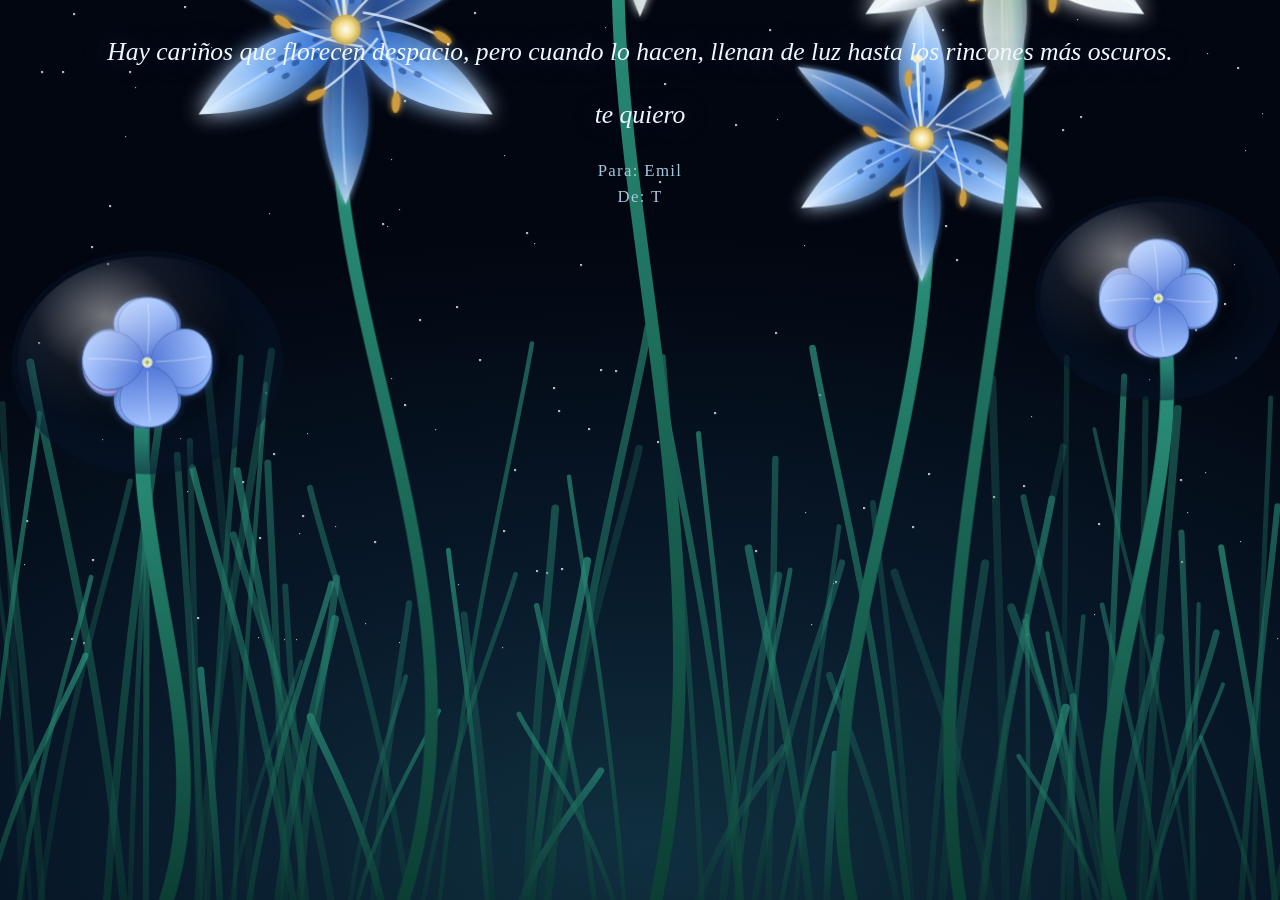
<file: emil/index.html>
<!DOCTYPE html>
<html lang="es">
<head>
<meta charset="UTF-8">
<meta name="viewport" content="width=device-width, initial-scale=1, viewport-fit=cover">
<title>Para Emil</title>
<style>
  *{margin:0;padding:0;box-sizing:border-box}

  body{
    min-height:100svh;
    background:radial-gradient(95% 68% at 50% 94%, #10303f 0%, #08192a 45%, #020610 100%);
    overflow:hidden;
    font-family:ui-serif, Georgia, "Times New Roman", serif;
  }
  .escena{position:relative;height:100svh;width:100%;overflow:hidden}
  .escena, svg.jardin{padding-bottom:env(safe-area-inset-bottom)}

  .estrella{position:absolute;border-radius:50%;background:#fff;will-change:transform,opacity;animation:titilar 5s ease-in-out infinite}
  @keyframes titilar{0%,100%{opacity:.12;transform:scale(.7)}50%{opacity:.85;transform:scale(1.25)}}

  .luz{
    position:absolute;width:3px;height:3px;border-radius:50%;
    background:#e2f2ff;box-shadow:0 0 10px 3px rgba(190,225,255,.5);
    opacity:0;will-change:transform,opacity;animation:flotar 13s ease-in-out infinite;
  }
  @keyframes flotar{
    0%{opacity:0;transform:translate(0,0)}
    15%{opacity:.8}70%{opacity:.35}
    100%{opacity:0;transform:translate(55px,-190px)}
  }

  svg.jardin{position:absolute;inset:0;width:100%;height:100%;display:block;z-index:1}

  .trazo{
    fill:none;stroke-linecap:round;
    stroke-dasharray:var(--l);stroke-dashoffset:var(--l);
    animation:dibujar 2.4s cubic-bezier(.22,.68,.24,1) forwards;
  }
  @keyframes dibujar{to{stroke-dashoffset:0}}

  .hoja{
    transform-box:fill-box;transform-origin:0% 50%;
    transform:scale(0);opacity:0;
    animation:desplegarHoja 1.2s cubic-bezier(.2,.9,.25,1) forwards;
  }
  @keyframes desplegarHoja{
    0%{transform:scale(.05) rotate(-16deg);opacity:0}
    60%{opacity:.95}
    100%{transform:scale(1) rotate(0);opacity:.95}
  }

  .planta{transform-box:view-box;will-change:transform;animation:mecer 8s ease-in-out infinite}
  @keyframes mecer{0%,100%{transform:rotate(-1deg)}50%{transform:rotate(1deg)}}

  /* pétalo de lirio: se abre y luego se recurva hacia atrás */
  .petalo{
    transform-box:fill-box;transform-origin:50% 100%;
    transform:rotate(calc(var(--a) * .25)) scale(.05);opacity:0;
    animation:abrirLirio 2.1s cubic-bezier(.16,.85,.24,1) forwards;
    animation-delay:var(--d);
  }
  @keyframes abrirLirio{
    0%{transform:rotate(calc(var(--a) * .25)) scale(.05) skewX(0deg);opacity:0}
    20%{opacity:1}
    55%{transform:rotate(calc(var(--a) * .95)) scale(.85) skewX(2deg)}
    100%{transform:rotate(var(--a)) scale(1) skewX(0deg);opacity:1}
  }

  .florcita{
    transform-box:fill-box;transform-origin:50% 50%;
    transform:scale(.05) rotate(-35deg);opacity:0;
    animation:abrirFlorcita 1.3s cubic-bezier(.2,1.3,.35,1) forwards;
    animation-delay:var(--d);
  }
  @keyframes abrirFlorcita{
    0%{transform:scale(.05) rotate(-35deg);opacity:0}
    100%{transform:scale(1) rotate(0);opacity:1}
  }

  .volumen{opacity:0;animation:aparecer 1.6s ease-out forwards;animation-delay:var(--d)}

  .corazon{
    transform-box:fill-box;transform-origin:50% 50%;transform:scale(0);
    animation:abrirCorazon 1.1s cubic-bezier(.2,1.5,.4,1) forwards;animation-delay:var(--d);
  }
  @keyframes abrirCorazon{to{transform:scale(1)}}

  .polen{
    transform-box:fill-box;transform-origin:50% 100%;opacity:0;
    animation:salirPolen 1.1s cubic-bezier(.2,.9,.3,1.1) forwards;animation-delay:var(--d);
  }
  @keyframes salirPolen{
    from{opacity:0;transform:rotate(var(--a)) scale(.15)}
    to{opacity:.95;transform:rotate(var(--a)) scale(1)}
  }

  .aura{
    transform-box:fill-box;transform-origin:50% 50%;opacity:0;
    will-change:transform,opacity;
    animation:respirar 6s ease-in-out infinite;animation-delay:var(--d);
  }
  @keyframes respirar{
    0%,100%{opacity:.14;transform:scale(.9)}
    50%{opacity:.36;transform:scale(1.14)}
  }

  /* chispas que suben de las flores */
  .chispa{
    will-change:transform,opacity;
    animation:subirChispa 4.5s ease-out infinite;
    animation-delay:var(--d);
    opacity:0;
  }
  @keyframes subirChispa{
    0%{opacity:0;transform:translateY(0) scale(.4)}
    12%{opacity:.95}
    75%{opacity:.5}
    100%{opacity:0;transform:translateY(-95px) scale(.15)}
  }

  /* "te quiero": mismo tamaño y estilo que el resto del texto */
  .tequiero{
    margin-top:1.4rem;
    font-size:clamp(1rem,3.7vw,1.6rem);
    line-height:1.6;
    font-style:italic;
    color:#eef8ff;
    text-shadow:0 0 30px rgba(150,205,255,.35);
    opacity:0;
    transform:translateY(18px);
    animation:emerger 2.6s cubic-bezier(.16,.7,.2,1) 5.6s forwards;
  }
  @keyframes emerger{
    0%{opacity:0;transform:translateY(18px)}
    100%{opacity:1;transform:translateY(0)}
  }

  .mensaje{
    position:absolute;
    left:env(safe-area-inset-left);right:env(safe-area-inset-right);
    top:calc(3.5vh + env(safe-area-inset-top));
    text-align:center;padding:0 8vw;color:#eef8ff;
    z-index:2;
  }
  .mensaje p{
    font-size:clamp(1rem,3.7vw,1.6rem);
    line-height:1.6;font-style:italic;opacity:0;
    text-shadow:0 0 30px rgba(150,205,255,.35);
    animation:aparecer 3s ease-out 3.6s forwards;
  }
  .firma{
    margin-top:1.6rem;
    font-size:clamp(.85rem,2.9vw,1.05rem);
    color:#a6c8dd;letter-spacing:.08em;opacity:0;
    animation:aparecer 2.4s ease-out 7.6s forwards;
  }
  .firma span{display:block;margin-top:.35rem}
  @keyframes aparecer{to{opacity:1}}

  @media (prefers-reduced-motion: reduce){
    *{animation-duration:.01ms !important;animation-iteration-count:1 !important}
    .trazo{stroke-dashoffset:0}
    .petalo{transform:rotate(var(--a));opacity:1}
    .florcita{transform:scale(1);opacity:1}
    .hoja{transform:scale(1);opacity:.95}
    .corazon{transform:scale(1)}
    .mensaje p,.firma,.volumen{opacity:1}
    .tequiero{opacity:1;transform:none;filter:none}
  }
</style>
</head>
<body>
<div class="escena">

  <div class="mensaje">
    <p>Hay cariños que florecen despacio, pero cuando lo hacen, llenan de luz hasta los rincones más oscuros.</p>
    <div class="tequiero">te quiero</div>
    <div class="firma">
      Para: Emil
      <span>De: T</span>
    </div>
  </div>

  <svg class="jardin" viewBox="0 0 400 560" preserveAspectRatio="xMidYMax slice" aria-label="Lirios y hortensias en la noche">
    <defs>
      <!-- lirio blanco -->
      <linearGradient id="lirioBlanco" x1="0" y1="1" x2="0" y2="0">
        <stop offset="0%"  stop-color="#cfe9b8"/>
        <stop offset="14%" stop-color="#f0f8e6"/>
        <stop offset="55%" stop-color="#ffffff"/>
        <stop offset="100%" stop-color="#f1fbff"/>
      </linearGradient>
      <linearGradient id="lirioBlancoFondo" x1="0" y1="1" x2="0" y2="0">
        <stop offset="0%" stop-color="#9dbf9a"/>
        <stop offset="60%" stop-color="#dbe9e4"/>
        <stop offset="100%" stop-color="#eef7f6"/>
      </linearGradient>
      <!-- lirio azul -->
      <linearGradient id="lirioAzul" x1="0" y1="1" x2="0" y2="0">
        <stop offset="0%"  stop-color="#1b47a8"/>
        <stop offset="20%" stop-color="#3f7ede"/>
        <stop offset="62%" stop-color="#9ac8ff"/>
        <stop offset="100%" stop-color="#eaf5ff"/>
      </linearGradient>
      <linearGradient id="lirioAzulFondo" x1="0" y1="1" x2="0" y2="0">
        <stop offset="0%" stop-color="#12327c"/>
        <stop offset="70%" stop-color="#5d94dc"/>
        <stop offset="100%" stop-color="#c6def8"/>
      </linearGradient>
      <!-- sombra lateral del pétalo -->
      <linearGradient id="sombraPetalo" x1="0" y1="0" x2="1" y2="0">
        <stop offset="0%" stop-color="#1d3a5c" stop-opacity=".38"/>
        <stop offset="45%" stop-color="#1d3a5c" stop-opacity="0"/>
        <stop offset="100%" stop-color="#ffffff" stop-opacity=".22"/>
      </linearGradient>

      <linearGradient id="gTallo" x1="0" y1="1" x2="0" y2="0">
        <stop offset="0%" stop-color="#0c3f34"/>
        <stop offset="100%" stop-color="#2f9d84"/>
      </linearGradient>
      <linearGradient id="gHoja" x1="0" y1="0" x2="1" y2="1">
        <stop offset="0%" stop-color="#2e9b80"/>
        <stop offset="100%" stop-color="#0d4136"/>
      </linearGradient>
      <radialGradient id="gCentro">
        <stop offset="0%" stop-color="#fffdf0"/>
        <stop offset="55%" stop-color="#f2dd8e"/>
        <stop offset="100%" stop-color="#c9a94f"/>
      </radialGradient>
      <radialGradient id="auraBlanca">
        <stop offset="0%" stop-color="#dbfff7" stop-opacity=".8"/>
        <stop offset="100%" stop-color="#dbfff7" stop-opacity="0"/>
      </radialGradient>
      <radialGradient id="auraAzul">
        <stop offset="0%" stop-color="#8ec4ff" stop-opacity=".8"/>
        <stop offset="100%" stop-color="#8ec4ff" stop-opacity="0"/>
      </radialGradient>
      <!-- volumen de la hortensia -->
      <radialGradient id="domoLuz" cx="34%" cy="28%">
        <stop offset="0%" stop-color="#ffffff" stop-opacity=".45"/>
        <stop offset="55%" stop-color="#ffffff" stop-opacity=".06"/>
        <stop offset="100%" stop-color="#ffffff" stop-opacity="0"/>
      </radialGradient>
      <radialGradient id="domoSombra" cx="50%" cy="50%">
        <stop offset="55%" stop-color="#0a1f3d" stop-opacity="0"/>
        <stop offset="100%" stop-color="#07142b" stop-opacity=".5"/>
      </radialGradient>

      <filter id="glow" x="-90%" y="-90%" width="280%" height="280%">
        <feGaussianBlur stdDeviation="4.5" result="b"/>
        <feMerge><feMergeNode in="b"/><feMergeNode in="SourceGraphic"/></feMerge>
      </filter>
      <filter id="glowSuave" x="-60%" y="-60%" width="220%" height="220%">
        <feGaussianBlur stdDeviation="1.5" result="b"/>
        <feMerge><feMergeNode in="b"/><feMergeNode in="SourceGraphic"/></feMerge>
      </filter>
    </defs>

    <g id="hierba"></g>
    <g id="plantas"></g>
    <g id="chispas"></g>
  </svg>
</div>

<script>
const escena = document.querySelector('.escena');
const NS = 'http://www.w3.org/2000/svg';
const el = (t, a = {}) => { const n = document.createElementNS(NS, t); for (const k in a) n.setAttribute(k, a[k]); return n; };
const rnd = (a, b) => a + Math.random() * (b - a);
const SUELO = 560;

/* estrellas y luciérnagas */
for (let i = 0; i < 120; i++) {
  const s = document.createElement('div'); s.className = 'estrella';
  const t = rnd(1, 2.4);
  s.style.cssText = `left:${rnd(0,100)}%;top:${rnd(0,72)}%;width:${t}px;height:${t}px;animation-delay:${rnd(0,5).toFixed(2)}s`;
  escena.appendChild(s);
}
for (let i = 0; i < 16; i++) {
  const l = document.createElement('div'); l.className = 'luz';
  l.style.cssText = `left:${rnd(2,98)}%;top:${rnd(45,88)}%;animation-delay:${rnd(0,13).toFixed(2)}s`;
  escena.appendChild(l);
}

/* hierba */
const hierba = document.querySelector('#hierba');
for (let i = 0; i < 90; i++) {
  const x = rnd(-10, 410), h = rnd(35, 180), c = rnd(-32, 32);
  const p = el('path', {
    d: `M${x},${SUELO} C ${x + c * .3},${SUELO - h * .5} ${x + c * .8},${SUELO - h * .8} ${x + c},${SUELO - h}`,
    stroke: 'url(#gTallo)', 'stroke-width': rnd(1.2, 2.6).toFixed(1),
    opacity: rnd(.2, .68).toFixed(2), class: 'trazo'
  });
  p.style.setProperty('--l', h + 40);
  p.style.animationDelay = rnd(0, 1).toFixed(2) + 's';
  p.style.animationDuration = rnd(1.4, 2.2).toFixed(2) + 's';
  hierba.appendChild(p);
}

/* ---------------- LIRIO ---------------- */
/* tépalo estrecho, de punta afilada y borde ondulado, como el del lirio real */
const D_TEPALO_INT = 'M0,0 C 7,-10 12,-22 11,-36 C 10,-48 5,-58 0,-68 C -5,-58 -10,-48 -11,-36 C -12,-22 -7,-10 0,0 Z';
const D_TEPALO_EXT = 'M0,0 C 6,-10 10,-22 9,-38 C 8,-50 4,-60 0,-70 C -4,-60 -8,-50 -9,-38 C -10,-22 -6,-10 0,0 Z';

function tepalo(d, fill, azul, conPecas) {
  const g = el('g', { class: 'petalo' });
  g.appendChild(el('path', { d, fill }));
  g.appendChild(el('path', { d, fill: 'url(#sombraPetalo)' }));
  // nervadura central
  g.appendChild(el('path', {
    d: 'M0,-4 C 1.5,-20 1.5,-42 0,-62',
    stroke: azul ? '#dcecff' : '#e7f3e2', 'stroke-width': .9, fill: 'none', opacity: .55
  }));
  // pecas cerca de la garganta, como los lirios
  if (conPecas) {
    const pecas = [[2.5,-12],[-3,-16],[4,-20],[-1.5,-24],[3,-28],[-4,-30],[1,-34]];
    pecas.forEach(([x, y]) => g.appendChild(el('ellipse', {
      cx: x, cy: y, rx: 1.1, ry: 1.7, fill: azul ? '#123a7e' : '#c98a63', opacity: .55
    })));
  }
  return g;
}

function lirio(cx, cy, s, retraso, azul) {
  const g = el('g', { transform: `translate(${cx},${cy}) scale(${s})` });

  const aura = el('circle', { r: 78, fill: azul ? 'url(#auraAzul)' : 'url(#auraBlanca)', class: 'aura' });
  aura.style.setProperty('--d', retraso + 's');
  g.appendChild(aura);

  // 3 tépalos externos (sépalos), más estrechos y por detrás
  const atras = el('g', { filter: 'url(#glowSuave)', opacity: .92 });
  for (let i = 0; i < 3; i++) {
    const a = i * 120 + 60;
    const p = tepalo(D_TEPALO_EXT, azul ? 'url(#lirioAzulFondo)' : 'url(#lirioBlancoFondo)', azul, false);
    p.style.setProperty('--a', a + 'deg');
    p.style.setProperty('--d', (retraso + i * .1) + 's');
    atras.appendChild(p);
  }
  g.appendChild(atras);

  // 3 tépalos internos, anchos y con pecas
  const frente = el('g', { filter: 'url(#glow)' });
  for (let i = 0; i < 3; i++) {
    const a = i * 120;
    const p = tepalo(D_TEPALO_INT, azul ? 'url(#lirioAzul)' : 'url(#lirioBlanco)', azul, true);
    p.style.setProperty('--a', a + 'deg');
    p.style.setProperty('--d', (retraso + .35 + i * .11) + 's');
    frente.appendChild(p);
  }
  g.appendChild(frente);

  // 6 estambres largos y curvos + anteras alargadas
  const est = el('g');
  for (let i = 0; i < 6; i++) {
    const a = i * 60 + 30;
    const t = el('g', { class: 'polen' });
    t.style.setProperty('--a', a + 'deg');
    t.style.setProperty('--d', (retraso + 1.25 + i * .05) + 's');
    t.appendChild(el('path', {
      d: 'M0,0 C 2,-12 5,-22 9,-30', stroke: azul ? '#dcecff' : '#f3eddc',
      'stroke-width': 1, fill: 'none', opacity: .9
    }));
    t.appendChild(el('ellipse', {
      cx: 10, cy: -32, rx: 1.7, ry: 4.2, fill: '#d9a441',
      transform: 'rotate(34 10 -32)', filter: 'url(#glowSuave)'
    }));
    est.appendChild(t);
  }
  g.appendChild(est);

  // pistilo
  const pist = el('g', { class: 'polen' });
  pist.style.setProperty('--a', '0deg');
  pist.style.setProperty('--d', (retraso + 1.35) + 's');
  pist.appendChild(el('path', { d: 'M0,0 C -1,-14 -2,-28 -2,-38', stroke: '#eaf6ee', 'stroke-width': 1.4, fill: 'none' }));
  pist.appendChild(el('ellipse', { cx: -2, cy: -39, rx: 2.6, ry: 2, fill: '#fff2c2' }));
  g.appendChild(pist);

  // garganta
  const c = el('circle', { r: 6, fill: 'url(#gCentro)', class: 'corazon', filter: 'url(#glow)' });
  c.style.setProperty('--d', (retraso + 1.1) + 's');
  g.appendChild(c);
  return g;
}

/* ---------------- HORTENSIA ---------------- */
/* sépalo ancho y ovalado: la hortensia no tiene pétalos finos, tiene 4 sépalos que se solapan */
const D_SEPALO = 'M0,-1 C 5,-2 9.5,-6 10,-12.5 C 10.4,-18 5.5,-22 0,-22 C -5.5,-22 -10.4,-18 -10,-12.5 C -9.5,-6 -5,-2 0,-1 Z';

function florcita(x, y, tam, giro, colorA, colorB, retraso, idx) {
  const g = el('g', { transform: `translate(${x},${y}) scale(${tam}) rotate(${giro})`, class: 'florcita' });
  g.style.setProperty('--d', retraso + 's');
  const grad = 'sep' + idx;
  const lg = el('linearGradient', { id: grad, x1: '0', y1: '1', x2: '0', y2: '0' });
  lg.appendChild(el('stop', { offset: '0%', 'stop-color': colorA }));
  lg.appendChild(el('stop', { offset: '100%', 'stop-color': colorB }));
  g.appendChild(lg);
  for (let i = 0; i < 4; i++) {
    const rot = i * 90 + rnd(-6, 6);
    const s = el('path', {
      d: D_SEPALO, fill: `url(#${grad})`, transform: `rotate(${rot})`,
      stroke: '#33508f', 'stroke-width': .35, 'stroke-opacity': .45
    });
    g.appendChild(s);
    g.appendChild(el('path', {
      d: 'M0,-3 C .5,-9 .5,-15 0,-20', transform: `rotate(${rot})`,
      stroke: '#ffffff', 'stroke-width': .5, 'stroke-opacity': .3, fill: 'none'
    }));
  }
  g.appendChild(el('circle', { r: 1.8, fill: '#e9f0c9', opacity: .85 }));
  g.appendChild(el('circle', { r: .7, fill: '#8fa64a', opacity: .8 }));
  return g;
}

const PALETA = [
  ['#3c63c9', '#8fb8ff'], ['#4a70d6', '#a6c6ff'], ['#5a63c4', '#b3b6ff'],
  ['#3f7ad2', '#9fd0ff'], ['#6a63bd', '#c0b7f5'], ['#3559b8', '#87aef7']
];

function hortensia(cx, cy, s, retraso) {
  const g = el('g', { transform: `translate(${cx},${cy}) scale(${s})` });

  const aura = el('circle', { r: 60, fill: 'url(#auraAzul)', class: 'aura' });
  aura.style.setProperty('--d', retraso + 's');
  g.appendChild(aura);

  // capa de fondo, más oscura: da profundidad al ramillete
  const capas = [
    { n: 22, r: 40, esc: .78, op: .55, sombra: true, retra: 0 },
    { n: 30, r: 34, esc: .95, op: 1, sombra: false, retra: .25 },
    { n: 16, r: 20, esc: 1.08, op: 1, sombra: false, retra: .5 }
  ];
  const phi = Math.PI * (3 - Math.sqrt(5));
  let idx = 0;
  capas.forEach((capa, ci) => {
    const cg = el('g', { opacity: capa.op, filter: ci === 0 ? 'url(#glowSuave)' : null });
    for (let i = 0; i < capa.n; i++) {
      const r = capa.r * Math.sqrt((i + .5) / capa.n);
      const a = (idx) * phi;
      const x = Math.cos(a) * r, y = Math.sin(a) * r * .78 - ci * 3;
      const pal = PALETA[idx % PALETA.length];
      const colA = capa.sombra ? '#1e3a86' : pal[0];
      const colB = capa.sombra ? '#4d6cb8' : pal[1];
      cg.appendChild(florcita(x, y, capa.esc * rnd(.88, 1.08), rnd(0, 90), colA, colB,
        retraso + capa.retra + (r / capa.r) * .7 + rnd(0, .2), idx));
      idx++;
    }
    g.appendChild(cg);
  });

  // volumen: luz arriba-izquierda y sombra en el borde
  const vol = el('g', { class: 'volumen' });
  vol.style.setProperty('--d', (retraso + 1.2) + 's');
  vol.appendChild(el('ellipse', { rx: 46, ry: 38, fill: 'url(#domoSombra)' }));
  vol.appendChild(el('ellipse', { rx: 44, ry: 36, fill: 'url(#domoLuz)' }));
  g.appendChild(vol);
  return g;
}

/* hoja: dentada para la hortensia, lisa y lanceolada para el lirio */
function hoja(x, y, rot, tam, retraso, dentada) {
  const g = el('g', { transform: `translate(${x},${y}) rotate(${rot}) scale(${tam})`, class: 'hoja' });
  g.style.animationDelay = retraso + 's';
  const d = dentada
    ? 'M0,0 C 10,-13 22,-19 32,-16 C 30,-11 36,-13 40,-9 C 37,-6 43,-7 46,-3 C 40,8 20,14 0,0 Z'
    : 'M0,0 C 12,-12 38,-15 56,-2 C 38,11 12,13 0,0 Z';
  g.appendChild(el('path', { d, fill: 'url(#gHoja)' }));
  g.appendChild(el('path', { d: 'M2,0 C 18,-2 36,-3 50,-3', stroke: '#68d3b4', 'stroke-width': .8, fill: 'none', opacity: .45 }));
  return g;
}

/* ---------------- jardín ---------------- */
const plantas = document.querySelector('#plantas');
const chispas = document.querySelector('#chispas');

const DISENO = [
  { tipo: 'hortensia', bx: 52,  by: SUELO, fx: 46,  fy: 392, s: .92, d: 3.1, cur: [70, 505, 36, 448], grosor: 4.6 },
  { tipo: 'hortensia', bx: 350, by: SUELO, fx: 362, fy: 372, s: .84, d: 3.4, cur: [332, 505, 376, 432], grosor: 4.4 },
  { tipo: 'azul',      bx: 126, by: SUELO, fx: 108, fy: 288, s: .78, d: 2.5, cur: [158, 462, 92, 366] },
  { tipo: 'blanco',    bx: 205, by: SUELO, fx: 200, fy: 214, s: 1,   d: 2.1, cur: [232, 432, 174, 306] },
  { tipo: 'azul',      bx: 266, by: SUELO, fx: 288, fy: 322, s: .64, d: 2.9, cur: [250, 486, 300, 400] },
  { tipo: 'blanco',    bx: 300, by: SUELO, fx: 314, fy: 258, s: .74, d: 2.75, cur: [284, 458, 332, 338] }
];

DISENO.forEach((f, idx) => {
  const g = el('g', { class: 'planta' });
  g.style.transformOrigin = `${f.bx}px ${f.by}px`;
  g.style.animationDelay = `-${idx * 1.6}s`;
  g.style.animationDuration = `${8 + (idx % 3)}s`;

  const d = `M${f.bx},${f.by} C ${f.cur[0]},${f.cur[1]} ${f.cur[2]},${f.cur[3]} ${f.fx},${f.fy}`;
  const tallo = el('path', { d, stroke: 'url(#gTallo)', 'stroke-width': f.grosor || 4, class: 'trazo' });
  g.appendChild(tallo);

  requestAnimationFrame(() => {
    const L = tallo.getTotalLength();
    tallo.style.setProperty('--l', L);
    tallo.style.animationDelay = (idx * .14) + 's';

    const esHortensia = f.tipo === 'hortensia';
    [0.38, 0.66].forEach((t, i) => {
      const pt = tallo.getPointAtLength(L * t);
      g.appendChild(hoja(pt.x, pt.y, i === 0 ? -18 : 162, (0.9 - i * .18) * (f.s + .2), f.d - .9 + i * .3, esHortensia));
    });

    g.appendChild(esHortensia ? hortensia(f.fx, f.fy, f.s, f.d) : lirio(f.fx, f.fy, f.s, f.d, f.tipo === 'azul'));
  });

  plantas.appendChild(g);

  // chispas que suben desde el corazón de cada flor
  for (let i = 0; i < 5; i++) {
    const c = el('circle', {
      cx: f.fx + rnd(-14, 14), cy: f.fy + rnd(-8, 8),
      r: rnd(.9, 1.8).toFixed(2),
      fill: f.tipo === 'blanco' ? '#fff8dc' : '#cfe6ff',
      class: 'chispa', filter: 'url(#glowSuave)'
    });
    c.style.setProperty('--d', (f.d + 1.8 + rnd(0, 4)).toFixed(2) + 's');
    chispas.appendChild(c);
  }
});
</script>
</body>
</html>
</file>
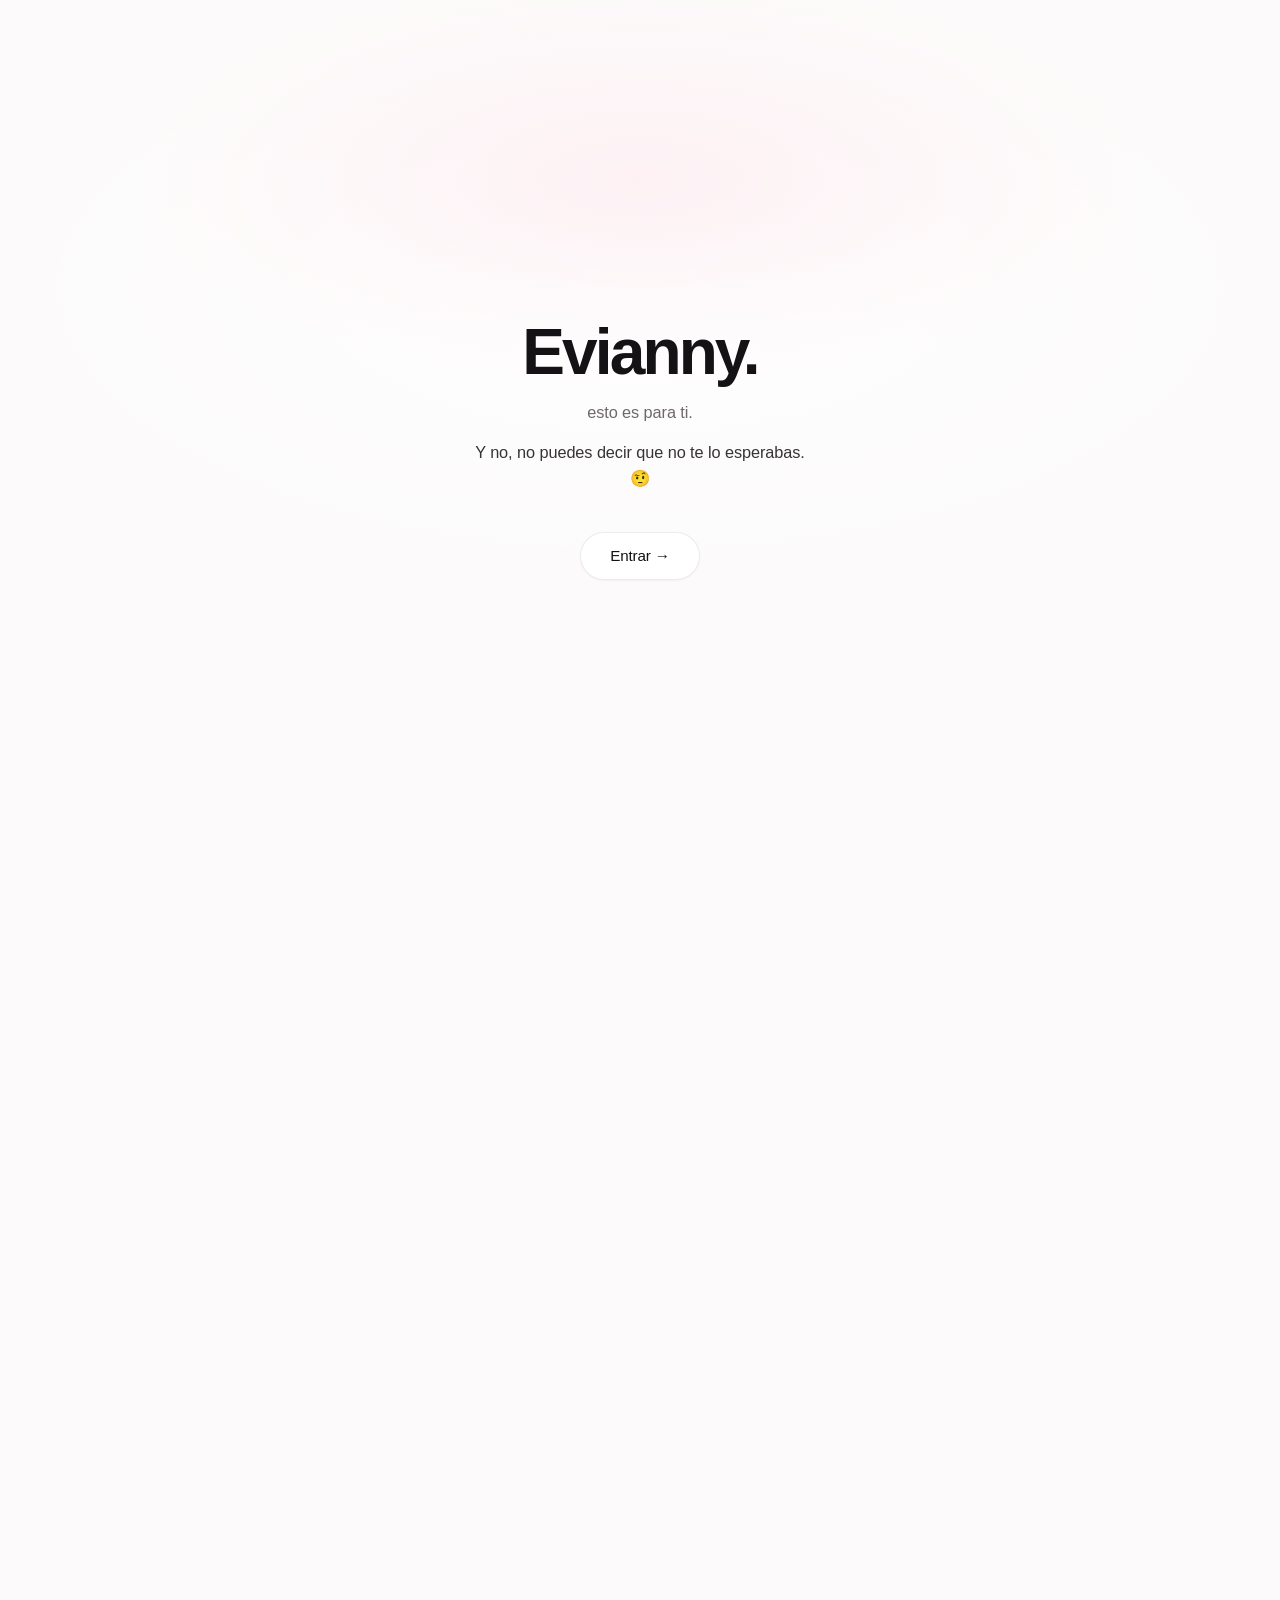
<file: evianny/index.html>
<!DOCTYPE html>
<html lang="es">
<head>
<meta charset="UTF-8">
<meta name="viewport" content="width=device-width, initial-scale=1, viewport-fit=cover">
<meta name="theme-color" content="#FBFBFA">
<meta name="description" content="Un pequeño regalo digital para Evianny.">
<title>EVIANNY.EXE</title>
<link rel="stylesheet" href="estilos.css">
</head>
<body>

<div class="progreso" aria-hidden="true"><span class="progreso__hilo" id="progresoHilo"></span></div>

<!-- ============ 01 · INTRO ============ -->
<section class="intro" id="intro">
  <h1 class="intro__nombre">Evianny.</h1>
  <p class="intro__linea intro__linea--1">esto es para ti.</p>
  <p class="intro__linea intro__linea--2">Y no, no puedes decir que no te lo esperabas. 🤨</p>
  <button class="btn" id="entrar" type="button">Entrar →</button>
</section>

<main class="cuerpo" id="cuerpo" aria-hidden="true">

  <!-- ============ 02 · MENSAJE INICIAL ============ -->
  <section class="seccion" id="s-apertura">
    <p class="eyebrow rev">Antes que nada…</p>
    <h2 class="titulo rev" id="tituloApertura" style="--i:1">
      Evi, hice esto porque a veces uno se acostumbra tanto a tener a ciertas personas cerca
      que se olvida de decirles cuánto las aprecia.
    </h2>
    <p class="cierre rev" style="--i:2">Y tú eres de esas personas.</p>
    <p class="rev" style="--i:3;margin-top:2.4rem">
      <button class="btn btn--fantasma" id="sigue" type="button">sigue ↓</button>
    </p>
  </section>

  <!-- ============ 03 · TÚ Y YO ============ -->
  <section class="seccion" id="s-tuyyo">
    <p class="eyebrow rev">01 · nosotros</p>
    <h2 class="titulo rev" style="--i:1">Tú y yo somos…</h2>
    <div class="nube" id="nube"></div>
    <p class="cierre rev">y, de alguna manera, funciona perfectamente.</p>
  </section>

  <!-- ============ 04 · COSAS QUE ME ENCANTAN ============ -->
  <section class="seccion" id="s-encantan">
    <p class="eyebrow rev">02 · tú</p>
    <h2 class="titulo rev" style="--i:1">Cosas que me encantan de ti.</h2>
    <p class="ayuda rev" style="--i:2">Toca para abrir</p>
    <div class="lista-tarjetas" id="encantan"></div>
  </section>

  <!-- ============ 05 · PRUEBAS ============ -->
  <section class="seccion" id="s-pruebas">
    <p class="eyebrow rev">03 · el expediente</p>
    <h2 class="titulo rev" style="--i:1">Pruebas de que esta amistad está fuera de control.</h2>
    <div class="linea-tiempo" id="hitos"></div>
    <p class="cierre rev">creo que ya no hay vuelta atrás.</p>
  </section>

  <!-- ============ 06 · EVIANNY.EXE ============ -->
  <section class="seccion" id="s-exe">
    <p class="eyebrow rev">04 · el sistema</p>
    <h2 class="titulo rev" style="--i:1">EVIANNY.EXE</h2>
    <p class="parrafo rev" style="--i:2">sistema de amistad instalado correctamente.</p>

    <div class="exe" id="panelExe">
      <div class="exe__barra" aria-hidden="true">
        <span class="exe__punto"></span><span class="exe__punto"></span><span class="exe__punto"></span>
        <span class="exe__ruta">~/amistad/evianny.exe</span>
      </div>

      <div class="exe__panel">
        <div class="exe__estado">
          <span class="exe__clave">Estado</span>
          <span class="exe__valor exe__valor--ok">EN LÍNEA ✓</span>
        </div>
        <div class="exe__estado">
          <span class="exe__clave">Nivel de amistad</span>
          <span class="exe__valor exe__valor--inf">∞</span>
        </div>

        <div id="medidores"></div>

        <div class="exe__consola">
          <div class="exe__salida" id="salidaExe" role="status" aria-live="polite"></div>
          <button class="btn" id="ejecutar" type="button">▶ Ejecutar Evianny.exe</button>
        </div>
      </div>
    </div>
  </section>

  <!-- ============ 07 · KIT DE EMERGENCIA ============ -->
  <section class="seccion" id="s-kit">
    <p class="eyebrow rev">05 · emergencias</p>
    <h2 class="titulo rev" style="--i:1">Kit de emergencia para Evianny.</h2>
    <p class="parrafo rev" style="--i:2">abrir solamente cuando sea necesario.</p>
    <p class="ayuda rev" style="--i:3">Toca el que necesites</p>
    <div class="kit" id="kit"></div>
  </section>

  <!-- ============ 08 · RECUERDOS ============ -->
  <section class="seccion" id="s-recuerdos">
    <p class="eyebrow rev">06 · lo pequeño</p>
    <h2 class="titulo rev" style="--i:1">Pequeñas cosas que terminan significando mucho.</h2>
    <div class="capsulas" id="recuerdos"></div>
  </section>

  <!-- ============ 09 · SECCIÓN OSCURA ============ -->
  <div class="oscura">
    <section class="seccion" id="s-especial">
      <p class="oscura__nombre rev">Evi…</p>
      <p class="rev" style="--i:1">Una última cosa.</p>
      <p class="rev" style="--i:3">Pase lo que pase y cambie lo que cambie…</p>
      <p class="rev" style="--i:5">espero que siempre haya un lugar donde podamos hablar
        como si no hubiera pasado el tiempo.</p>
      <p class="remate rev" style="--i:7">Porque amistades así no aparecen todos los días.</p>
    </section>
  </div>

  <!-- ============ 10 · MENSAJE FINAL ============ -->
  <section class="seccion seccion--holgada" id="s-final">
    <p class="eyebrow rev">07 · lo que te quería decir</p>
    <p class="parrafo rev" style="--i:1">Evi, no sé en qué momento te volviste una persona tan
      importante para mí, pero me alegra muchísimo que haya pasado.</p>
    <p class="parrafo rev" style="--i:2">Gracias por cada conversación, cada risa, cada consejo y cada
      estupidez. Y por confiarme tantas cosas.</p>
    <p class="parrafo rev" style="--i:3">Espero que sigamos así: hablando de lo que sea y pasando de lo
      serio a la risa en segundos.</p>

    <p class="final__grande rev" style="--i:4">Te quiero muchísimo, mi Evi. 🩶</p>

    <div class="final__beats">
      <p class="rev" style="--i:6">Y sí…</p>
      <p class="rev" style="--i:7">tienes suerte de tenerme.</p>
      <p class="rev" style="--i:8">no acepto reclamos. 🤣</p>
    </div>
  </section>

  <!-- ============ 11 · GUARDAR ============ -->
  <section class="seccion guardar" id="s-guardar">
    <button class="btn rev" id="guardar" type="button">Guardar esta amistad →</button>
  </section>

</main>

<!-- ============ TARJETA FINAL ============ -->
<div class="escena-tarjeta" id="escenaTarjeta" aria-hidden="true">
  <div class="tarjeta-final" role="dialog" aria-label="Tarjeta de amistad">
    <p class="tarjeta-final__marca">EVIANNY.EXE</p>
    <div class="tarjeta-final__regla"></div>
    <p class="tarjeta-final__clave">Estado de la amistad</p>
    <p class="tarjeta-final__valor">∞ ACTIVA</p>
    <p class="tarjeta-final__frase">“Hay personas que simplemente se vuelven casa.”</p>
    <p class="tarjeta-final__firma">— Tommy</p>
    <button class="btn btn--tenue" id="reiniciar" type="button">Volver a empezar</button>
  </div>
</div>

<script src="guion.js"></script>
</body>
</html>
</file>
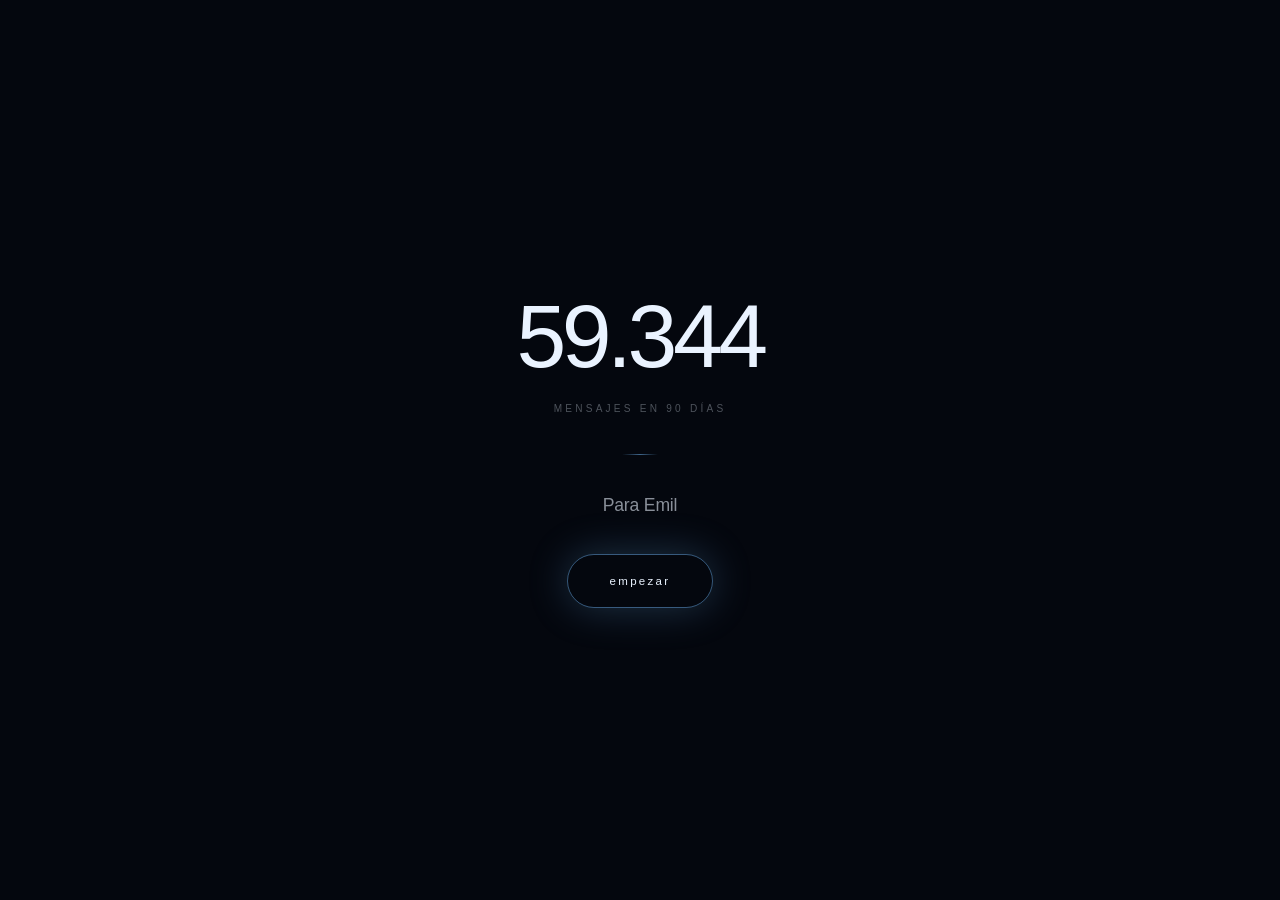
<file: emil/90-dias/index.html>
<!DOCTYPE html>
<html lang="es">
<head>
<meta charset="utf-8">
<meta name="viewport" content="width=device-width, initial-scale=1, viewport-fit=cover">
<meta name="theme-color" content="#04070E">
<title>59.344</title>
<style>
/* Tipografía del sistema: en iPhone y en Mac esto ES San Francisco, la de
   Apple. No se incrusta nada — ni 51 KB de descarga ni el parpadeo de la
   letra cambiando al cargar — y se ve exactamente como una app suya. */

/* ============================================================
   59.344 — 90 días de conversación, un punto por mensaje.
   Las cifras salen del export real del chat. El 19 de septiembre
   tiene su propio momento: es el único silencio largo que hay,
   y es el día que se vieron.
   ============================================================ */
:root{
  --negro:#04070E;
  --tinta:#EAF3FF;
  --azul:#6FB4F2;
  --azulclaro:#A8D4FF;
  --humo:rgba(234,243,255,.58);
  --tenue:rgba(234,243,255,.32);
  --sf:-apple-system,BlinkMacSystemFont,"SF Pro Display","SF Pro Text",
       "Helvetica Neue",Helvetica,Arial,sans-serif;
}
*{box-sizing:border-box;margin:0;padding:0}
html,body{height:100%;overflow:hidden;background:var(--negro)}
body{
  color:var(--tinta);font-family:var(--sf);font-weight:300;
  /* la pieza es casi toda números: cifras altas, pase lo que pase */
  font-variant-numeric:lining-nums;
  -webkit-font-smoothing:antialiased;-webkit-tap-highlight-color:transparent;
  overscroll-behavior:none;
}
#lienzo{position:fixed;inset:0;width:100%;height:100%;display:block;z-index:1}

/* el aire azul del fondo */
#aire{
  position:fixed;inset:0;z-index:2;pointer-events:none;
  background:radial-gradient(70% 48% at 50% 44%, rgba(70,140,220,.16) 0%, rgba(70,140,220,0) 72%);
  opacity:0;transition:opacity 3s ease;
}
body.vivo #aire{opacity:1}
#marco{
  position:fixed;inset:0;z-index:3;pointer-events:none;
  background:radial-gradient(128% 90% at 50% 46%, rgba(4,7,14,0) 44%, rgba(4,7,14,.82) 100%);
}
#pieNegro{
  position:fixed;left:0;right:0;bottom:0;height:50vh;z-index:4;pointer-events:none;
  background:linear-gradient(180deg,rgba(4,7,14,0) 0%,rgba(4,7,14,.72) 44%,rgba(4,7,14,.94) 100%);
  opacity:0;transition:opacity 2s ease;
}
body.vivo #pieNegro{opacity:1}

/* ---------------- texto ---------------- */
#capa{
  position:fixed;inset:0;z-index:5;
  display:flex;align-items:center;justify-content:center;
  padding:calc(8vh + env(safe-area-inset-top)) 7vw calc(8vh + env(safe-area-inset-bottom));
  pointer-events:none;text-align:center;
}
.bloque{
  position:absolute;width:100%;max-width:31rem;
  opacity:0;visibility:hidden;
  transition:opacity .5s ease,visibility .5s;
}
.bloque.vivo{opacity:1;visibility:visible;transition:opacity 1.3s ease,visibility 1.3s}
.bloque[data-en]{transform:translateY(29vh)}
/* el cierre va en el centro: para entonces la pantalla está vacía */
.bloque.centro{transform:none}
@media (max-height:700px){ .bloque[data-en]{transform:translateY(26vh)} }

.frase{
  font-family:var(--sf);font-weight:300;
  font-size:clamp(1.3rem,5vw,1.72rem);
  line-height:1.5;letter-spacing:-.016em;text-wrap:balance;
  text-shadow:0 2px 36px rgba(4,7,14,.9),0 0 80px rgba(4,7,14,.7);
}
.frase + .frase{margin-top:.62em}
.frase.suave{color:var(--humo);font-weight:300}
.frase.cita{color:var(--azulclaro);font-weight:400}
.frase.fecha{margin-top:2.2rem;font-size:.63rem;font-weight:500;letter-spacing:.32em;color:var(--tenue)}
.frase.grande{
  font-size:clamp(2rem,7.6vw,2.7rem);font-weight:200;
  letter-spacing:-.035em;line-height:1.14;
}

/* ---------------- portada ---------------- */
#portada{pointer-events:auto;transition:opacity 1.3s ease,visibility 1.3s}
#portada .cifra{
  font-family:var(--sf);font-weight:200;
  font-size:clamp(3.4rem,16vw,5.6rem);line-height:1;letter-spacing:-.05em;
}
#portada .bajo{
  margin-top:1.3rem;font-size:.63rem;font-weight:500;
  letter-spacing:.32em;color:var(--tenue);
}
/* un filete finísimo: el gesto de que esto viene envuelto */
#portada .filete{
  width:2.2rem;height:1px;margin:2.5rem auto 0;
  background:linear-gradient(90deg,rgba(111,180,242,0),rgba(111,180,242,.55),rgba(111,180,242,0));
}
#portada .para{
  margin-top:2.5rem;font-size:clamp(.98rem,4vw,1.1rem);
  font-weight:300;color:var(--humo);letter-spacing:-.01em;
}
#empezar{
  margin-top:2.4rem;font-family:var(--sf);font-size:.72rem;font-weight:500;letter-spacing:.2em;
  color:var(--tinta);background:transparent;
  border:1px solid rgba(111,180,242,.42);border-radius:999px;
  padding:1.1rem 2.6rem;min-height:54px;cursor:pointer;position:relative;
  transition:border-color .5s,background .5s,transform .3s;
}
#empezar::after{
  content:"";position:absolute;inset:0;border-radius:999px;
  box-shadow:0 0 42px rgba(111,180,242,.26);animation:pulso 4.5s ease-in-out infinite;
}
@keyframes pulso{0%,100%{opacity:.3}50%{opacity:1}}
#empezar:hover,#empezar:focus-visible{border-color:var(--azul);background:rgba(111,180,242,.08)}
#empezar:active{transform:scale(.985)}

/* ---------------- pista ---------------- */
#pista{
  position:fixed;left:0;right:0;z-index:7;
  bottom:calc(1.8rem + env(safe-area-inset-bottom));
  text-align:center;pointer-events:none;opacity:0;transition:opacity .9s ease;
}
body.tocable #pista{opacity:1}
#pista span{
  font-size:.6rem;font-weight:500;letter-spacing:.28em;color:var(--tenue);
  animation:respirar 2.8s ease-in-out infinite;
}
@keyframes respirar{0%,100%{opacity:.45}50%{opacity:1}}

#sonido{
  position:fixed;z-index:9;
  top:calc(1rem + env(safe-area-inset-top));right:calc(1rem + env(safe-area-inset-right));
  width:2.3rem;height:2.3rem;border-radius:50%;
  display:none;align-items:center;justify-content:center;
  border:1px solid rgba(234,243,255,.12);background:rgba(234,243,255,.04);
  -webkit-backdrop-filter:blur(10px);backdrop-filter:blur(10px);
  color:var(--tenue);cursor:pointer;transition:color .4s,border-color .4s;
}
#sonido.visible{display:flex}
#sonido.on{color:var(--azul);border-color:rgba(111,180,242,.35)}
#sonido svg{width:.95rem;height:.95rem}
#sonido .tachado{display:none}
#sonido:not(.on) .onda{display:none}
#sonido:not(.on) .tachado{display:block}

:focus-visible{outline:1px solid rgba(111,180,242,.8);outline-offset:5px}

@media (prefers-reduced-motion: reduce){
  #empezar::after,#pista span{animation:none}
  .bloque{transition-duration:.3s}
}
</style>
</head>
<body>

<canvas id="lienzo"></canvas>
<div id="aire"></div>
<div id="pieNegro"></div>
<div id="marco"></div>

<div id="capa">
  <div class="bloque vivo" id="portada">
    <div class="cifra">59.344</div>
    <div class="bajo">MENSAJES EN 90 DÍAS</div>
    <div class="filete"></div>
    <div class="para">Para Emil</div>
    <button id="empezar">empezar</button>
  </div>

  <div class="bloque" data-en="1"><p class="frase">Cada punto de ahí arriba es un mensaje nuestro.</p></div>
  <div class="bloque" data-en="2"><p class="frase">Noventa columnas. Noventa días.</p><p class="frase suave">Desde el 11 de julio.</p></div>
  <div class="bloque" data-en="3"><p class="frase">Todo empezó un sábado, a las 10:44 de la noche.</p><p class="frase cita">«Hola lindo»</p></div>
  <div class="bloque" data-en="4"><p class="frase">El 20 de julio hablamos 1.806 veces.</p><p class="frase suave">En un solo día.</p></div>
  <div class="bloque" data-en="5"><p class="frase">73 de las 90 noches se nos hicieron de madrugada.</p></div>
  <div class="bloque" data-en="6"><p class="frase">Y después está este día.</p></div>
  <div class="bloque" data-en="7"><p class="frase">El silencio más largo de los 90 días empieza aquí.</p><p class="frase suave">19 de septiembre, 2:37 de la tarde.</p></div>
  <div class="bloque" data-en="8"><p class="frase">23 horas y media sin escribirnos ni una sola vez.</p></div>
  <div class="bloque" data-en="9"><p class="frase">Nunca estuvimos tan callados.</p><p class="frase suave">Porque por fin estábamos juntos.</p></div>
  <div class="bloque" data-en="10"><p class="frase grande">19 de septiembre</p><p class="frase suave">Un sábado empezó todo. Y un sábado dejamos de escribirnos para mirarnos.</p></div>
  <div class="bloque" data-en="11"><p class="frase">Tú me dices rey 965 veces.</p><p class="frase suave">Yo te digo mi amor 953. Casi empatados.</p></div>
  <div class="bloque" data-en="12"><p class="frase">Tú te ríes hahaha. Yo jsjsjs.</p><p class="frase suave">En 90 días no lo hemos hecho al revés ni una vez.</p></div>
  <div class="bloque" data-en="13"><p class="frase grande">90 de 90</p><p class="frase suave">Ni un solo día sin hablarnos.</p></div>
  <div class="bloque" data-en="14"><p class="frase">Te he llamado «mi príncipe» 142 veces.</p><p class="frase suave">Hoy quiero decirte otra cosa.</p></div>
  <div class="bloque centro" data-en="15"><p class="frase grande">Te amo, mi príncipe.</p><p class="frase fecha">19.09.2026</p></div>
</div>

<audio id="musica" src="fondo.mp3" loop preload="auto"></audio>

<button id="sonido" aria-label="Silenciar la música">
  <svg viewBox="0 0 24 24" fill="none" stroke="currentColor" stroke-width="1.5" stroke-linecap="round" stroke-linejoin="round">
    <path d="M4 9.5h3.2L12 5.6v12.8L7.2 14.5H4z" fill="currentColor" stroke="none"/>
    <g class="onda"><path d="M15.4 9.3a3.6 3.6 0 0 1 0 5.4"/><path d="M17.9 6.8a7 7 0 0 1 0 10.4"/></g>
    <path class="tachado" d="M16 9.5l5 5M21 9.5l-5 5"/>
  </svg>
</button>

<div id="pista"><span>toca para seguir</span></div>

<script>
const DIAS = [120, 621, 1182, 1025, 1377, 1120, 1408, 1297, 787, 1806, 1239, 1210, 846, 918, 767, 473, 1121, 1160, 1052, 972, 679, 656, 825, 916, 898, 858, 783, 930, 686, 610, 589, 1042, 998, 517, 879, 485, 663, 625, 494, 353, 474, 658, 494, 872, 545, 287, 366, 371, 479, 593, 478, 255, 224, 234, 300, 416, 374, 418, 1059, 728, 497, 552, 470, 499, 616, 452, 236, 307, 436, 332, 582, 477, 439, 417, 660, 513, 561, 808, 689, 814, 405, 407, 409, 625, 919, 491, 569, 246, 254, 50];
const MAD = [0, 166, 175, 94, 17, 123, 316, 160, 88, 532, 1, 251, 5, 59, 31, 4, 170, 54, 236, 98, 2, 0, 28, 185, 3, 262, 153, 202, 89, 38, 4, 36, 195, 22, 146, 5, 24, 223, 1, 57, 88, 4, 76, 4, 24, 0, 5, 3, 1, 101, 14, 7, 0, 5, 40, 9, 1, 2, 161, 384, 9, 4, 7, 110, 99, 112, 64, 0, 55, 9, 7, 0, 0, 0, 89, 0, 0, 0, 9, 245, 0, 0, 0, 40, 77, 48, 221, 0, 0, 0];

</script>
<script>
(function(){
'use strict';
const lento = matchMedia('(prefers-reduced-motion: reduce)').matches;
const NOVIOS = 70, PRIMERO = 0, ALTO = 9;

const c = document.getElementById('lienzo');
const g = c.getContext('2d');
let W=0,H=0,DPR=1;

/* ---------- azar con semilla: el paisaje sale igual siempre ---------- */
let _s = 20260919;
const az = () => { _s = (_s*1664525 + 1013904223) % 4294967296; return _s/4294967296; };
const ent = (a,b) => a + az()*(b-a);
const fac = t => t<.5 ? 4*t*t*t : 1-Math.pow(-2*t+2,3)/2;

/* ---------- el paisaje ---------- */
let puntos, rango = [], paisaje, capaNoche = null, base=0, altoMax=0, pasoX=0, punto=1;
const MAX = Math.max.apply(null, DIAS);
const TOTAL = DIAS.reduce((a,b)=>a+b,0);

function medir(){
  DPR = Math.min(window.devicePixelRatio || 1, 2);
  W = window.innerWidth; H = window.innerHeight;
  c.width = Math.round(W*DPR); c.height = Math.round(H*DPR);
}

function construir(){
  medir();
  _s = 20260919;
  const margen = W*0.055;
  pasoX  = (W - margen*2) / DIAS.length;
  base   = H*0.70;
  altoMax= H*0.44;
  punto  = Math.max(1, Math.round(Math.min(W,H)*0.0019));

  puntos = new Float32Array(TOTAL*2);
  rango = []; let k = 0;
  for (let i=0;i<DIAS.length;i++){
    const n = DIAS[i], alto = (n/MAX)*altoMax;
    const cx = margen + i*pasoX + pasoX*0.5;
    rango.push([k, k+n]);
    for (let j=0;j<n;j++){
      puntos[k*2]   = cx + (az()-0.5)*pasoX*0.78;
      puntos[k*2+1] = base - az()*alto;
      k++;
    }
  }
  paisaje = document.createElement('canvas');
  paisaje.width = c.width; paisaje.height = c.height;
  capaNoche = null;
}

function tono(y, a){
  /* el color sube con la altura: abajo azul hondo, arriba casi blanco */
  const p = Math.min(Math.max((base - y)/altoMax, 0), 1);
  const r = Math.round(52 + p*150), v = Math.round(120 + p*108), b = Math.round(186 + p*69);
  return 'rgba('+r+','+v+','+b+','+a+')';
}

/* dibuja los puntos [desde,hasta) en un contexto dado */
function sembrar(x, desde, hasta, alfa, grueso){
  const s = punto * (grueso||1) * DPR;
  for (let i=desde;i<hasta;i++){
    const px = puntos[i*2]*DPR, py = puntos[i*2+1]*DPR;
    x.fillStyle = tono(puntos[i*2+1], alfa);
    x.fillRect(px, py, s, s);
  }
}

function capaDeNoche(){
  if (capaNoche) return capaNoche;
  capaNoche = document.createElement('canvas');
  capaNoche.width = c.width; capaNoche.height = c.height;
  const x = capaNoche.getContext('2d');
  for (let i=0;i<MAD.length;i++){
    if (!MAD[i]) continue;
    const [a,b] = rango[i];
    sembrar(x, a, b, 0.95, 1.5);
  }
  return capaNoche;
}

/* ---------- las flores favoritas de Emil: lirios azules y hortensias ---------- */
const PALETAS = [
  { base:'#1E5FA8', medio:'#5B9BE0', punta:'#DCEEFF', polen:'#0E3A6B' },
  { base:'#2A6FBF', medio:'#78B2EC', punta:'#EAF5FF', polen:'#13457A' },
  { base:'#4C86C4', medio:'#A3CBEF', punta:'#FFFFFF', polen:'#1C4F86' },
];
function trazarPetalo(x, R, an, punta){
  x.beginPath(); x.moveTo(0,0);
  if (punta === 'punta'){
    x.bezierCurveTo( an*1.02,-R*0.30,  an*0.74,-R*0.74, 0,-R);
    x.bezierCurveTo(-an*0.74,-R*0.74, -an*1.02,-R*0.30, 0,0);
  } else {
    x.bezierCurveTo( an*1.20,-R*0.16,  an*1.06,-R*0.92, 0,-R*0.99);
    x.bezierCurveTo(-an*1.06,-R*0.92, -an*1.20,-R*0.16, 0,0);
  }
  x.closePath();
}
function pintarPetalo(x,R,an,punta,p,giro){
  x.save(); x.rotate(giro);
  const gr = x.createLinearGradient(0,0,0,-R);
  gr.addColorStop(0,p.base); gr.addColorStop(.42,p.medio); gr.addColorStop(1,p.punta);
  trazarPetalo(x,R,an,punta); x.fillStyle=gr; x.fill();
  const l = x.createLinearGradient(0,0,0,-R);
  l.addColorStop(0,'rgba(255,255,255,0)'); l.addColorStop(.55,'rgba(255,255,255,.32)');
  l.addColorStop(1,'rgba(255,255,255,0)');
  x.strokeStyle=l; x.lineWidth=Math.max(1,R*0.035); x.lineCap='round';
  x.beginPath(); x.moveTo(0,-R*0.10); x.lineTo(0,-R*0.86); x.stroke();
  trazarPetalo(x,R,an,punta);
  x.strokeStyle='rgba(226,241,255,.26)'; x.lineWidth=Math.max(1,R*0.018); x.stroke();
  x.restore();
}
function crearFlores(){
  const S=256, m=S/2, salida=[];
  const hacer = f => { const o=document.createElement('canvas'); o.width=o.height=S;
                       const x=o.getContext('2d'); x.translate(m,m); f(x); return o; };
  const aureola = (x,r) => {
    const gr=x.createRadialGradient(0,0,r*0.25,0,0,r);
    gr.addColorStop(0,'rgba(150,200,255,.16)'); gr.addColorStop(1,'rgba(150,200,255,0)');
    x.beginPath(); x.arc(0,0,r,0,6.2832); x.fillStyle=gr; x.fill();
  };
  const centro = (x,r,p) => {
    const gr=x.createRadialGradient(0,0,0,0,0,r);
    gr.addColorStop(0,'#FFFFFF'); gr.addColorStop(.45,p.punta);
    gr.addColorStop(1,'rgba(220,238,255,0)');
    x.beginPath(); x.arc(0,0,r,0,6.2832); x.fillStyle=gr; x.fill();
  };
  // lirios azules: seis tépalos en dos coronas
  for (let v=0;v<2;v++){
    const p = PALETAS[v];
    salida.push(hacer(x => {
      aureola(x, m*0.96);
      const R=m*0.92, an=m*0.21;
      for (let i=0;i<3;i++) pintarPetalo(x,R,an,'punta',p,(i/3)*6.2832+Math.PI/3);
      for (let i=0;i<3;i++) pintarPetalo(x,R*0.94,an*1.06,'punta',p,(i/3)*6.2832);
      centro(x,R*0.19,p);
      for (let i=0;i<6;i++){
        x.save(); x.rotate((i/6)*6.2832+0.4);
        x.strokeStyle='rgba(240,250,255,.7)'; x.lineWidth=Math.max(1,R*0.016);
        x.beginPath(); x.moveTo(0,0); x.quadraticCurveTo(R*0.10,-R*0.24,R*0.04,-R*0.40); x.stroke();
        x.beginPath(); x.ellipse(R*0.04,-R*0.40,R*0.045,R*0.025,.6,0,6.2832);
        x.fillStyle=p.polen; x.fill(); x.restore();
      }
    }));
  }
  // hortensias: cuatro pétalos anchos
  for (let v=0;v<2;v++){
    const p = PALETAS[(v+1)%3];
    salida.push(hacer(x => {
      aureola(x, m*0.88);
      const R=m*0.76, an=m*0.38;
      for (let i=0;i<4;i++) pintarPetalo(x,R,an,'redonda',p,(i/4)*6.2832+0.78);
      centro(x,R*0.19,p);
    }));
  }
  // una de cinco, para variar
  salida.push(hacer(x => {
    const p = PALETAS[2];
    aureola(x, m*0.9);
    const R=m*0.80, an=m*0.30;
    for (let i=0;i<5;i++) pintarPetalo(x,R,an,'redonda',p,(i/5)*6.2832+0.3);
    centro(x,R*0.24,p);
  }));
  return salida;
}
let HOJAS = [];

/* ---------- estado ---------- */
let cam={x:0,y:0,z:1}, camObj={x:0,y:0,z:1};
let dibujado = 0;              // cuántos puntos hay ya sembrados en el paisaje
let resaltado = -1, resalte = 0, resalteObj = 0;
let brilloNoche = 0, brilloNocheObj = 0;
let brilloTodo = 0, brilloTodoObj = 0;
let bajon = 1, bajonObj = 1;   // cuánto se apaga el paisaje
let volando = [], flores = [], ahora = 0, salida = 0;

function arrancar(){
  construir();
  HOJAS = crearFlores();
  requestAnimationFrame(bucle);
}
addEventListener('resize', () => {
  const haFlorecido = flores.length > 0;
  construir(); dibujado = TOTAL;
  const x = paisaje.getContext('2d'); sembrar(x, 0, TOTAL, 0.85);
  if (haFlorecido) flores.forEach(f => { f.x = Math.min(f.x, W*0.94); });
});

function bucle(ts){
  ahora = ts;
  g.setTransform(DPR,0,0,DPR,0,0);
  g.fillStyle = '#04070E'; g.fillRect(0,0,W,H);

  cam.z += (camObj.z-cam.z)*0.011; cam.x += (camObj.x-cam.x)*0.011; cam.y += (camObj.y-cam.y)*0.011;
  resalte += (resalteObj-resalte)*0.032;
  brilloNoche += (brilloNocheObj-brilloNoche)*0.03;
  brilloTodo  += (brilloTodoObj-brilloTodo)*0.025;
  bajon += (bajonObj-bajon)*0.03;

  g.save();
  g.translate(W/2 + cam.x, H/2 + cam.y);
  g.scale(cam.z, cam.z);
  g.translate(-W/2, -H/2);

  /* al final el paisaje se levanta y se deshace: los 90 días se van
     y dejan la pantalla limpia para la última frase */
  let irse = 1, subida = 0;
  if (salida){
    const q = Math.min((ahora - salida)/3000, 1);
    irse = Math.max(0, 1 - q*q);
    subida = q*q*H*0.42;
  }
  g.globalAlpha = bajon * irse * (0.93 + 0.07*Math.sin(ahora/2600));
  g.drawImage(paisaje, 0, -subida, W, H);
  g.globalAlpha = 1;

  if (brilloNoche > 0.01 && irse > 0.01){
    g.globalAlpha = brilloNoche*irse; g.globalCompositeOperation = 'lighter';
    g.drawImage(capaDeNoche(), 0, -subida, W, H);
    g.globalCompositeOperation = 'source-over'; g.globalAlpha = 1;
  }
  if (brilloTodo > 0.01 && irse > 0.01){
    g.globalAlpha = brilloTodo*irse; g.globalCompositeOperation = 'lighter';
    g.drawImage(paisaje, 0, -subida, W, H);
    g.globalCompositeOperation = 'source-over'; g.globalAlpha = 1;
  }
  /* la columna que toca, encendida */
  if (resaltado >= 0 && resalte > 0.01){
    const [a,b] = rango[resaltado];
    const s = punto*1.6;
    g.fillStyle = 'rgba(214,236,255,'+(resalte*0.92)+')';
    for (let i=a;i<b;i++) g.fillRect(puntos[i*2], puntos[i*2+1], s, s);
  }

  /* los puntos que suben a florecer */
  for (const v of volando){
    const p = Math.min((ahora - v.t0)/v.dur, 1);
    if (p <= 0) continue;
    const e = fac(p);
    const x = v.x0 + (v.x1-v.x0)*e;
    const y = v.y0 + (v.y1-v.y0)*e - Math.sin(p*Math.PI)*H*0.12;
    g.globalAlpha = (p < 1 ? 1 : 0) * (floresFuera ? Math.max(0, 1-(ahora-floresFuera)/900) : 1);
    g.fillStyle = 'rgba(226,242,255,.9)';
    g.fillRect(x, y, punto*1.6, punto*1.6);
    g.globalAlpha = 1;
  }
  /* y las flores que se abren al llegar */
  for (const f of flores){
    const p = Math.min((ahora - f.t0)/f.dur, 1);
    if (p <= 0) continue;
    const e = fac(p);
    const lado = f.tam * (0.2 + 0.8*e);
    const im = HOJAS[f.i];
    const yendo = floresFuera ? Math.max(0, 1 - (ahora - floresFuera)/1500) : 1;
    if (yendo <= 0) continue;
    g.save();
    g.globalAlpha = Math.min(e*1.4, 1) * f.op * yendo;
    g.translate(f.x, f.y + Math.sin(ahora/1500 + f.fase)*3);
    g.rotate(f.rot + (1-e)*0.8);
    g.drawImage(im, -lado/2, -lado/2, lado, lado);
    g.restore();
  }
  g.globalAlpha = 1;
  g.restore();

  if (inicio >= 0) revisar(ahora - inicio);
  requestAnimationFrame(bucle);
}

/* ============================================================
   GUIÓN — las frases pasan al tocar; lo que corre solo es la
   siembra del paisaje y la floración del 19 de septiembre.
   ============================================================ */
const bloques = [...document.querySelectorAll('.bloque[data-en]')];
const portada = document.getElementById('portada');
const cuerpo  = document.body;

let inicio = -1;
const marcas = [];
const en = (ms, fn) => marcas.push({ ms, fn, hecho:false });
function revisar(t){ for (const m of marcas) if (!m.hecho && t >= m.ms){ m.hecho = true; m.fn(); } }

/* la frase que sale y la que entra no pueden cruzarse */
let relevo = null;
function mostrar(n){
  bloques.forEach(b => b.classList.remove('vivo'));
  clearTimeout(relevo);
  if (!n) return;
  relevo = setTimeout(() => {
    const b = bloques.find(x => +x.dataset.en === n);
    if (b) b.classList.add('vivo');
  }, 620);
}
const tocable = si => cuerpo.classList.toggle('tocable', si);

/* ---------- la siembra: el paisaje se dibuja de izquierda a derecha ---------- */
function sembrarTodo(){
  const x = paisaje.getContext('2d');
  const porCuadro = Math.ceil(TOTAL / (lento ? 6 : 64));
  (function paso(){
    const fin = Math.min(dibujado + porCuadro, TOTAL);
    sembrar(x, dibujado, fin, 0.85);
    dibujado = fin;
    if (dibujado < TOTAL) requestAnimationFrame(paso);
  })();
}

function resaltar(i){ resaltado = i; resalte = 0; resalteObj = 1; }

/* pone una columna en el centro de la pantalla, con zoom */
function mirarColumna(i, z){
  const colX = (W*0.055) + i*pasoX + pasoX*0.5;
  const colY = base - (DIAS[i]/MAX)*altoMax*0.5;
  camObj.z = z;
  camObj.x = -z*(colX - W/2);
  camObj.y = -z*(colY - H/2) + H*0.06;
}
function volverAtras(){ camObj.z = 1; camObj.x = 0; camObj.y = 0; }

/* ---------- la floración del 19 de septiembre ---------- */
let floresFuera = 0;
function florecer(){
  const [a,b] = rango[NOVIOS];
  const n = b - a;
  const cuantas = W < 420 ? 54 : 74;
  const cx = W/2, cy = H*0.37;
  /* el ramo se ata al hueco que queda por encima del texto; con un radio
     atado solo a min(W,H) en pantalla ancha se comía las frases */
  const radio = Math.min(W*0.44, H*0.30);

  /* se recoge la cámara para que quepa el ramo entero */
  camObj.z = 1; camObj.x = 0; camObj.y = 0;
  bajonObj = 0.10;

  /* Espiral de ángulo áureo: reparte parejo desde el centro hacia fuera, que
     es como se ve un ramo. Con una espiral normal salía una coma torcida. */
  const destinos = [];
  for (let k=0;k<cuantas;k++){
    const ang = k*2.39996 + 0.7;
    const r = radio*Math.sqrt((k+0.6)/cuantas);
    destinos.push({ x: cx + Math.cos(ang)*r, y: cy + Math.sin(ang)*r*0.88 });
  }

  const usados = Math.min(n, 260);
  for (let k=0;k<usados;k++){
    const idx = a + Math.floor(k*(n/usados));
    const esFlor = k < cuantas;
    const d = esFlor ? destinos[k]
                     : { x: cx + ent(-radio*1.25, radio*1.25), y: cy + ent(-radio*1.1, radio*1.1) };
    const espera = (esFlor ? (k/cuantas)*2100 : ent(0, 2400));
    const dur = ent(1300, 2000);
    volando.push({ x0:puntos[idx*2], y0:puntos[idx*2+1], x1:d.x, y1:d.y,
                   t0: ahora + espera, dur });
    if (esFlor){
      const lejos = Math.hypot(d.x-cx, d.y-cy)/radio;
      flores.push({
        i: Math.floor(az()*HOJAS.length),
        x: d.x, y: d.y, rot: ent(-0.5,0.5), fase: az()*6.2832,
        tam: radio * (0.48 - lejos*0.21) * ent(0.86,1.14),
        op: 0.82 + (1-lejos)*0.18,
        t0: ahora + espera + dur*0.82, dur: ent(900, 1500),
      });
    }
  }
}

/* unos cuantos puntos suben de verdad mientras el paisaje se deshace:
   un fundido a secas se ve barato, esto se ve como que se sueltan */
function levantarPuntos(){
  const cuantos = W < 420 ? 240 : 360;
  for (let k=0;k<cuantos;k++){
    const i = Math.floor(az()*TOTAL);
    volando.push({
      x0: puntos[i*2], y0: puntos[i*2+1],
      x1: puntos[i*2] + ent(-W*0.12, W*0.12), y1: -H*ent(0.05, 0.4),
      t0: ahora + ent(0, 1500), dur: ent(1800, 3200),
    });
  }
}

/* ---------- la música ----------
   90 s recortados de la canción que eligió Tom, en bucle. Arranca con el
   mismo clic que abre la pieza, porque el navegador exige un gesto del
   usuario, y entra subiendo despacio. El ♪ solo sirve para callarla.
   Si el mp3 no estuviera, la pieza funciona igual: el botón no aparece. */
const son = document.getElementById('sonido');
const musica = document.getElementById('musica');
let sonando = false, hayMusica = true;

musica.addEventListener('error', () => { hayMusica = false; son.classList.remove('visible'); });

function subirVolumen(){
  const t0 = performance.now(), dur = 5000, tope = 0.42;
  (function paso(t){
    const q = Math.min((t - t0)/dur, 1);
    musica.volume = tope * q * q;
    if (q < 1) requestAnimationFrame(paso);
  })(t0);
}
function ponerSonido(quiero){
  if (!hayMusica) return;
  try{
    sonando = quiero;
    son.classList.toggle('on', quiero);
    son.setAttribute('aria-label', quiero ? 'Silenciar la música' : 'Poner la música');
    if (quiero){
      const intento = musica.play();
      if (intento && intento.catch) intento.catch(() => {});
      subirVolumen();
    } else {
      musica.pause();
    }
  }catch(e){}
}
son.addEventListener('click', e => { e.stopPropagation(); ponerSonido(!sonando); });

/* ---------- el paso a paso ---------- */
let paso = 0, esperando = false, cerrojo = false;
const P = lento ? 0.4 : 1;
const T = ms => Math.round(ms*P);

const pasos = [
  () => mostrar(2),
  () => { resaltar(PRIMERO); mostrar(3); },
  () => { resaltar(ALTO);    mostrar(4); },
  () => { resalteObj = 0; brilloNocheObj = 1; mostrar(5); },
  () => { brilloNocheObj = 0; bajonObj = 0.30; mirarColumna(NOVIOS, 1.8); resaltar(NOVIOS); mostrar(6); },
  () => mostrar(7),
  () => mostrar(8),
  () => mostrar(9),
  () => {                                   // el momento
    mostrar(0); tocable(false); resalteObj = 0; florecer();
    setTimeout(() => { mostrar(10); tocable(true); }, T(4200));
  },
  () => mostrar(11),
  () => mostrar(12),
  () => {                                   // se recoge el ramo y se enciende todo
    mostrar(0); tocable(false);
    floresFuera = ahora; volverAtras(); bajonObj = 1;
    setTimeout(() => { brilloTodoObj = 1; mostrar(13); tocable(true); }, T(1700));
  },
  () => mostrar(14),
  () => {                                   // los 90 días se levantan y se van
    mostrar(0); tocable(false);
    salida = ahora;
    levantarPuntos();
    setTimeout(() => mostrar(15), T(2600));
  },
];

function avanzar(){
  if (!esperando || cerrojo || paso >= pasos.length) return;
  cerrojo = true; setTimeout(() => { cerrojo = false; }, 760);
  pasos[paso++]();
}

document.getElementById('empezar').addEventListener('click', () => {
  ponerSonido(true);            // el navegador solo deja sonar tras un gesto
  son.classList.add('visible');
  portada.classList.remove('vivo');
  cuerpo.classList.add('vivo');
  inicio = ahora;
  sembrarTodo();
});
en(T(2400), () => { mostrar(1); esperando = true; tocable(true); });

document.addEventListener('click', e => {
  if (e.target.closest('#empezar') || e.target.closest('#sonido')) return;
  avanzar();
});
document.addEventListener('keydown', e => {
  if (e.key === ' ' || e.key === 'Enter' || e.key === 'ArrowRight'){ e.preventDefault(); avanzar(); }
});

arrancar();
})();
</script>
</body>
</html>
</file>
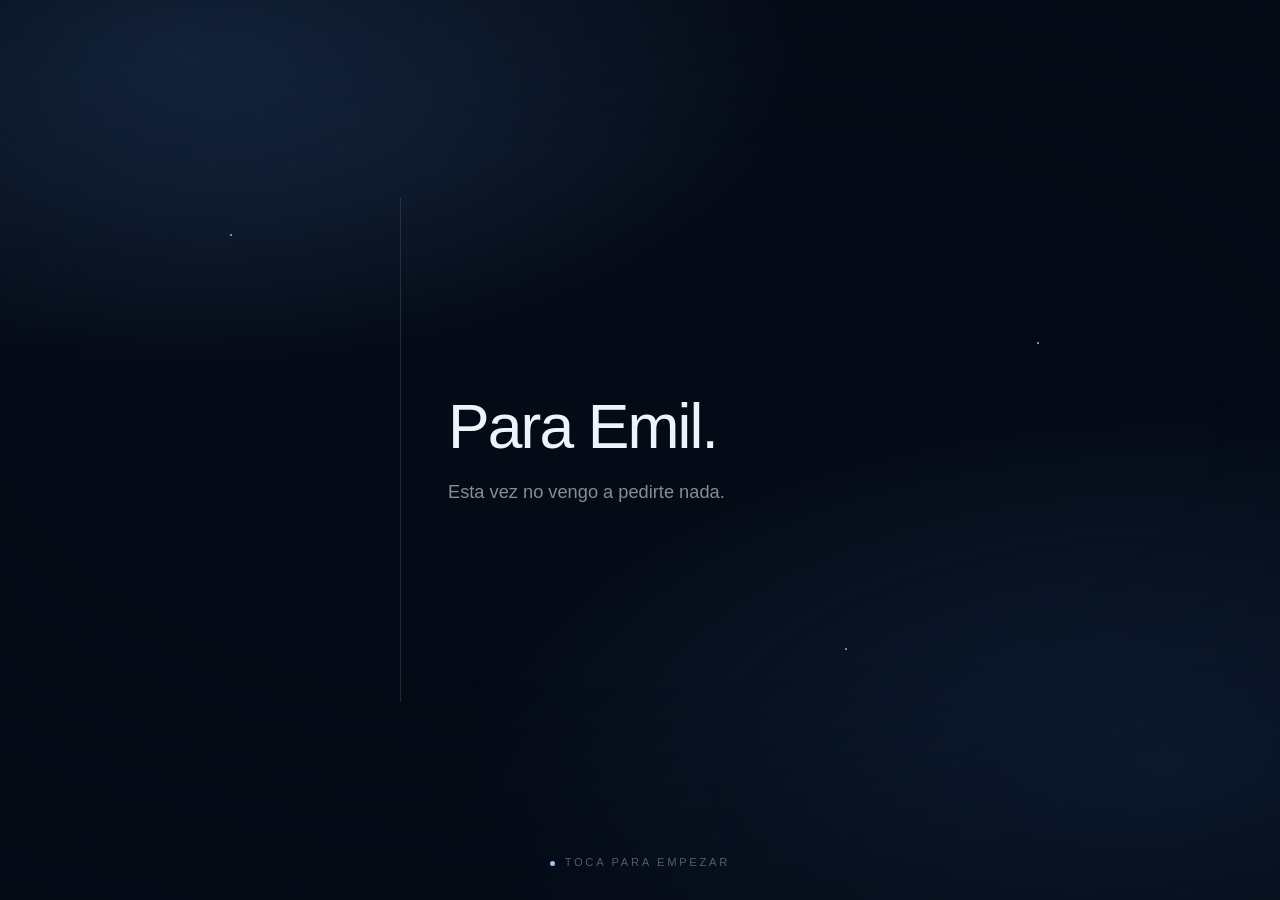
<file: emil/capitulo-uno/index.html>
<!DOCTYPE html>
<html lang="es">
<head>
<meta charset="utf-8">
<meta name="viewport" content="width=device-width, initial-scale=1, viewport-fit=cover">
<meta name="theme-color" content="#050B16">
<title>Capítulo uno</title>
<style>
  :root{
    --fondo:#050B16;
    --tinta:#EEF3FA;
    --humo:rgba(238,243,250,.56);
    --tenue:rgba(238,243,250,.34);
    --luz:#9FC4EE;
    --hueso:#F6F2EA;
    --borde:rgba(238,243,250,.12);
  }
  *{box-sizing:border-box;margin:0;padding:0}
  html,body{height:100%;overflow:hidden}
  body{
    background:var(--fondo);
    color:var(--tinta);
    font-family:-apple-system,BlinkMacSystemFont,"SF Pro Display","Segoe UI",
                "Helvetica Neue",Helvetica,Arial,sans-serif;
    -webkit-font-smoothing:antialiased;
    min-height:100svh;
    display:flex;align-items:center;justify-content:center;
    -webkit-tap-highlight-color:transparent;
    cursor:pointer;
    overscroll-behavior:none;
  }

  /* ---------- la luz del fondo ---------- */
  .cielo{
    position:fixed;inset:-25%;z-index:0;pointer-events:none;
    background:
      radial-gradient(52% 38% at 26% 20%, rgba(70,120,190,.30) 0%, rgba(70,120,190,0) 64%),
      radial-gradient(58% 42% at 78% 74%, rgba(44,86,150,.26) 0%, rgba(44,86,150,0) 66%);
    will-change:transform;
    animation:derivar 30s ease-in-out infinite alternate;
  }
  @keyframes derivar{
    from{transform:translate3d(-2%,-1.6%,0) scale(1.03)}
    to  {transform:translate3d(2.4%,2%,0) scale(1.09)}
  }
  /* vinateado: hunde los bordes y hace que el centro respire */
  .borde{
    position:fixed;inset:0;z-index:1;pointer-events:none;
    background:radial-gradient(118% 80% at 50% 46%,rgba(5,11,22,0) 38%,rgba(5,11,22,.82) 100%);
  }
  /* el destello del momento: solo aparece en la pantalla de «ya somos nosotros» */
  .destello{
    position:fixed;left:50%;top:50%;z-index:1;pointer-events:none;
    width:min(120vw,900px);aspect-ratio:1;border-radius:50%;
    background:radial-gradient(circle,rgba(159,196,238,.20) 0%,rgba(159,196,238,0) 62%);
    opacity:0;transform:translate(-50%,-50%) scale(.72);
    transition:opacity 1.6s ease,transform 2.4s cubic-bezier(.16,.8,.3,1);
    will-change:transform,opacity;
  }
  .destello.vivo{opacity:1;transform:translate(-50%,-50%) scale(1)}

  /* pequeñas luces fijas: tres, no una lluvia de estrellas */
  .chispa{
    position:fixed;z-index:1;width:2px;height:2px;border-radius:50%;
    background:var(--luz);pointer-events:none;
    will-change:opacity,transform;
    animation:latir 7s ease-in-out infinite;
  }
  .chispa.b{animation-delay:2.4s}
  .chispa.c{animation-delay:4.6s}
  @keyframes latir{
    0%,100%{opacity:.14;transform:scale(1)}
    50%    {opacity:.55;transform:scale(1.5)}
  }

  /* ---------- el hilo ---------- */
  .riel{
    position:fixed;z-index:2;
    left:calc(1.45rem + env(safe-area-inset-left));
    top:17vh;bottom:17vh;width:1px;
    background:var(--borde);
  }
  .riel-luz{
    position:absolute;inset:0;transform-origin:top center;
    transform:scaleY(0);
    background:linear-gradient(180deg,rgba(159,196,238,.25),var(--luz));
    transition:transform 1s cubic-bezier(.22,.7,.26,1),opacity .9s ease;
    opacity:.5;will-change:transform;
  }
  .riel-punto{
    position:absolute;left:50%;top:0;width:5px;height:5px;margin:-2px 0 0 -2.5px;
    border-radius:50%;background:var(--luz);
    box-shadow:0 0 10px 2px rgba(159,196,238,.55);
    transform:translateY(0);opacity:0;
    transition:transform 1s cubic-bezier(.22,.7,.26,1),opacity .8s ease;
    will-change:transform;
  }
  /* el hilo responde a la zona: apagado antes, encendido hoy, abierto después */
  body[data-zona="hoy"] .riel-luz{opacity:1}
  body[data-zona="despues"] .riel-luz{opacity:.62}

  /* ---------- las pantallas ---------- */
  main{
    position:relative;z-index:3;width:100%;
    max-width:34rem;
    padding:0 1.6rem 0 3.4rem;
    padding-left:calc(3.4rem + env(safe-area-inset-left));
    padding-right:calc(1.6rem + env(safe-area-inset-right));
  }
  .paso{
    position:absolute;left:0;right:0;top:50%;
    padding:inherit;
    transform:translateY(-50%);
    opacity:0;visibility:hidden;
    transition:opacity .8s ease,visibility .8s;
  }
  .paso.activo{opacity:1;visibility:visible}

  .zona{
    display:block;margin-bottom:1.6rem;
    font-size:.7rem;font-weight:600;letter-spacing:.34em;
    color:var(--tenue);text-transform:uppercase;
  }
  .frase{
    font-size:clamp(1.62rem,6.6vw,2.3rem);
    font-weight:300;line-height:1.34;letter-spacing:-.018em;
    text-wrap:balance;
  }
  .frase + .frase{margin-top:.62rem}
  .frase.baja{color:var(--humo)}
  .frase.fuerte{font-weight:500;color:#fff}

  /* la entrada escalonada de cada línea */
  .paso .zona,.paso .frase,.paso .bloque,
  .paso.portada .para,.paso.portada .bajo{opacity:0;transform:translateY(12px)}
  .paso.activo .zona,
  .paso.activo .frase,
  .paso.activo .bloque,
  .paso.portada.activo .para,
  .paso.portada.activo .bajo{animation:subir 1s cubic-bezier(.2,.75,.3,1) forwards}
  .paso.portada.activo .para{animation-delay:.25s}
  .paso.portada.activo .bajo{animation-delay:1.05s}
  .paso.activo .zona{animation-delay:.05s}
  .paso.activo .frase:nth-of-type(1){animation-delay:.32s}
  .paso.activo .frase:nth-of-type(2){animation-delay:.92s}
  .paso.activo .bloque{animation-delay:.5s}
  @keyframes subir{to{opacity:1;transform:none}}

  /* ---------- portada ---------- */
  .paso.portada .para{
    display:block;
    font-size:clamp(2.5rem,11.5vw,3.9rem);
    font-weight:300;letter-spacing:-.03em;line-height:1.05;
  }
  .paso.portada .bajo{
    display:block;margin-top:1.15rem;font-size:clamp(1rem,4.3vw,1.14rem);
    font-weight:300;color:var(--humo);line-height:1.5;
  }

  /* ---------- cristal ---------- */
  .bloque{
    margin-top:.4rem;padding:1.5rem 1.4rem;
    border:1px solid var(--borde);border-radius:18px;
    background:rgba(238,243,250,.045);
    -webkit-backdrop-filter:blur(16px) saturate(135%);
    backdrop-filter:blur(16px) saturate(135%);
  }
  @supports not ((backdrop-filter:blur(1px)) or (-webkit-backdrop-filter:blur(1px))){
    .bloque{background:rgba(238,243,250,.085)}
  }
  .carta p{
    font-size:clamp(1rem,4.25vw,1.1rem);font-weight:300;
    line-height:1.62;color:var(--tinta);
  }
  .carta p + p{margin-top:.85rem}
  .carta .rubrica{
    display:block;margin-top:1.4rem;font-size:.74rem;letter-spacing:.26em;
    color:var(--tenue);text-transform:uppercase;
  }

  /* ---------- contador ---------- */
  .reloj{display:flex;gap:.5rem;justify-content:space-between}
  .celda{flex:1;text-align:center}
  .celda b{
    display:block;font-size:clamp(1.5rem,7.4vw,2rem);
    font-weight:300;letter-spacing:-.02em;color:#fff;
    font-variant-numeric:tabular-nums;font-feature-settings:"tnum";
  }
  .celda span{
    display:block;margin-top:.4rem;
    font-size:.62rem;letter-spacing:.2em;color:var(--tenue);text-transform:uppercase;
  }

  /* ---------- cierre ---------- */
  .paso.final .sello{
    display:block;margin-top:2.9rem;
    font-size:clamp(.94rem,4.1vw,1.06rem);
    font-weight:500;letter-spacing:.42em;color:var(--luz);
    text-transform:uppercase;
    opacity:0;transform:translateY(12px);
  }
  .paso.final.activo .sello{animation:subir 1.5s cubic-bezier(.2,.75,.3,1) 2.4s forwards}
  .paso.final .pie{
    display:block;margin-top:.95rem;
    font-size:.68rem;letter-spacing:.24em;color:var(--tenue);
    text-transform:uppercase;
    opacity:0;
  }
  .paso.final.activo .pie{animation:subir 1.2s ease 3.5s forwards}

  /* ---------- pista y sonido ---------- */
  .pista{
    position:fixed;left:0;right:0;z-index:4;
    bottom:calc(2rem + env(safe-area-inset-bottom));
    text-align:center;font-size:.7rem;letter-spacing:.24em;
    color:var(--tenue);text-transform:uppercase;
    transition:opacity .7s ease;
  }
  .pista.oculta{opacity:0}
  .pista i{
    display:inline-block;width:5px;height:5px;border-radius:50%;
    background:var(--luz);margin-right:.6rem;vertical-align:middle;
    animation:respirar 2.6s ease-in-out infinite;
  }
  @keyframes respirar{0%,100%{opacity:.25}50%{opacity:1}}

  .sonido{
    position:fixed;z-index:5;
    top:calc(1.1rem + env(safe-area-inset-top));
    right:calc(1.1rem + env(safe-area-inset-right));
    width:2.6rem;height:2.6rem;border-radius:50%;
    border:1px solid var(--borde);
    background:rgba(238,243,250,.055);
    -webkit-backdrop-filter:blur(12px);backdrop-filter:blur(12px);
    display:none;align-items:center;justify-content:center;
    cursor:pointer;color:var(--humo);
  }
  .sonido.visible{display:flex}
  .sonido svg{width:1.05rem;height:1.05rem;display:block}
  .sonido .tachado{display:none}
  .sonido.callado .onda{display:none}
  .sonido.callado .tachado{display:block}
  .sonido .aviso{
    position:absolute;right:calc(100% + .6rem);top:50%;
    transform:translateY(-50%);white-space:nowrap;
    font-size:.66rem;letter-spacing:.1em;color:var(--tenue);
    transition:opacity .8s ease;
  }
  .sonido .aviso.ido{opacity:0}

  /* En pantalla grande el contenido va centrado, así que el hilo tiene que
     seguirlo: pegado al borde izquierdo del bloque, no al de la ventana. */
  @media (min-width:700px){
    main{padding-left:5rem;padding-right:2rem}
    .riel{left:calc(50% - 17rem + 2rem);top:22vh;bottom:22vh}
  }

  @media (prefers-reduced-motion: reduce){
    .cielo,.chispa,.pista i{animation:none}
    .destello{transition-duration:.01ms}
    .paso{transition-duration:.01ms}
    .paso.activo .zona,.paso.activo .frase,.paso.activo .bloque,
    .paso.portada.activo .para,.paso.portada.activo .bajo,
    .paso.final.activo .sello,.paso.final.activo .pie{
      animation-duration:.01ms;animation-delay:0s
    }
    .riel-luz,.riel-punto{transition-duration:.01ms}
  }
</style>
</head>
<body data-zona="antes">

<div class="cielo"></div>
<div class="destello" id="destello"></div>
<div class="borde"></div>
<div class="chispa"   style="left:18%;top:26%"></div>
<div class="chispa b" style="left:81%;top:38%"></div>
<div class="chispa c" style="left:66%;top:72%"></div>

<div class="riel"><div class="riel-luz" id="rielLuz"></div><div class="riel-punto" id="rielPunto"></div></div>

<main>

  <section class="paso portada activo" data-zona="antes">
    <span class="para">Para Emil.</span>
    <span class="bajo">Esta vez no vengo a pedirte nada.</span>
  </section>

  <section class="paso" data-zona="antes">
    <span class="zona">Antes</span>
    <p class="frase">Hace dos meses eras un nombre nuevo en mi teléfono.</p>
    <p class="frase baja">No tenía idea de lo que se venía.</p>
  </section>

  <section class="paso" data-zona="antes">
    <span class="zona">Antes</span>
    <p class="frase">Y sin darme cuenta te empecé a contar todo.</p>
    <p class="frase baja">Lo bueno, lo tonto, y lo que no le cuento a nadie.</p>
  </section>

  <section class="paso" data-zona="antes">
    <span class="zona">Antes</span>
    <p class="frase">Los días que hablábamos de madrugada eran mis favoritos.</p>
    <p class="frase baja">Aunque al otro día me estuviera cayendo del sueño.</p>
  </section>

  <section class="paso" data-zona="hoy">
    <span class="zona">Hoy</span>
    <p class="frase">Antes de verte estaba nervioso como un loco.</p>
    <p class="frase baja">Me imaginé mil cosas. No pasó ninguna.</p>
  </section>

  <section class="paso" data-zona="hoy">
    <span class="zona">Hoy</span>
    <p class="frase">Estabas ahí, de verdad, en frente mío.</p>
    <p class="frase baja">Y se sintió como si ya nos hubiéramos visto mil veces.</p>
  </section>

  <section class="paso" data-zona="hoy" data-destello="1">
    <span class="zona">Hoy</span>
    <p class="frase">Dejamos de ser <em>algo</em>.</p>
    <p class="frase fuerte">Ya somos nosotros.</p>
  </section>

  <section class="paso" data-zona="despues">
    <span class="zona">Después</span>
    <p class="frase">No quiero solo los días bonitos contigo.</p>
    <p class="frase baja">Quiero los martes aburridos. Esos también.</p>
  </section>

  <section class="paso" data-zona="despues">
    <span class="zona">Después</span>
    <div class="bloque carta">
      <p>No sé escribir esto sin ponerme cursi, así que ya qué.</p>
      <p>Gracias por los dos meses de antes, y por cómo te reíste ese día. Me dio una paz rarísima verte en persona y sentir que no había nada que fingir.</p>
      <p>Voy a cuidar esto. No porque sea perfecto, sino porque es nuestro.</p>
      <span class="rubrica">— Tom</span>
    </div>
  </section>

  <section class="paso" data-zona="despues">
    <span class="zona">Desde hoy</span>
    <p class="frase">Y esto ya está corriendo.</p>
    <div class="bloque">
      <div class="reloj">
        <div class="celda"><b id="dd">0</b><span>días</span></div>
        <div class="celda"><b id="hh">0</b><span>horas</span></div>
        <div class="celda"><b id="mm">0</b><span>min</span></div>
        <div class="celda"><b id="ss">0</b><span>seg</span></div>
      </div>
    </div>
  </section>

  <section class="paso final" data-zona="despues">
    <p class="frase">No sé qué viene después de hoy.</p>
    <p class="frase fuerte">Pero ya sé con quién.</p>
    <span class="sello">Capítulo uno</span>
    <span class="pie">Tom &amp; Emil · 19.09.2026</span>
  </section>

</main>

<div class="pista" id="pista"><i></i>toca para empezar</div>

<button class="sonido" id="sonido" aria-label="Silenciar la música">
  <span class="aviso" id="aviso">si no suena, quítale el silencio al teléfono</span>
  <svg viewBox="0 0 24 24" fill="none" stroke="currentColor" stroke-width="1.7" stroke-linecap="round" stroke-linejoin="round">
    <path d="M4 9.5h3.2L12 5.6v12.8L7.2 14.5H4z" fill="currentColor" stroke="none"/>
    <g class="onda"><path d="M15.4 9.3a3.6 3.6 0 0 1 0 5.4"/><path d="M17.9 6.8a7 7 0 0 1 0 10.4"/></g>
    <path class="tachado" d="M16 9.5l5 5M21 9.5l-5 5"/>
  </svg>
</button>

<audio id="musica" src="carino.mp3" loop preload="auto"></audio>

<script>
(function(){
  /* ==========================================================
     EL MOMENTO EN QUE EMPEZÓ. Cambiar solo esta línea.
     Formato: año-mes-díaThora:minuto:segundo-04:00  (hora RD)
     ========================================================== */
  var EMPEZAMOS = new Date('2026-09-19T16:30:00-04:00');

  var pasos   = Array.prototype.slice.call(document.querySelectorAll('.paso'));
  var pista   = document.getElementById('pista');
  var boton   = document.getElementById('sonido');
  var aviso   = document.getElementById('aviso');
  var musica  = document.getElementById('musica');
  var destello= document.getElementById('destello');
  var riel    = document.querySelector('.riel');
  var rielLuz = document.getElementById('rielLuz');
  var rielPto = document.getElementById('rielPunto');

  var i = 0, bloqueado = false, sonando = false, hayMusica = true, tic = null;

  /* Si falta el mp3 la experiencia no se entera: se esconde el botón
     y no se intenta reproducir nada. */
  musica.addEventListener('error', function(){
    hayMusica = false; boton.classList.remove('visible');
  });

  function subirVolumen(){
    var t0 = null, dur = 3000;
    musica.volume = 0;
    (function paso(t){
      if (!t0) t0 = t;
      var p = Math.min(((t || 0) - t0) / dur, 1);
      musica.volume = 0.5 * p * p;
      if (p < 1) requestAnimationFrame(paso);
    })(performance.now());
  }

  function encender(){
    if (!hayMusica || sonando) return;
    sonando = true;
    var intento = musica.play();
    if (intento && intento.catch) intento.catch(function(){ /* el navegador dijo que no */ });
    boton.classList.add('visible');
    setTimeout(function(){ aviso.classList.add('ido'); }, 5500);
    subirVolumen();
  }

  /* --- el contador: la sorpresa es que cada vez que abra, es otro número --- */
  function dosCifras(n){ return n < 10 ? '0' + n : '' + n; }
  function refrescarReloj(){
    var ms = Math.max(0, Date.now() - EMPEZAMOS.getTime());
    var s  = Math.floor(ms / 1000);
    document.getElementById('dd').textContent = Math.floor(s / 86400);
    document.getElementById('hh').textContent = dosCifras(Math.floor(s / 3600) % 24);
    document.getElementById('mm').textContent = dosCifras(Math.floor(s / 60) % 60);
    document.getElementById('ss').textContent = dosCifras(s % 60);
  }

  function pintarRiel(){
    var p = i / (pasos.length - 1);
    rielLuz.style.transform = 'scaleY(' + p + ')';
    rielPto.style.transform = 'translateY(' + (p * riel.clientHeight) + 'px)';
    rielPto.style.opacity = i === 0 ? '0' : '1';
  }

  function mostrar(n){
    pasos.forEach(function(p){ p.classList.remove('activo'); });
    var actual = pasos[n];
    actual.classList.add('activo');
    document.body.dataset.zona = actual.dataset.zona || 'antes';
    destello.classList.toggle('vivo', actual.dataset.destello === '1');

    if (actual.querySelector('#ss')) {
      refrescarReloj();
      if (!tic) tic = setInterval(refrescarReloj, 1000);
    } else if (tic) { clearInterval(tic); tic = null; }

    if (n === 1) pista.innerHTML = 'toca para seguir';
    if (n === pasos.length - 1) pista.classList.add('oculta');
    pintarRiel();
  }

  function avanzar(){
    encender();
    if (bloqueado || i >= pasos.length - 1) return;
    bloqueado = true;
    i++;
    mostrar(i);
    setTimeout(function(){ bloqueado = false; }, 850);
  }

  boton.addEventListener('click', function(e){
    e.stopPropagation();
    musica.muted = !musica.muted;
    boton.classList.toggle('callado', musica.muted);
    boton.setAttribute('aria-label', musica.muted ? 'Poner la música' : 'Silenciar la música');
  });

  window.addEventListener('resize', pintarRiel);
  mostrar(0);
  document.addEventListener('click', avanzar);
  document.addEventListener('keydown', function(e){
    if (e.key === ' ' || e.key === 'Enter' || e.key === 'ArrowRight'){ e.preventDefault(); avanzar(); }
  });
})();
</script>
</body>
</html>
</file>
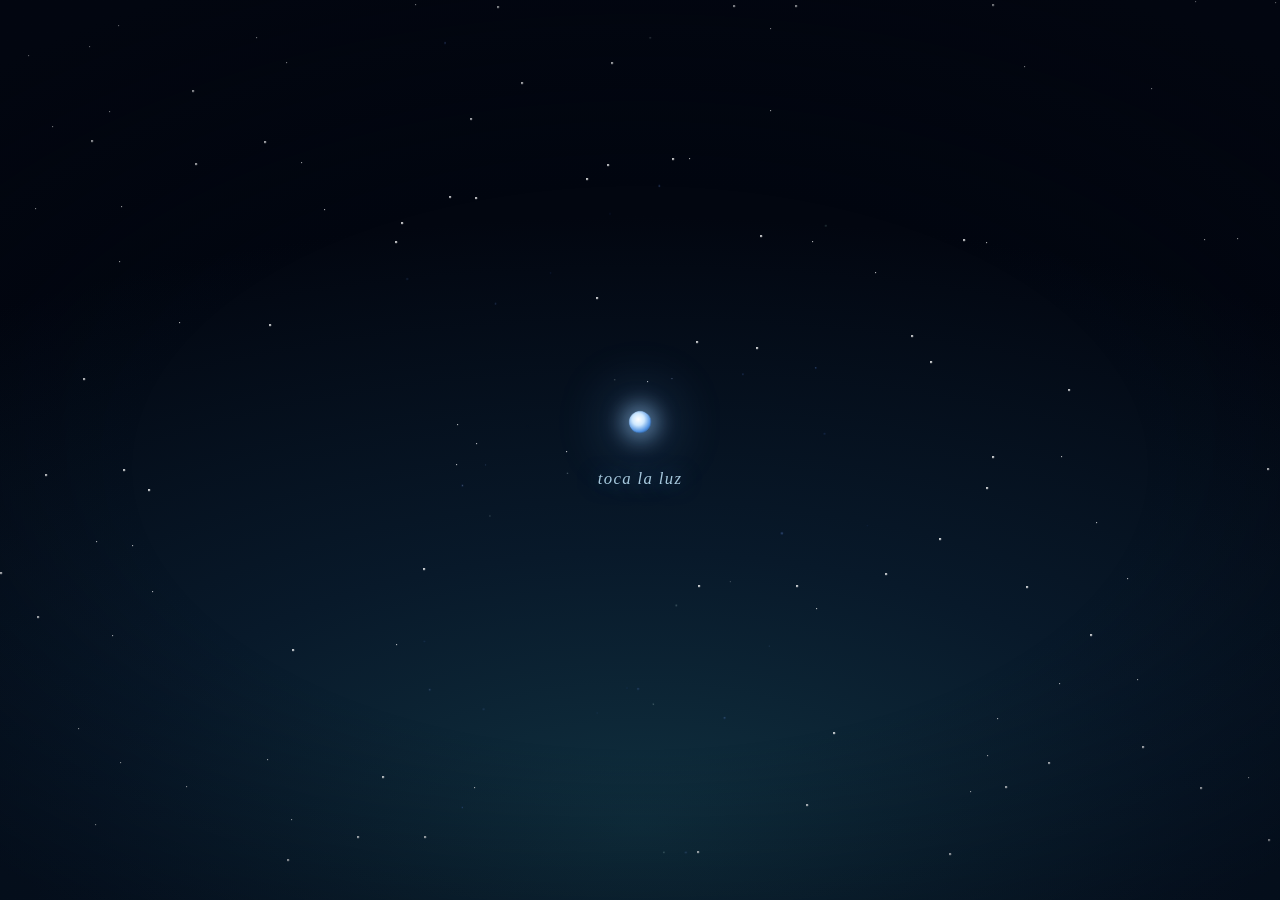
<file: emil/corazon/index.html>
<!DOCTYPE html>
<html lang="es">
<head>
<meta charset="UTF-8">
<meta name="viewport" content="width=device-width, initial-scale=1, viewport-fit=cover">
<title>Para Emil</title>
<style>
  *{margin:0;padding:0;box-sizing:border-box}

  body{
    min-height:100svh;background:#020610;overflow:hidden;
    font-family:ui-serif, Georgia, "Times New Roman", serif;
  }
  .escena{
    position:relative;height:100svh;width:100%;overflow:hidden;
    /* mismo degradado que el jardin: el resplandor queda abajo, como un horizonte */
    background:radial-gradient(95% 68% at 50% 92%, #10303f 0%, #08192a 45%, #020610 100%);
  }
  .escena::after{
    content:"";position:absolute;inset:0;pointer-events:none;z-index:4;
    background:radial-gradient(76% 60% at 50% 52%, rgba(2,6,16,0) 52%, rgba(2,6,16,.5) 100%);
  }

  .estrella{
    position:absolute;border-radius:50%;background:#fff;
    will-change:transform,opacity;
    animation:titilar 5.5s ease-in-out infinite;
  }
  @keyframes titilar{0%,100%{opacity:.12;transform:scale(.7)}50%{opacity:.85;transform:scale(1.25)}}

  .luz{
    position:absolute;width:3px;height:3px;border-radius:50%;
    background:#e2f2ff;box-shadow:0 0 10px 3px rgba(190,225,255,.5);
    opacity:0;will-change:transform,opacity;
    animation:flotar 13s ease-in-out infinite;
  }
  @keyframes flotar{
    0%{opacity:0;transform:translate(0,0)}
    15%{opacity:.8}70%{opacity:.35}
    100%{opacity:0;transform:translate(55px,-190px)}
  }

  svg.lienzo{position:absolute;inset:0;width:100%;height:100%;display:block;z-index:1}

  /* ---------- particulas ---------- */
  .particula{
    transform-box:fill-box;transform-origin:50% 50%;
    transform:translate(var(--dx),var(--dy)) scale(.15);opacity:0;
    animation:armar 1.5s cubic-bezier(.16,.86,.22,1) var(--d) forwards;
  }
  /* una parte late; una parte mas pequena ademas flota. el resto queda quieto:
     asi el conjunto respira sin repintar 600 nodos por frame */
  .particula.viva{
    will-change:opacity;
    animation:armar 1.5s cubic-bezier(.16,.86,.22,1) var(--d) forwards,
              pulso var(--t) ease-in-out var(--tp) infinite;
  }
  .particula.flota{
    will-change:transform,opacity;
    animation:armar 1.5s cubic-bezier(.16,.86,.22,1) var(--d) forwards,
              pulso var(--t) ease-in-out var(--tp) infinite,
              deriva var(--dv) ease-in-out var(--tp) infinite;
  }
  @keyframes armar{
    0%{transform:translate(var(--dx),var(--dy)) scale(.15);opacity:0}
    14%{opacity:1}
    74%{transform:translate(0,0) scale(1.5)}
    100%{transform:translate(0,0) scale(1);opacity:1}
  }
  /* arranca en 1 para engancharse sin salto con el final de armar */
  @keyframes pulso{0%,100%{opacity:1}50%{opacity:.3}}
  @keyframes deriva{
    0%,100%{transform:translate(0,0) scale(1)}
    25%{transform:translate(var(--ax),var(--ay)) scale(1.08)}
    50%{transform:translate(calc(var(--ax) * -.7), calc(var(--ay) * .85)) scale(.94)}
    75%{transform:translate(calc(var(--ax) * .45), calc(var(--ay) * -.8)) scale(1.04)}
  }

  /* polvo ambiental: da atmosfera al fondo sin anadir ninguna luz que no sea una particula */
  .ambiente{
    transform-box:fill-box;transform-origin:50% 50%;
    opacity:0;will-change:transform,opacity;
    animation:entrarAmb 3s ease-out var(--d) forwards,
              vagar var(--dv) ease-in-out var(--d) infinite;
  }
  @keyframes entrarAmb{to{opacity:var(--o)}}

  /* polvo desenfocado en primer plano: da profundidad de camara */
  .bokeh{
    transform-box:fill-box;transform-origin:50% 50%;
    opacity:0;will-change:transform,opacity;
    animation:entrarBokeh 2.4s ease-out var(--d) forwards,
              vagar var(--dv) ease-in-out var(--d) infinite;
  }
  @keyframes entrarBokeh{to{opacity:var(--o)}}
  @keyframes vagar{
    0%,100%{transform:translate(0,0) scale(1)}
    33%{transform:translate(var(--ax),var(--ay)) scale(1.12)}
    66%{transform:translate(calc(var(--ax) * -.8), calc(var(--ay) * -.5)) scale(.9)}
  }

  /* brasas que se escapan hacia arriba */
  .polvo{
    will-change:transform,opacity;opacity:0;
    animation:subir var(--v) ease-out var(--d) infinite;
  }
  @keyframes subir{
    0%{opacity:0;transform:translate(0,0) scale(.3)}
    12%{opacity:.9}
    70%{opacity:.35}
    100%{opacity:0;transform:translate(var(--sx),-300px) scale(.08)}
  }

  /* ---------- arranque ---------- */
  .disparador{
    position:absolute;inset:0;z-index:6;
    display:flex;flex-direction:column;align-items:center;justify-content:center;gap:2.2rem;
    background:transparent;border:0;cursor:pointer;
    font-family:inherit;-webkit-tap-highlight-color:transparent;
  }
  .brasa{
    width:22px;height:22px;border-radius:50%;
    background:radial-gradient(circle at 42% 38%, #fff 0%, #cfe9ff 32%, #4d8fe0 66%, rgba(27,71,168,0) 100%);
    box-shadow:0 0 20px 7px rgba(160,210,255,.5), 0 0 56px 20px rgba(120,180,255,.22);
    will-change:transform,opacity;
    animation:brasear 1.7s ease-in-out infinite;
  }
  @keyframes brasear{
    0%,100%{transform:scale(.78);opacity:.68}
    18%{transform:scale(1.18);opacity:1}
    40%{transform:scale(.94);opacity:.84}
  }
  .pista{
    font-size:clamp(.85rem,2.9vw,1.05rem);
    font-style:italic;letter-spacing:.08em;
    color:#a6c8dd;text-shadow:0 0 22px rgba(150,205,255,.5);
    will-change:opacity;animation:respirarPista 2.6s ease-in-out infinite;
  }
  @keyframes respirarPista{0%,100%{opacity:.34}50%{opacity:.92}}
  .disparador.fuera{pointer-events:none;animation:salir .55s ease-out forwards}
  @keyframes salir{to{opacity:0;transform:scale(1.9)}}

  .chispazo{
    will-change:transform,opacity;
    animation:estallar 1.1s cubic-bezier(.1,.7,.25,1) var(--d) forwards;
  }
  @keyframes estallar{
    0%{opacity:0;transform:translate(0,0) scale(.3)}
    12%{opacity:1}
    100%{opacity:0;transform:translate(var(--dx),var(--dy)) scale(.25)}
  }

  /* ---------- texto ---------- */
  .mensaje{
    position:absolute;z-index:5;
    left:env(safe-area-inset-left);right:env(safe-area-inset-right);
    top:calc(5vh + env(safe-area-inset-top));
    text-align:center;padding:0 7vw;
  }
  .mensaje p{opacity:0;transform:translateY(16px)}
  .activo .mensaje p{animation:emerger 2.2s cubic-bezier(.16,.7,.2,1) var(--r) forwards}
  @keyframes emerger{to{opacity:1;transform:translateY(0)}}

  /* jerarquia: la afirmacion pesa, la razon acompana, la promesa se acerca */
  /* mismo cuerpo, cursiva y halo azul que el jardin */
  .mensaje p{
    font-size:clamp(1rem,3.7vw,1.6rem);line-height:1.6;
    font-style:italic;color:#eef8ff;
    text-shadow:0 0 30px rgba(150,205,255,.35);
  }
  .l1{--r:4.6s}
  .l2{--r:5.7s;margin-top:.72rem}
  .l3{--r:7s;margin-top:1.5rem;color:#c9e2f2}

  .contador{
    position:absolute;z-index:5;left:0;right:0;
    bottom:calc(12.5vh + env(safe-area-inset-bottom));
    text-align:center;opacity:0;
  }
  .activo .contador{animation:emerger 1.8s ease-out 8.4s forwards}
  .rotulo{
    font-size:clamp(.85rem,2.9vw,1.05rem);
    font-style:italic;letter-spacing:.06em;color:#a6c8dd;
    text-shadow:0 0 22px rgba(150,205,255,.4);
  }
  .cifra{
    margin-top:.5rem;
    font-size:clamp(2.1rem,9vw,3.4rem);line-height:1;
    font-variant-numeric:tabular-nums;font-feature-settings:"tnum" 1;
    letter-spacing:.01em;color:#eef8ff;
    text-shadow:0 0 12px rgba(255,255,255,.45), 0 0 34px rgba(150,205,255,.75), 0 0 70px rgba(80,160,255,.45);
  }

  .firma{
    position:absolute;z-index:5;left:0;right:0;
    bottom:calc(4.4vh + env(safe-area-inset-bottom));
    text-align:center;
    font-size:clamp(.85rem,2.9vw,1.05rem);
    color:#a6c8dd;letter-spacing:.08em;opacity:0;
  }
  .activo .firma{animation:aparecer 2.4s ease-out 9.8s forwards}
  .firma span{display:block;margin-top:.35rem}
  @keyframes aparecer{to{opacity:1}}

  @media (prefers-reduced-motion: reduce){
    *{animation-duration:.01ms !important;animation-iteration-count:1 !important;animation-delay:0s !important}
    .particula{transform:none;opacity:1}
    .bokeh,.ambiente{opacity:var(--o);transform:none}
    .polvo,.chispazo{opacity:0}
    .mensaje p,.contador{opacity:1;transform:none}
    .firma{opacity:1}
    .disparador.fuera{display:none}
  }
</style>
</head>
<body>
<div class="escena">

  <button class="disparador" id="disparador" aria-label="Toca para empezar">
    <span class="brasa"></span>
    <span class="pista">toca la luz</span>
  </button>

  <div class="mensaje">
    <p class="l1">No espero un día especial para quererte.</p>
    <p class="l2">Contigo cualquier día lo es.</p>
    <p class="l3">Y no voy a dejar que lo olvides, mi príncipe.</p>
  </div>

  <div class="contador">
    <div class="rotulo">Como crece mi amor por ti</div>
    <div class="cifra" id="cifra">0</div>
  </div>

  <div class="firma">
    Para: Emil
    <span>De: Tom</span>
  </div>

  <svg class="lienzo" viewBox="0 0 400 740" preserveAspectRatio="xMidYMid meet" aria-label="Un corazón de polvo de luz que se arma y late">
    <defs>
      <!-- cada particula brilla por su gradiente: nada de feGaussianBlur -->
      <!-- g0 lirio blanco, g1 lirio azul, g2 hortensia, g3 oro del estambre -->
      <radialGradient id="g0">
        <stop offset="0%"   stop-color="#ffffff" stop-opacity="1"/>
        <stop offset="26%"  stop-color="#eafaff" stop-opacity=".92"/>
        <stop offset="58%"  stop-color="#a9e2d8" stop-opacity=".32"/>
        <stop offset="100%" stop-color="#dbfff7" stop-opacity="0"/>
      </radialGradient>
      <radialGradient id="g1">
        <stop offset="0%"   stop-color="#eaf5ff" stop-opacity="1"/>
        <stop offset="24%"  stop-color="#5d94dc" stop-opacity=".95"/>
        <stop offset="58%"  stop-color="#1b47a8" stop-opacity=".34"/>
        <stop offset="100%" stop-color="#12327c" stop-opacity="0"/>
      </radialGradient>
      <radialGradient id="g2">
        <stop offset="0%"   stop-color="#f4faff" stop-opacity="1"/>
        <stop offset="22%"  stop-color="#8fb8ff" stop-opacity=".92"/>
        <stop offset="56%"  stop-color="#3c63c9" stop-opacity=".34"/>
        <stop offset="100%" stop-color="#3559b8" stop-opacity="0"/>
      </radialGradient>
      <radialGradient id="g3">
        <stop offset="0%"   stop-color="#fffdf0" stop-opacity="1"/>
        <stop offset="26%"  stop-color="#f2dd8e" stop-opacity=".9"/>
        <stop offset="60%"  stop-color="#c9a94f" stop-opacity=".3"/>
        <stop offset="100%" stop-color="#c9a94f" stop-opacity="0"/>
      </radialGradient>
      <!-- particula desenfocada: sin nucleo duro -->
      <radialGradient id="gb">
        <stop offset="0%"   stop-color="#8fc4ff" stop-opacity=".62"/>
        <stop offset="42%"  stop-color="#2f6fd6" stop-opacity=".3"/>
        <stop offset="100%" stop-color="#12327c" stop-opacity="0"/>
      </radialGradient>
    </defs>

    <g id="ambiente"></g>
    <g id="corazon">
      <g id="dentro"></g>
      <g id="borde"></g>
    </g>
    <g id="bokeh"></g>
    <g id="estallido"></g>
    <g id="polvo"></g>
  </svg>
</div>

<script>
const NS = 'http://www.w3.org/2000/svg';
const el = (t, a = {}) => { const n = document.createElementNS(NS, t); for (const k in a) if (a[k] != null) n.setAttribute(k, a[k]); return n; };
const rnd = (a, b) => a + Math.random() * (b - a);
const escena = document.querySelector('.escena');
const quieto = matchMedia('(prefers-reduced-motion: reduce)').matches;

for (let i = 0; i < 110; i++) {
  const s = document.createElement('div'); s.className = 'estrella';
  const t = rnd(1, 2.1);
  s.style.cssText = `left:${rnd(0,100)}%;top:${rnd(0,96)}%;width:${t}px;height:${t}px;animation-delay:${rnd(0,5.5).toFixed(2)}s`;
  escena.appendChild(s);
}

for (let i = 0; i < 16; i++) {
  const l = document.createElement('div'); l.className = 'luz';
  l.style.cssText = `left:${rnd(2,98)}%;top:${rnd(45,88)}%;animation-delay:${rnd(0,13).toFixed(2)}s`;
  escena.appendChild(l);
}

/* polvo ambiental: se ve ya en la pantalla de arranque */
const ambiente = document.querySelector('#ambiente');
for (let i = 0; i < 34; i++) {
  const a = el('circle', {
    cx: rnd(0, 400).toFixed(1), cy: rnd(0, 740).toFixed(1),
    r: rnd(.6, 1.7).toFixed(2),
    fill: i % 4 ? 'url(#g2)' : 'url(#g0)', class: 'ambiente'
  });
  a.style.setProperty('--o', rnd(.16, .45).toFixed(2));
  a.style.setProperty('--d', rnd(0, 3).toFixed(2) + 's');
  a.style.setProperty('--ax', rnd(-14, 14).toFixed(1) + 'px');
  a.style.setProperty('--ay', rnd(-18, -4).toFixed(1) + 'px');
  a.style.setProperty('--dv', rnd(14, 30).toFixed(1) + 's');
  ambiente.appendChild(a);
}

/* ---------- geometria ---------- */
const CX = 200, CY = 344, K = 10.6;
const ANCLA = { x: CX, y: CY + 2 * K };
function pto(t) {
  const x = 16 * Math.pow(Math.sin(t), 3);
  const y = 13 * Math.cos(t) - 5 * Math.cos(2 * t) - 2 * Math.cos(3 * t) - Math.cos(4 * t);
  return { x: CX + x * K, y: CY - y * K };
}
/* mitad del contorno, naciendo siempre en la punta de abajo (t = PI) */
function ladoD(hasta) {
  let d = '';
  for (let i = 0; i <= 110; i++) {
    const p = pto(Math.PI + (hasta - Math.PI) * (i / 110));
    d += (i ? ' L' : 'M') + p.x.toFixed(2) + ',' + p.y.toFixed(2);
  }
  return d;
}
/* poligono del contorno: reparte el relleno sin costuras */
const POLI = [];
for (let i = 0; i < 240; i++) POLI.push(pto((i / 240) * 2 * Math.PI));
function dentroDe(x, y) {
  let d = false;
  for (let i = 0, j = POLI.length - 1; i < POLI.length; j = i++) {
    if ((POLI[i].y > y) !== (POLI[j].y > y) &&
        x < (POLI[j].x - POLI[i].x) * (y - POLI[i].y) / (POLI[j].y - POLI[i].y) + POLI[i].x) d = !d;
  }
  return d;
}

/* ---------- una mota de luz ---------- */
/* un solo nodo por mota: posicion en cx/cy, animacion en CSS, para que el
   atributo transform y el transform de CSS no se pisen */
/* la onda de luz: todas comparten periodo y solo cambia la fase segun la altura,
   asi el brillo viaja de la punta de abajo hacia arriba en vez de parpadear al azar */
const Y_ABAJO = CY + 17 * K, Y_ARRIBA = CY - 9.56 * K;
const ONDA_T0 = 4.3, ONDA_P = 4.2;

function mota(x, y, r, tono, retraso, op) {
  const c = el('circle', { cx: x.toFixed(1), cy: y.toFixed(1), r: r.toFixed(2), fill: `url(#g${tono})`, opacity: op.toFixed(2) });

  const s = Math.random();
  const clase = s < .17 ? 'particula flota' : (s < .45 ? 'particula viva' : 'particula');
  c.setAttribute('class', clase);

  const ang = rnd(0, Math.PI * 2), dist = rnd(170, 500);
  c.style.setProperty('--dx', (Math.cos(ang) * dist).toFixed(1) + 'px');
  c.style.setProperty('--dy', (Math.sin(ang) * dist).toFixed(1) + 'px');
  c.style.setProperty('--d', retraso.toFixed(2) + 's');
  if (clase !== 'particula') {
    const h = Math.min(1, Math.max(0, (Y_ABAJO - y) / (Y_ABAJO - Y_ARRIBA)));
    c.style.setProperty('--t', ONDA_P + 's');
    c.style.setProperty('--tp', (ONDA_T0 + h * ONDA_P).toFixed(2) + 's');
  }
  if (clase === 'particula flota') {
    c.style.setProperty('--ax', rnd(-3.4, 3.4).toFixed(2) + 'px');
    c.style.setProperty('--ay', rnd(-3.4, 3.4).toFixed(2) + 'px');
    c.style.setProperty('--dv', rnd(7, 15).toFixed(1) + 's');
  }
  return c;
}

/* ---------- construir: solo al tocar ---------- */
function armar() {
  const borde = document.querySelector('#borde');
  const dentro = document.querySelector('#dentro');
  const bokeh = document.querySelector('#bokeh');
  const polvo = document.querySelector('#polvo');

  const INI = 0.35, DUR = 2.1;

  /* contorno: dos guias invisibles solo para repartir a distancia igual */
  [0, 2 * Math.PI].forEach((hasta, lado) => {
    const guia = el('path', { d: ladoD(hasta), fill: 'none', stroke: 'none' });
    borde.appendChild(guia);
    const L = guia.getTotalLength();

    const N = 170;
    for (let i = 0; i < N; i++) {
      const u = (i + .5) / N;
      const p = guia.getPointAtLength(L * u);

      // dispersion perpendicular: el borde es una nube, no un hilo
      let ox = p.x - ANCLA.x, oy = p.y - ANCLA.y;
      const m = Math.hypot(ox, oy) || 1; ox /= m; oy /= m;
      const fuera = rnd(-4, 5.5);

      const gorda = i % 7 === 3;
      borde.appendChild(mota(
        p.x + ox * fuera, p.y + oy * fuera,
        gorda ? rnd(2.6, 4) : rnd(1.2, 2.4),
        gorda ? 3 : (i % 2 ? 1 : (i % 5 ? 2 : 0)),
        INI + DUR * u + rnd(0, .16), 1
      ));
    }
    guia.remove();
  });

  /* relleno: polvo repartido al azar dentro de la silueta, del centro hacia afuera */
  const M = 300;
  let puestas = 0, intentos = 0;
  while (puestas < M && intentos < M * 40) {
    intentos++;
    const x = rnd(CX - 16.2 * K, CX + 16.2 * K);
    const y = rnd(CY - 10 * K, CY + 17.2 * K);
    if (!dentroDe(x, y)) continue;
    const rr = Math.min(1, Math.hypot(x - ANCLA.x, y - ANCLA.y) / (15 * K));
    dentro.appendChild(mota(
      x, y, rnd(.9, 2),
      puestas % 13 === 0 ? 3 : (puestas % 6 === 0 ? 0 : (puestas % 2 ? 1 : 2)),
      1.2 + rr * 1.6 + rnd(0, .3),
      rnd(.5, .95)
    ));
    puestas++;
  }

  /* primer plano desenfocado: profundidad de camara.
     va fuera del grupo que late, para que no escale con el corazon */
  for (let i = 0; i < 22; i++) {
    const b = el('circle', {
      cx: rnd(30, 370).toFixed(1), cy: rnd(230, 560).toFixed(1),
      r: rnd(7, 19).toFixed(1), fill: 'url(#gb)', class: 'bokeh'
    });
    b.style.setProperty('--o', rnd(.06, .15).toFixed(2));
    b.style.setProperty('--d', (2.6 + rnd(0, 2.5)).toFixed(2) + 's');
    b.style.setProperty('--ax', rnd(-9, 9).toFixed(1) + 'px');
    b.style.setProperty('--ay', rnd(-11, -3).toFixed(1) + 'px');
    b.style.setProperty('--dv', rnd(11, 22).toFixed(1) + 's');
    bokeh.appendChild(b);
  }

  /* brasas que se escapan */
  for (let i = 0; i < 26; i++) {
    const t = rnd(0, 2 * Math.PI), r = rnd(.2, .95);
    const b = pto(t);
    const c = el('circle', {
      cx: (ANCLA.x + (b.x - ANCLA.x) * r).toFixed(1),
      cy: (ANCLA.y + (b.y - ANCLA.y) * r).toFixed(1),
      r: rnd(.7, 1.7).toFixed(2),
      fill: i % 3 ? '#cfe6ff' : '#fff8dc', class: 'polvo'
    });
    c.style.setProperty('--d', (4 + rnd(0, 8)).toFixed(2) + 's');
    c.style.setProperty('--v', rnd(6, 11).toFixed(1) + 's');
    c.style.setProperty('--sx', rnd(-40, 40).toFixed(0) + 'px');
    polvo.appendChild(c);
  }

  /* el contador que no para de crecer */
  const cifra = document.getElementById('cifra');
  const fmt = new Intl.NumberFormat('es-MX');
  if (quieto) {
    cifra.textContent = fmt.format(999999999);
  } else {
    let n = 0;
    setTimeout(() => {
      const paso = () => {
        n += Math.round(rnd(1400, 4200));   // desbocado a proposito
        cifra.textContent = fmt.format(n);
        requestAnimationFrame(paso);
      };
      requestAnimationFrame(paso);
    }, 8600);
  }
}

/* ---------- el toque: la brasa estalla y de ahi nace el corazon ---------- */
const disparador = document.getElementById('disparador');

function estallar() {
  const estallido = document.querySelector('#estallido');
  for (let i = 0; i < 54; i++) {
    const ang = (i / 54) * Math.PI * 2 + rnd(-.12, .12);
    const dist = rnd(180, 500);
    const c = el('circle', {
      cx: 200, cy: 383, r: rnd(.8, 1.9).toFixed(2),
      fill: i % 4 ? '#cfe9ff' : '#fff', class: 'chispazo'
    });
    c.style.setProperty('--dx', (Math.cos(ang) * dist).toFixed(1) + 'px');
    c.style.setProperty('--dy', (Math.sin(ang) * dist).toFixed(1) + 'px');
    c.style.setProperty('--d', rnd(0, .12).toFixed(3) + 's');
    estallido.appendChild(c);
  }
}

let encendido = false;
disparador.addEventListener('click', () => {
  if (encendido) return;
  encendido = true;
  disparador.classList.add('fuera');
  escena.classList.add('activo');
  if (!quieto) estallar();
  armar();
});
</script>
</body>
</html>
</file>
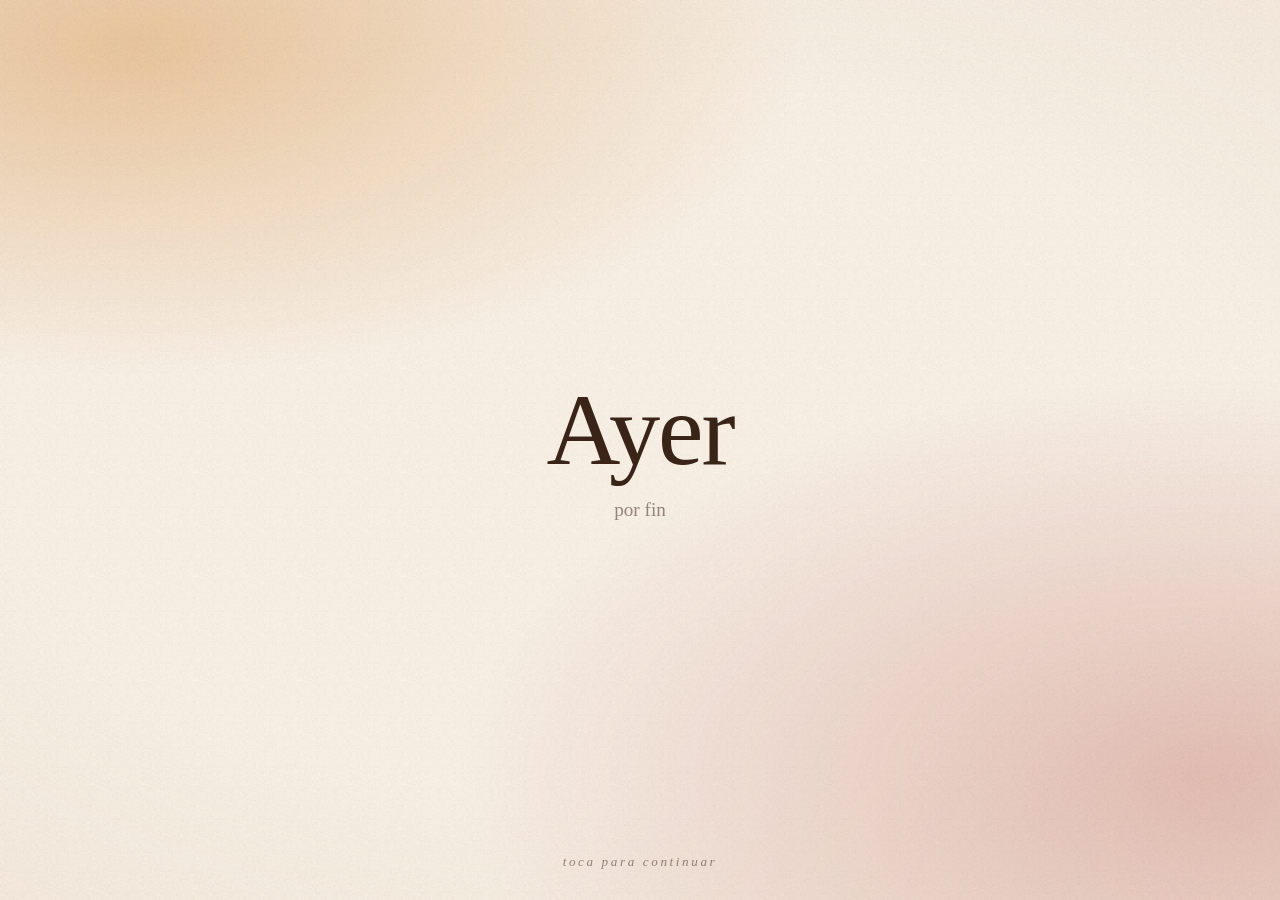
<file: emil/el-dia/index.html>
<!DOCTYPE html>
<html lang="es">
<head>
<meta charset="utf-8">
<meta name="viewport" content="width=device-width, initial-scale=1, viewport-fit=cover">
<title>Ayer</title>
<style>
  :root{
    --tinta:#3A2418;
    --papel:#FBF3E8;
    --sol:#E0A05C;
    --rosa:#C97B72;
    --tenue:rgba(58,36,24,.52);
  }
  *{box-sizing:border-box;margin:0;padding:0}
  html,body{height:100%;overflow:hidden}
  body{
    background:var(--papel);
    color:var(--tinta);
    font-family:Georgia,"Times New Roman",serif;
    display:flex;align-items:center;justify-content:center;
    min-height:100svh;
    padding:2rem 1.6rem calc(2rem + env(safe-area-inset-bottom));
    -webkit-tap-highlight-color:transparent;
    cursor:pointer;
  }

  /* La luz. Se mueve muy despacio: el dia avanzando, nada mas. */
  .cielo{
    position:fixed;inset:-20%;z-index:0;
    background:
      radial-gradient(60% 42% at 22% 18%, rgba(224,160,92,.50) 0%, rgba(224,160,92,0) 62%),
      radial-gradient(64% 48% at 82% 76%, rgba(201,123,114,.42) 0%, rgba(201,123,114,0) 66%),
      radial-gradient(90% 70% at 50% 50%, rgba(251,243,232,0) 40%, rgba(233,214,192,.55) 100%);
    will-change:transform;
    animation:derivar 26s ease-in-out infinite alternate;
  }
  @keyframes derivar{
    from{transform:translate3d(-2.2%,-1.4%,0) scale(1.04)}
    to  {transform:translate3d(2.6%,1.8%,0) scale(1.10)}
  }

  .grano{
    position:fixed;inset:0;z-index:1;pointer-events:none;
    background-image:url("[data-uri]");
    background-size:52px;
    opacity:.05;mix-blend-mode:multiply;
  }

  main{position:relative;z-index:2;width:100%;max-width:30rem;text-align:center}

  .beat{
    position:absolute;left:0;right:0;top:50%;
    transform:translateY(-50%);
    opacity:0;visibility:hidden;
    transition:opacity .9s ease, visibility .9s;
  }
  .beat.activo{opacity:1;visibility:visible}

  .linea{
    font-size:clamp(1.55rem,6.4vw,2.35rem);
    line-height:1.42;
    letter-spacing:.005em;
    opacity:0;transform:translateY(.6rem);
  }
  .activo .linea{animation:entrar 1.1s cubic-bezier(.22,.7,.3,1) forwards}
  .activo .linea:nth-child(2){animation-delay:.85s}
  .activo .linea:nth-child(3){animation-delay:1.7s}
  @keyframes entrar{to{opacity:1;transform:none}}

  .suave{color:var(--tenue);font-style:italic}

  /* portada */
  .beat.portada .grande{
    display:block;
    font-size:clamp(3.6rem,19vw,6.4rem);
    line-height:1;letter-spacing:-.02em;
  }
  .beat.portada .bajo{
    display:block;margin-top:1.1rem;
    font-size:clamp(1rem,4.2vw,1.2rem);color:var(--tenue);
  }

  /* cierre */
  .beat.final .firma{
    display:block;margin-top:2.6rem;
    font-size:clamp(.95rem,3.8vw,1.05rem);
    letter-spacing:.22em;color:var(--tenue);
  }

  .pista{
    position:fixed;left:0;right:0;z-index:3;
    bottom:calc(1.9rem + env(safe-area-inset-bottom));
    text-align:center;font-size:.82rem;letter-spacing:.2em;
    color:var(--tenue);font-style:italic;
    transition:opacity .7s ease;
  }
  .pista.oculta{opacity:0}

  /* boton de sonido: tiene que verse, porque si el iPhone esta en
     silencio la musica no suena y hay que poder enterarse */
  .sonido{
    position:fixed;z-index:4;
    top:calc(1.2rem + env(safe-area-inset-top));
    right:calc(1.2rem + env(safe-area-inset-right));
    width:2.9rem;height:2.9rem;border-radius:50%;
    border:1px solid rgba(58,36,24,.22);
    background:rgba(251,243,232,.72);
    display:none;align-items:center;justify-content:center;
    cursor:pointer;color:var(--tinta);
    transition:opacity .4s ease;
  }
  .sonido.visible{display:flex}
  .sonido svg{width:1.15rem;height:1.15rem;display:block}
  .sonido .tachado{display:none}
  .sonido.callado .onda{display:none}
  .sonido.callado .tachado{display:block}
  .sonido .aviso{
    position:absolute;right:calc(100% + .55rem);top:50%;
    transform:translateY(-50%);
    white-space:nowrap;font-family:Georgia,serif;font-style:italic;
    font-size:.78rem;color:var(--tenue);
    transition:opacity .6s ease;
  }
  .sonido .aviso.ido{opacity:0}

  @media (prefers-reduced-motion: reduce){
    .cielo{animation:none}
    .beat{transition-duration:.01ms}
    .activo .linea{animation-duration:.01ms;animation-delay:0s}
  }
</style>
</head>
<body>

<div class="cielo"></div>
<div class="grano"></div>

<main>
  <section class="beat portada activo">
    <span class="grande">Ayer</span>
    <span class="bajo">por fin</span>
  </section>

  <section class="beat">
    <p class="linea">Te vi por primera vez</p>
    <p class="linea suave">y no me pareció la primera.</p>
  </section>

  <section class="beat">
    <p class="linea">Hicimos cosas normales.</p>
    <p class="linea suave">Ninguna lo fue.</p>
  </section>

  <section class="beat">
    <p class="linea">Se me fue el día entero</p>
    <p class="linea suave">y no me di cuenta.</p>
  </section>

  <section class="beat">
    <p class="linea">No era el plan.</p>
    <p class="linea suave">Eras tú.</p>
  </section>

  <section class="beat final">
    <p class="linea">Ya no tengo que imaginarme nada.</p>
    <span class="firma">— TOM</span>
  </section>
</main>

<div class="pista" id="pista">toca para continuar</div>

<button class="sonido" id="sonido" aria-label="Silenciar la música">
  <span class="aviso" id="aviso">si no la oyes, quita el silencio del teléfono</span>
  <svg viewBox="0 0 24 24" fill="none" stroke="currentColor" stroke-width="1.7" stroke-linecap="round" stroke-linejoin="round">
    <path d="M4 9.5h3.2L12 5.6v12.8L7.2 14.5H4z" fill="currentColor" stroke="none"/>
    <g class="onda"><path d="M15.4 9.3a3.6 3.6 0 0 1 0 5.4"/><path d="M17.9 6.8a7 7 0 0 1 0 10.4"/></g>
    <path class="tachado" d="M16 9.5l5 5M21 9.5l-5 5"/>
  </svg>
</button>

<audio id="musica" src="carino.mp3" loop preload="auto"></audio>

<script>
(function(){
  var beats = Array.prototype.slice.call(document.querySelectorAll('.beat'));
  var pista = document.getElementById('pista');
  var boton = document.getElementById('sonido');
  var aviso = document.getElementById('aviso');
  var musica = document.getElementById('musica');
  var i = 0, bloqueado = false, sonando = false, hayMusica = true;

  /* Si el mp3 no está, la página tiene que seguir funcionando igual:
     se esconde el botón y no se intenta reproducir nada. */
  musica.addEventListener('error', function(){ hayMusica = false; boton.classList.remove('visible'); });

  function subirVolumen(){
    var t0 = null, dur = 2600;
    musica.volume = 0;
    function paso(t){
      if (!t0) t0 = t;
      var p = Math.min((t - t0) / dur, 1);
      musica.volume = 0.55 * p * p;
      if (p < 1) requestAnimationFrame(paso);
    }
    requestAnimationFrame(paso);
  }

  function encender(){
    if (!hayMusica || sonando) return;
    var intento = musica.play();
    if (intento && intento.catch) intento.catch(function(){ /* el navegador dijo que no */ });
    sonando = true;
    boton.classList.add('visible');
    setTimeout(function(){ aviso.classList.add('ido'); }, 5200);
    subirVolumen();
  }

  function mostrar(n){
    beats.forEach(function(b){ b.classList.remove('activo'); });
    beats[n].classList.add('activo');
    if (n === beats.length - 1) pista.classList.add('oculta');
  }

  function avanzar(){
    encender();
    if (bloqueado || i >= beats.length - 1) return;
    bloqueado = true;
    i++;
    mostrar(i);
    setTimeout(function(){ bloqueado = false; }, 900);
  }

  boton.addEventListener('click', function(e){
    e.stopPropagation();
    musica.muted = !musica.muted;
    boton.classList.toggle('callado', musica.muted);
    boton.setAttribute('aria-label', musica.muted ? 'Poner la música' : 'Silenciar la música');
  });

  mostrar(0);
  document.addEventListener('click', avanzar);
  document.addEventListener('keydown', function(e){
    if (e.key === ' ' || e.key === 'Enter' || e.key === 'ArrowRight'){ e.preventDefault(); avanzar(); }
  });
})();
</script>
</body>
</html>
</file>
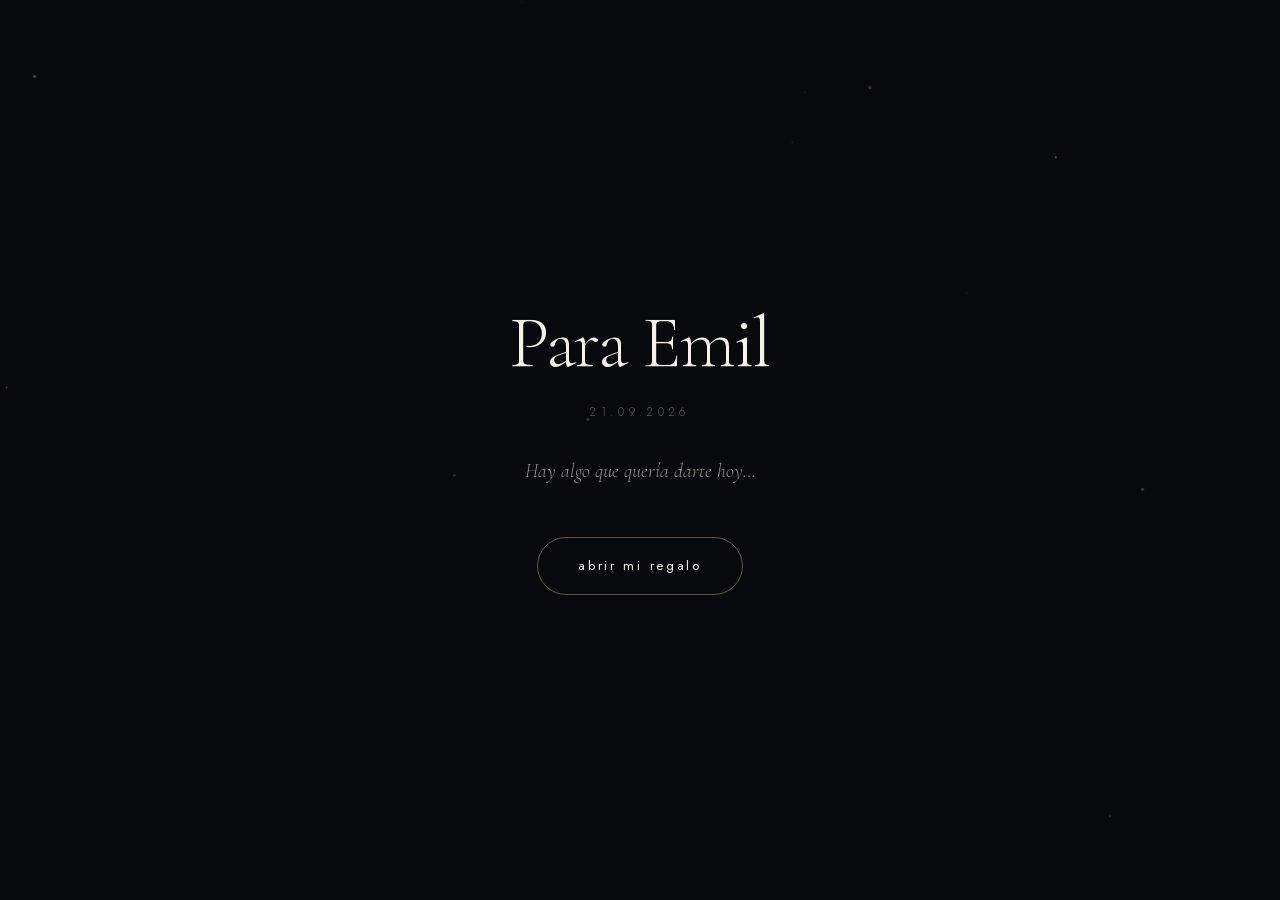
<file: emil/flores-amarillas/index.html>
<!DOCTYPE html>
<html lang="es">
<head>
<meta charset="utf-8">
<meta name="viewport" content="width=device-width, initial-scale=1, viewport-fit=cover">
<meta name="theme-color" content="#08090C">
<title>Para Emil</title>
<style>
@font-face{font-family:"Cormorant Garamond";font-style:normal;font-weight:300 500;font-display:block;src:url([data-uri]) format("woff2")}
@font-face{font-family:"Cormorant Garamond";font-style:italic;font-weight:300 500;font-display:block;src:url([data-uri]) format("woff2")}
@font-face{font-family:"Jost";font-style:normal;font-weight:300 500;font-display:block;src:url([data-uri]) format("woff2")}

/* ============================================================
   PARA EMIL — 21.09.2026
   Una sola escena continua sobre un lienzo: la lluvia, el árbol
   y el corazón son las mismas flores moviéndose. Las flores son
   recortes de las fotos reales, no dibujos.
   ============================================================ */
:root{
  --tinta:#08090C;
  --crema:#F6F1E6;
  --oro:#E6C98A;
  --humo:rgba(246,241,230,.58);
  --tenue:rgba(246,241,230,.34);
  --serif:"Cormorant Garamond",Georgia,serif;
  --sans:"Jost",-apple-system,BlinkMacSystemFont,"Segoe UI",sans-serif;
}
*{box-sizing:border-box;margin:0;padding:0}
html,body{height:100%;overflow:hidden;background:var(--tinta)}
body{
  color:var(--crema); font-family:var(--sans); font-weight:300;
  -webkit-font-smoothing:antialiased;
  -webkit-tap-highlight-color:transparent;
  overscroll-behavior:none;
}

#lienzo{position:fixed;inset:0;width:100%;height:100%;display:block;z-index:1}

/* el aire cálido de la escena: sube cuando aparece el árbol */
#aire{
  position:fixed;inset:0;z-index:2;pointer-events:none;
  background:radial-gradient(62% 46% at 50% 56%, rgba(230,201,138,.15) 0%, rgba(230,201,138,0) 70%);
  opacity:0;transition:opacity 3.4s ease;
}
body.calido #aire{opacity:1}
/* los bordes se hunden: hace que el centro respire */
#marco{
  position:fixed;inset:0;z-index:3;pointer-events:none;
  background:radial-gradient(125% 88% at 50% 50%, rgba(8,9,12,0) 42%, rgba(8,9,12,.78) 100%);
}

/* ---------------- capa de texto ---------------- */
#capa{
  position:fixed;inset:0;z-index:5;
  display:flex;align-items:center;justify-content:center;
  padding:calc(9vh + env(safe-area-inset-top)) 7vw calc(9vh + env(safe-area-inset-bottom));
  pointer-events:none;text-align:center;
}
/* Las frases van en el tercio de abajo: la copa del árbol y el corazón
   ocupan el centro, y encima de las flores no se leía nada. */
.bloque[data-en]{transform:translateY(27vh)}
@media (max-height:680px){ .bloque[data-en]{transform:translateY(24vh)} }
/* velo bajo el texto: sin él, una flor clara detrás se come la frase */
#pie{
  position:fixed;left:0;right:0;bottom:0;height:52vh;z-index:4;pointer-events:none;
  background:linear-gradient(180deg,rgba(8,9,12,0) 0%,rgba(8,9,12,.62) 46%,rgba(8,9,12,.88) 100%);
  opacity:0;transition:opacity 2s ease;
}
body.contando #pie{opacity:1}
.bloque{
  position:absolute;width:100%;max-width:30rem;
  opacity:0;visibility:hidden;
  transition:opacity .55s ease,visibility .55s;   /* salir es rápido */
}
.bloque.vivo{opacity:1;visibility:visible;transition:opacity 1.3s ease,visibility 1.3s}

.frase{
  font-family:var(--serif);font-weight:300;
  font-size:clamp(1.62rem,6.2vw,2.35rem);
  line-height:1.42;letter-spacing:.004em;
  text-wrap:balance;
  text-shadow:0 2px 40px rgba(8,9,12,.85), 0 0 90px rgba(8,9,12,.6);
}
.frase + .frase{margin-top:.5em}
.frase.suave{color:var(--humo)}

/* ---------------- portada ---------------- */
/* la portada sí se va despacio: es el corte de entrada a la escena */
#portada{pointer-events:auto;transition:opacity 1.2s ease,visibility 1.2s}
#portada .nombre{
  font-family:var(--serif);font-weight:300;
  font-size:clamp(2.9rem,12.5vw,4.6rem);
  line-height:1.02;letter-spacing:-.018em;
}
#portada .fecha{
  margin-top:1.5rem;font-size:.72rem;letter-spacing:.42em;
  color:var(--tenue);
}
#portada .sub{
  margin-top:2.4rem;font-family:var(--serif);font-style:italic;
  font-size:clamp(1.02rem,4.3vw,1.24rem);color:var(--humo);
}
#abrir{
  margin-top:3.4rem;
  font-family:var(--sans);font-size:.84rem;font-weight:400;letter-spacing:.2em;
  color:var(--crema);background:transparent;
  border:1px solid rgba(230,201,138,.4);border-radius:999px;
  padding:1.15rem 2.5rem;min-height:54px;cursor:pointer;
  position:relative;overflow:hidden;
  transition:border-color .5s ease,background .5s ease,transform .3s ease;
}
#abrir::after{
  content:"";position:absolute;inset:0;border-radius:999px;
  box-shadow:0 0 44px rgba(230,201,138,.22);
  animation:pulso 4.5s ease-in-out infinite;
}
@keyframes pulso{0%,100%{opacity:.35}50%{opacity:1}}
#abrir:hover,#abrir:focus-visible{border-color:var(--oro);background:rgba(230,201,138,.07)}
#abrir:active{transform:scale(.985)}

/* ---------------- final ---------------- */
#aviso{
  font-family:var(--serif);font-style:italic;
  font-size:clamp(1.1rem,4.6vw,1.4rem);color:var(--humo);
}
#toca{
  margin-top:2rem;display:inline-block;
  font-size:.74rem;letter-spacing:.26em;color:var(--crema);
  padding:.85rem 1.6rem;border-radius:999px;
  border:1px solid rgba(230,201,138,.45);background:rgba(8,9,12,.45);
  -webkit-backdrop-filter:blur(8px);backdrop-filter:blur(8px);
  animation:latir 2.6s ease-in-out infinite;
}
@keyframes latir{0%,100%{opacity:.8;transform:scale(1)}50%{opacity:1;transform:scale(1.04)}}
#pista{
  position:fixed;left:0;right:0;z-index:7;
  bottom:calc(1.9rem + env(safe-area-inset-bottom));
  text-align:center;pointer-events:none;
  opacity:0;transition:opacity .9s ease;
}
body.tocable #pista{opacity:1}
#pista span{
  font-size:.66rem;letter-spacing:.28em;color:var(--tenue);
  animation:respirar 2.8s ease-in-out infinite;
}
@keyframes respirar{0%,100%{opacity:.5}50%{opacity:1}}

#zonaFlor{position:fixed;inset:0;z-index:8;display:none;cursor:pointer}
body.hayFlor #zonaFlor{display:block}

/* ---------------- tarjeta ---------------- */
#tarjeta{
  position:fixed;inset:0;z-index:20;
  display:flex;align-items:center;justify-content:center;padding:7vw;
  background:rgba(8,9,12,.82);
  -webkit-backdrop-filter:blur(18px);backdrop-filter:blur(18px);
  opacity:0;pointer-events:none;transition:opacity 1.1s ease;
}
#tarjeta.abierta{opacity:1;pointer-events:auto}
.papel{
  width:100%;max-width:25rem;text-align:center;
  padding:3.2rem 2rem 2.4rem;
  border:1px solid rgba(230,201,138,.22);border-radius:2px;
  background:linear-gradient(170deg,rgba(246,241,230,.055),rgba(246,241,230,.02));
  transform:translateY(20px) scale(.97);
  transition:transform 1.2s cubic-bezier(.16,.84,.34,1);
}
#tarjeta.abierta .papel{transform:none}
.papel p{
  font-family:var(--serif);font-size:clamp(1.08rem,4.5vw,1.28rem);
  line-height:1.6;
}
.papel .firma{margin-top:1.8rem;font-style:italic;color:var(--oro)}
.papel .fecha{margin-top:2.6rem;font-family:var(--sans);font-size:.66rem;letter-spacing:.34em;color:var(--tenue)}

/* ---------------- sonido ---------------- */
#sonido{
  position:fixed;z-index:12;
  top:calc(1.05rem + env(safe-area-inset-top));right:calc(1.05rem + env(safe-area-inset-right));
  width:2.5rem;height:2.5rem;border-radius:50%;
  display:none;align-items:center;justify-content:center;
  border:1px solid rgba(246,241,230,.14);background:rgba(246,241,230,.05);
  -webkit-backdrop-filter:blur(10px);backdrop-filter:blur(10px);
  color:var(--humo);cursor:pointer;
}
#sonido.visible{display:flex}
#sonido.on{color:var(--oro);border-color:rgba(230,201,138,.45)}
#sonido svg{width:1rem;height:1rem}
#sonido .tachado{display:none}
#sonido:not(.on) .onda{display:none}
#sonido:not(.on) .tachado{display:block}

:focus-visible{outline:1px solid rgba(230,201,138,.8);outline-offset:5px}

@media (prefers-reduced-motion: reduce){
  #abrir::after,#toca{animation:none}
  .bloque{transition-duration:.35s}
}
</style>
</head>
<body>

<canvas id="lienzo"></canvas>
<div id="aire"></div>
<div id="marco"></div>
<div id="pie"></div>

<div id="capa">

  <div class="bloque vivo" id="portada">
    <h1 class="nombre">Para Emil</h1>
    <p class="fecha">21.09.2026</p>
    <p class="sub">Hay algo que quería darte hoy…</p>
    <button id="abrir">abrir mi regalo</button>
  </div>

  <div class="bloque" data-en="1"><p class="frase">Hoy quería darte flores amarillas…</p></div>
  <div class="bloque" data-en="2"><p class="frase">Pero aunque hoy no pude ponértelas en las manos…</p></div>
  <div class="bloque" data-en="3"><p class="frase">no quería dejar pasar el día sin hacerte llegar un poquito de mi amor.</p></div>
  <div class="bloque" data-en="4"><p class="frase">Porque la distancia podrá cambiar la forma, pero nunca la intención.</p></div>
  <div class="bloque" data-en="5"><p class="frase">Hasta que pueda darte flores en persona, quédate con estas.</p></div>

  <div class="bloque" data-en="6"><p class="frase">Para ti, Emil.</p></div>
  <div class="bloque" data-en="7"><p class="frase">Aunque hoy no pude darte flores en persona, quería recordarte que estoy aquí.</p></div>
  <div class="bloque" data-en="8">
    <p class="frase">Pensando en ti.</p>
    <p class="frase">Pendiente de ti.</p>
    <p class="frase suave">Y queriéndote, incluso desde lejos.</p>
  </div>

  <div class="bloque" data-en="9">
    <p id="aviso">Todavía queda una flor…</p>
    <span id="toca">tócala</span>
  </div>

</div>

<div id="pista"><span>toca para seguir</span></div>

<div id="zonaFlor" aria-label="Abrir la última flor" role="button" tabindex="0"></div>

<button id="sonido" aria-label="Silenciar la música">
  <svg viewBox="0 0 24 24" fill="none" stroke="currentColor" stroke-width="1.6" stroke-linecap="round" stroke-linejoin="round">
    <path d="M4 9.5h3.2L12 5.6v12.8L7.2 14.5H4z" fill="currentColor" stroke="none"/>
    <g class="onda"><path d="M15.4 9.3a3.6 3.6 0 0 1 0 5.4"/><path d="M17.9 6.8a7 7 0 0 1 0 10.4"/></g>
    <path class="tachado" d="M16 9.5l5 5M21 9.5l-5 5"/>
  </svg>
</button>

<div id="tarjeta" role="dialog" aria-modal="true">
  <div class="papel">
    <p>Esta es para recordarte que la próxima vez que estemos juntos, quiero poder entregártela yo mismo.</p>
    <p class="firma">Te quiero, mi amor. 💛</p>
    <p class="fecha">21.09.2026</p>
  </div>
</div>

<script>
/* ============================================================
   LAS FLORES — dibujadas con código, no recortadas de fotos.
   Cada una se pinta UNA vez en su propio lienzo al arrancar, y
   luego la escena solo las estampa. Así se pueden mover ciento
   y pico sin que baje de 60 fps.
   ============================================================ */
const PALETAS = [
  { base:'#C98A10', medio:'#F2C21F', punta:'#FFE86B', corazon:'#B8790C', polen:'#7A3F12' },
  { base:'#D69A14', medio:'#F7CE2E', punta:'#FFF08A', corazon:'#C2860F', polen:'#83471A' },
  { base:'#BE8A22', medio:'#E8C450', punta:'#FFEFA8', corazon:'#A97B1C', polen:'#6E4A1E' },
  { base:'#E0A81C', medio:'#FBD94A', punta:'#FFF7B8', corazon:'#CC9614', polen:'#8A5018' },
];

function lienzoOff(n){
  const c = document.createElement('canvas');
  c.width = n; c.height = n;
  return c;
}

/* un pétalo: la punta manda. Puntiaguda = lirio, redonda = hortensia */
function trazarPetalo(x, R, ancho, punta){
  x.beginPath();
  x.moveTo(0, 0);
  if (punta === 'punta'){
    x.bezierCurveTo( ancho*1.02, -R*0.30,  ancho*0.74, -R*0.74, 0, -R);
    x.bezierCurveTo(-ancho*0.74, -R*0.74, -ancho*1.02, -R*0.30, 0, 0);
  } else {
    x.bezierCurveTo( ancho*1.20, -R*0.16,  ancho*1.06, -R*0.92, 0, -R*0.99);
    x.bezierCurveTo(-ancho*1.06, -R*0.92, -ancho*1.20, -R*0.16, 0, 0);
  }
  x.closePath();
}

function pintarPetalo(x, R, ancho, punta, p, giro, opac){
  x.save();
  x.rotate(giro);
  x.globalAlpha = opac;
  const g = x.createLinearGradient(0, 0, 0, -R);
  g.addColorStop(0,    p.base);
  g.addColorStop(0.42, p.medio);
  g.addColorStop(1,    p.punta);
  trazarPetalo(x, R, ancho, punta);
  x.fillStyle = g; x.fill();
  /* nervio central: una veta de luz, muy floja. Sin esto el pétalo es plano */
  const l = x.createLinearGradient(0, 0, 0, -R);
  l.addColorStop(0, 'rgba(255,255,255,0)');
  l.addColorStop(0.55, 'rgba(255,255,255,.30)');
  l.addColorStop(1, 'rgba(255,255,255,0)');
  x.strokeStyle = l; x.lineWidth = Math.max(1, R*0.035); x.lineCap = 'round';
  x.beginPath(); x.moveTo(0, -R*0.10); x.lineTo(0, -R*0.86); x.stroke();
  /* y el borde, apenas insinuado, para que recorte contra el fondo */
  trazarPetalo(x, R, ancho, punta);
  x.strokeStyle = 'rgba(255,248,214,.22)'; x.lineWidth = Math.max(1, R*0.018); x.stroke();
  x.restore();
}

function centroFlor(x, r, p){
  const g = x.createRadialGradient(0,0,0, 0,0,r);
  g.addColorStop(0, '#FFFCEB');
  g.addColorStop(0.45, p.punta);
  g.addColorStop(1, 'rgba(255,243,196,0)');
  x.beginPath(); x.arc(0,0,r,0,6.2832);
  x.fillStyle = g; x.fill();
}

function estambres(x, R, p, n){
  x.save();
  for (let i=0;i<n;i++){
    const a = (i/n)*6.2832 + 0.4;
    const largo = R*0.40, curva = R*0.10;
    x.save(); x.rotate(a);
    x.strokeStyle = 'rgba(255,250,226,.72)'; x.lineWidth = Math.max(1, R*0.016);
    x.beginPath(); x.moveTo(0,0);
    x.quadraticCurveTo(curva, -largo*0.6, curva*0.4, -largo);
    x.stroke();
    x.beginPath();
    x.ellipse(curva*0.4, -largo, R*0.045, R*0.025, 0.6, 0, 6.2832);
    x.fillStyle = p.polen; x.fill();
    x.restore();
  }
  x.restore();
}

/* aureola tenue: separa la flor del fondo oscuro sin ensuciarla */
function aureola(x, r){
  const g = x.createRadialGradient(0,0,r*0.25, 0,0,r);
  g.addColorStop(0, 'rgba(255,214,96,.13)');
  g.addColorStop(1, 'rgba(255,226,140,0)');
  x.beginPath(); x.arc(0,0,r,0,6.2832); x.fillStyle = g; x.fill();
}

function crearFlores(rnd){
  const S = 256, mitad = S/2, salida = [];
  const hacer = (dibujo) => {
    const c = lienzoOff(S), x = c.getContext('2d');
    x.translate(mitad, mitad);
    dibujo(x);
    return c;
  };

  // --- lirio de seis tépalos, dos coronas ---
  for (let v=0; v<2; v++){
    const p = PALETAS[v];
    salida.push(hacer(x => {
      aureola(x, mitad*0.96);
      const R = mitad*0.92, an = mitad*0.21;
      for (let i=0;i<3;i++) pintarPetalo(x, R, an, 'punta', p, (i/3)*6.2832 + Math.PI/3, .9);
      for (let i=0;i<3;i++) pintarPetalo(x, R*0.94, an*1.06, 'punta', p, (i/3)*6.2832, 1);
      centroFlor(x, R*0.20, p);
      estambres(x, R, p, 6);
    }));
  }

  // --- flor de cinco pétalos redondos ---
  for (let v=0; v<2; v++){
    const p = PALETAS[(v+1)%PALETAS.length];
    salida.push(hacer(x => {
      aureola(x, mitad*0.92);
      const R = mitad*0.80, an = mitad*0.30;
      for (let i=0;i<5;i++) pintarPetalo(x, R, an, 'redonda', p, (i/5)*6.2832 + 0.3, 1);
      centroFlor(x, R*0.26, p);
      estambres(x, R*0.8, p, 5);
    }));
  }

  // --- hortensia: cuatro pétalos anchos, como las de la foto ---
  for (let v=0; v<2; v++){
    const p = PALETAS[(v+2)%PALETAS.length];
    salida.push(hacer(x => {
      aureola(x, mitad*0.88);
      const R = mitad*0.76, an = mitad*0.38;
      for (let i=0;i<4;i++) pintarPetalo(x, R, an, 'redonda', p, (i/4)*6.2832 + 0.78, 1);
      centroFlor(x, R*0.20, p);
    }));
  }

  // --- capullo ---
  salida.push(hacer(x => {
    const p = PALETAS[0];
    aureola(x, mitad*0.66);
    const R = mitad*0.78, an = mitad*0.15;
    for (let i=0;i<3;i++) pintarPetalo(x, R, an, 'punta', p, (i-1)*0.20, .96);
  }));

  // --- pétalo suelto, para la lluvia ---
  salida.push(hacer(x => {
    const p = PALETAS[1];
    x.rotate(0.5);
    pintarPetalo(x, mitad*0.86, mitad*0.30, 'redonda', p, 0, 1);
  }));

  return salida;
}

</script>
<script>
(function(){
'use strict';
const lento = matchMedia('(prefers-reduced-motion: reduce)').matches;

/* ---------- lienzo ---------- */
const c = document.getElementById('lienzo');
const g = c.getContext('2d', { alpha:false });
let W=0, H=0, DPR=1;
function medir(){
  DPR = Math.min(window.devicePixelRatio || 1, 2);
  W = window.innerWidth; H = window.innerHeight;
  c.width = Math.round(W*DPR); c.height = Math.round(H*DPR);
}
medir();
addEventListener('resize', () => { medir(); construirArbol(); });

/* ---------- azar con semilla: la escena sale igual siempre ---------- */
let _s = 20260921;
const az = () => { _s = (_s*1664525 + 1013904223) % 4294967296; return _s/4294967296; };
const ent = (a,b) => a + az()*(b-a);
const fac = t => t<.5 ? 4*t*t*t : 1-Math.pow(-2*t+2,3)/2;   // suavizado
const sal = t => 1-Math.pow(1-t,3);

/* ---------- las flores ----------
   Se dibujan con código al arrancar: una vez cada una, en su propio
   lienzo. Después la escena solo las estampa, que es lo que permite
   mover ciento y pico sin bajar de 60 fps. */
const hojas = crearFlores(az);
const borrosas = hojas.map(f => {
  /* copia fuera de foco para las que pasan pegadas a la cámara. Hecha
     una sola vez: un filter por fotograma se come la mitad de los cuadros */
  const o = document.createElement('canvas');
  o.width = f.width; o.height = f.height;
  const og = o.getContext('2d');
  og.filter = 'blur(6px)'; og.drawImage(f, 0, 0);
  return o;
});

/* ---------- el árbol ---------- */
let ramas = [], puntas = [];
function construirArbol(){
  _s = 20260921;
  ramas = []; puntas = [];
  const baseX = W*0.5, baseY = H*1.02;
  const tronco = Math.min(H*0.20, W*0.42);
  (function rama(x,y,ang,largo,grosor,prof){
    const x2 = x + Math.cos(ang)*largo, y2 = y + Math.sin(ang)*largo;
    ramas.push({x,y,x2,y2,g:grosor,prof});
    /* la profundidad varía de una rama a otra: si todas acaban a la vez, las
       puntas salen alineadas y la copa se ve como una franja recta */
    const tope = 6 + (az() < .55 ? 1 : 0);
    if (prof >= tope || largo < W*0.012){ puntas.push({x:x2,y:y2,prof}); return; }
    if (prof >= 4) puntas.push({x:x2,y:y2,prof});   // también florece hacia dentro
    const n = prof < 2 ? 2 : (az() < .34 ? 3 : 2);
    for (let i=0;i<n;i++){
      const giro = (i-(n-1)/2)*ent(.52,.84) + ent(-.14,.14)
                 - (prof < 3 ? 0.06 : 0);           // las de abajo, algo más erguidas
      rama(x2, y2, ang+giro, largo*ent(.74,.86), grosor*.62, prof+1);
    }
  })(baseX, baseY, -Math.PI/2, tronco, Math.max(13, W*0.038), 0);
  ramas.sort((a,b) => a.prof - b.prof);      // crece por niveles, no rama a rama
}
construirArbol();

/* ---------- el corazón ---------- */
function puntosCorazon(nBorde, nDentro){
  const k = Math.min(W*0.0235, H*0.0215);   // 16k de ancho, y luego un zoom de 1,10
  const cx = W*0.5, cy = H*0.42;
  const P = (t) => ({
    x: cx + k*16*Math.pow(Math.sin(t),3),
    y: cy - k*(13*Math.cos(t) - 5*Math.cos(2*t) - 2*Math.cos(3*t) - Math.cos(4*t))
  });

  /* La curva se recorre a paso constante, no por el parámetro: repartiendo
     por t se amontonaban en la punta de abajo y clareaban en los lóbulos. */
  const finos = [];
  const N = 1400;
  for (let i=0;i<=N;i++) finos.push(P(Math.PI + (i/N)*Math.PI*2));
  let total = 0;
  const acum = [0];
  for (let i=1;i<finos.length;i++){
    total += Math.hypot(finos[i].x-finos[i-1].x, finos[i].y-finos[i-1].y);
    acum.push(total);
  }
  const borde = [];
  let j = 0;
  for (let i=0;i<nBorde;i++){
    const meta = (i/nBorde)*total;
    while (j < acum.length-1 && acum[j] < meta) j++;
    const p = finos[j];
    const hacia = Math.atan2(cy - p.y, p.x - cx);
    const dentro = ent(0, k*2.4);                 // la silueta es una banda, no una raya
    borde.push({ x: p.x - Math.cos(hacia)*dentro, y: p.y + Math.sin(hacia)*dentro });
  }

  /* Relleno con distancia mínima: sin ella se apelotonan y hacen un borrón. */
  const dentro = [];
  const minimo = k*2.5;
  let intentos = 0;
  while (dentro.length < nDentro && intentos < 9000){
    intentos++;
    const x = ent(-1.05,1.05), y = ent(-1.05,1.05);
    if (Math.pow(x*x + y*y - 1, 3) - x*x*y*y*y > 0) continue;
    const q = { x: cx + x*k*14.4, y: cy - y*k*13.4 };
    let libre = true;
    for (const d of dentro) if (Math.hypot(d.x-q.x, d.y-q.y) < minimo){ libre = false; break; }
    for (const d of borde)  if (Math.hypot(d.x-q.x, d.y-q.y) < minimo*0.8){ libre = false; break; }
    if (libre) dentro.push(q);
  }
  return { borde, dentro };
}

/* ---------- flores ---------- */
const flores = [];
const MAX = (W < 420 ? 300 : 420);
function nuevaFlor(){
  const i = Math.floor(az()*hojas.length);
  const z = az();                                  // 0 lejos, 1 pegada a la cámara
  return {
    i, z,
    x: ent(-W*0.06, W*1.06), y: -ent(0, H*0.95),
    s: (0.055 + z*0.145) * Math.min(W,H) / 256,
    rot: ent(0,Math.PI*2), vr: ent(-.012,.012),
    vx: ent(-.22,.22), vy: (0.9 + z*2.3),
    op: 0.5 + z*0.5,
    modo: 'cae', t0:0, dur:0, x0:0,y0:0,x1:0,y1:0, r0:0,r1:0,
  };
}

/* ---------- partículas de oro ---------- */
const motas = [];
for (let i=0;i<26;i++) motas.push({
  x: az()*W, y: az()*H, r: ent(.5,1.6), v: ent(.06,.24), f: ent(0,6.28), op: ent(.12,.5)
});

/* ---------- estado ---------- */
let fase = 'espera', t0 = 0, ahora = 0;
let arbolP = 0, cam = { z:1.18, x:0, y:0 }, camObj = { z:1.18, x:0, y:0 };
let calma = 0, ordenar = true;

function arrancar(){
  for (let i=0;i<MAX;i++){ const f = nuevaFlor(); f.modo = 'espera'; f.y = -ent(0, H*2.2); flores.push(f); }
  requestAnimationFrame(bucle);
}

/* ---------- dibujo ---------- */
function dibujarArbol(p){
  if (p <= 0) return;
  const n = Math.floor(ramas.length * p);
  g.lineCap = 'round';
  for (let i=0;i<n;i++){
    const r = ramas[i];
    g.strokeStyle = 'rgba(38,31,24,' + (0.92 - r.prof*0.07) + ')';
    g.lineWidth = r.g;
    g.beginPath(); g.moveTo(r.x, r.y); g.lineTo(r.x2, r.y2); g.stroke();
  }
}

function bucle(ts){
  if (!t0) t0 = ts;
  ahora = ts - t0;
  const dt = 1;   // paso fijo: el movimiento no debe depender de la máquina

  /* fondo */
  g.setTransform(DPR,0,0,DPR,0,0);
  g.fillStyle = '#08090C';
  g.fillRect(0,0,W,H);

  /* cámara */
  cam.z += (camObj.z - cam.z) * 0.012;
  cam.x += (camObj.x - cam.x) * 0.012;
  cam.y += (camObj.y - cam.y) * 0.012;
  g.translate(W/2 + cam.x, H/2 + cam.y);
  g.scale(cam.z, cam.z);
  g.translate(-W/2, -H/2);

  /* motas de oro */
  for (const m of motas){
    m.y -= m.v; m.f += 0.01;
    if (m.y < -10){ m.y = H+10; m.x = az()*W; }
    g.globalAlpha = m.op * (0.55 + 0.45*Math.sin(m.f));
    g.fillStyle = '#E6C98A';
    g.beginPath(); g.arc(m.x + Math.sin(m.f)*8, m.y, m.r, 0, 6.2832); g.fill();
  }
  g.globalAlpha = 1;

  dibujarArbol(arbolP);

  /* flores: de lejos a cerca, para que las de delante tapen. Se ordena solo
     cuando alguna cambia de profundidad, no en cada cuadro: con trescientas,
     ordenar sesenta veces por segundo es trabajo tirado a la basura. */
  if (ordenar){ flores.sort((a,b) => a.z - b.z); ordenar = false; }
  for (const f of flores){
    if (f.modo === 'espera') continue;
    if (f.opObj != null) f.op += (f.opObj - f.op) * 0.02;
    if (f.modo === 'cae'){
      f.y += f.vy * dt; f.x += f.vx * dt; f.rot += f.vr * dt;
      if (f.y > H + 160){ Object.assign(f, nuevaFlor()); f.y = -120; ordenar = true; }
    } else if (f.modo === 'frena'){
      /* la caída no se corta de golpe: pierde fuerza hasta quedarse quieta */
      f.vy *= 0.955; f.vx *= 0.955;
      f.y += f.vy * dt; f.x += f.vx * dt; f.rot += f.vr * 0.5 * dt;
      if (f.vy < 0.08){ f.modo = 'fijo'; f.yb = f.y; f.fase = az()*6.2832; }
    } else if (f.modo === 'vuela'){
      const p = Math.min((ahora - f.t0)/f.dur, 1);
      const e = fac(p);
      f.x = f.x0 + (f.x1-f.x0)*e;
      f.y = f.y0 + (f.y1-f.y0)*e - Math.sin(p*Math.PI)*H*0.10;   // arco, no línea recta
      f.rot = f.r0 + (f.r1-f.r0)*e;
      if (p >= 1){ f.modo = 'fijo'; f.yb = f.y; f.fase = az()*6.28; }
    } else {
      f.rot += f.vr * 0.14 * dt;
      f.y = (f.yb != null ? f.yb : f.y) + Math.sin(ahora/1400 + (f.fase||0)) * 3.2;
    }
    const im = (f.z > 0.82 && f.modo === 'cae') ? borrosas[f.i] : hojas[f.i];
    if (!im) continue;
    const an = 256 * f.s, al = an * (im.height/im.width);
    g.save();
    g.globalAlpha = f.op;
    g.translate(f.x, f.y); g.rotate(f.rot);
    g.drawImage(im, -an/2, -al/2, an, al);
    g.restore();
  }
  g.globalAlpha = 1;

  if (inicio >= 0) revisar(ahora - inicio);
  requestAnimationFrame(bucle);
}

/* ============================================================
   GUIÓN — una sola línea de tiempo. Cada marca dispara una vez.
   ============================================================ */
const bloques = [...document.querySelectorAll('.bloque[data-en]')];
const portada = document.getElementById('portada');
const tarjeta = document.getElementById('tarjeta');
const zonaFlor = document.getElementById('zonaFlor');
const son = document.getElementById('sonido');

/* La frase que sale y la que entra no pueden cruzarse: están una encima de
   otra y se leían las dos a la vez. Primero se va la anterior, y 700 ms
   después entra la siguiente. */
let relevo = null;
function mostrar(n){
  bloques.forEach(b => b.classList.remove('vivo'));
  clearTimeout(relevo);
  if (!n) return;
  relevo = setTimeout(() => {
    const b = bloques.find(x => +x.dataset.en === n);
    if (b) b.classList.add('vivo');
  }, 620);   // lo que tarda en irse la anterior
}

let inicio = -1;
const marcas = [];
const en = (ms, fn) => marcas.push({ ms, fn, hecho:false });
function revisar(t){
  for (const m of marcas) if (!m.hecho && t >= m.ms){ m.hecho = true; m.fn(); }
}

/* ---------- se acaba la lluvia ----------
   La caída es solo la entrada. Después se queda suspendido un puñado, lejos
   del sitio donde va el texto, y el resto se retira: con las trescientas
   quietas la pantalla se llena y no hay quien lea nada. */
function suspender(){
  const sueltas = flores.filter(f => f.modo === 'cae').sort(() => az()-0.5);
  const QUEDAN = W < 420 ? 34 : 46;
  const zonaTexto = { x1: W*0.02, y1: H*0.58, x2: W*0.98, y2: H*0.95 };
  let k = 0;
  for (const f of sueltas){
    if (k < QUEDAN){
      let x, y, intentos = 0;
      do {
        x = ent(W*0.04, W*0.96); y = ent(H*0.05, H*0.95); intentos++;
      } while (intentos < 30 &&
               x > zonaTexto.x1 && x < zonaTexto.x2 && y > zonaTexto.y1 && y < zonaTexto.y2);
      f.x = x; f.y = y;
      f.modo = 'frena';
      f.s = ent(.05,.095) * Math.min(W,H)/256;
      f.opObj = ent(.16, .34);
      k++;
    } else {
      /* se van por abajo y esperan fuera: vuelven cuando nace el árbol */
      f.modo = 'vuela'; f.t0 = ahora + ent(0, 1200); f.dur = ent(1600, 2600);
      f.x0 = f.x; f.y0 = f.y; f.x1 = f.x + ent(-W*.3, W*.3); f.y1 = H + 240;
      f.r0 = f.rot; f.r1 = f.rot + ent(-1.5,1.5); f.op = 0; f.opObj = null;
    }
  }
}

/* ---------- posar las flores en el árbol ---------- */
function posarEnArbol(){
  const sitios = puntas.slice().sort(() => az()-0.5);
  let k = 0;
  for (const f of flores){
    if (k >= sitios.length || k >= flores.length*0.92) break;
    const p = sitios[k];
    /* las que se habían retirado entran de nuevo desde fuera de cuadro */
    if (f.op <= 0.02){ f.x = ent(-W*.1, W*1.1); f.y = -ent(H*.05, H*.75); }
    f.modo = 'vuela'; f.t0 = ahora + k*26; f.dur = ent(1500, 2500);
    f.x0 = f.x; f.y0 = f.y; f.x1 = p.x + ent(-7,7); f.y1 = p.y + ent(-7,7);
    f.r0 = f.rot; f.r1 = f.rot + ent(-.5,.5);
    f.s = Math.min(f.s, (0.078 + f.z*0.055) * Math.min(W,H)/256);
    f.op = 0.72 + f.z*0.28; f.opObj = null;
    k++;
  }
}

/* ---------- el corazón ---------- */
function formarCorazon(){
  const libres = flores.slice().sort(() => az()-0.5);
  const nB = Math.min(Math.round(libres.length*0.52), 170);
  const nD = Math.min(libres.length - nB, 110);
  const P = puntosCorazon(nB, nD);
  let k = 0;
  const volar = (f, destino, espera, escala) => {
    f.modo = 'vuela';
    f.t0 = ahora + espera; f.dur = ent(1400, 2000);
    f.x0 = f.x; f.y0 = f.y; f.x1 = destino.x; f.y1 = destino.y;
    f.r0 = f.rot; f.r1 = f.rot + ent(-1.1, 1.1);
    f.s = escala * Math.min(W,H)/256;
    f.op = 1; f.opObj = null; f.z = 0.5; f.vr = ent(-.004,.004); ordenar = true;
  };
  /* el borde primero y en orden: se ve cómo se traza la curva */
  const dispoB = Math.min(P.borde.length, nB, libres.length);
  for (let i=0; i<dispoB; i++, k++)
    volar(libres[k], P.borde[i], (i/dispoB)*4200, ent(.075,.11));
  /* y luego se rellena por dentro. Se recorre P.dentro y no nD: con la
     distancia mínima salen menos puntos de los pedidos, y pedir uno que no
     existe dejaba la escena colgada a medio corazón. */
  const dispo = Math.min(P.dentro.length, libres.length - k);
  for (let i=0; i<dispo; i++, k++)
    volar(libres[k], P.dentro[i], 4600 + (i/Math.max(dispo,1))*2300, ent(.06,.085));
  /* de las que sobran, unas pocas se quedan flotando alrededor del corazón
     y el resto se van de cuadro: si se quedan todas, tapan la silueta */
  let quedan = 22;
  for (; k<libres.length; k++){
    const f = libres[k];
    f.modo = 'vuela'; f.t0 = ahora + ent(0,1800); f.dur = ent(2200,3200);
    f.x0 = f.x; f.y0 = f.y; f.r0 = f.rot; f.r1 = f.rot + ent(-2,2);
    if (quedan-- > 0){
      const a = az()*6.2832, r = Math.min(W,H)*ent(.30,.46);
      f.x1 = W/2 + Math.cos(a)*r; f.y1 = H*0.42 + Math.sin(a)*r*0.9;
      f.s = ent(.045,.075) * Math.min(W,H)/256; f.op = ent(.35,.6); f.opObj = null;
    } else {
      f.x1 = f.x + ent(-W,W); f.y1 = H + 320; f.op = 0;
    }
  }
}

/* ---------- la última flor ---------- */
function ultimaFlor(){
  let elegida = null, mejor = 1e9;
  for (const f of flores){
    const d = Math.hypot(f.x - W/2, f.y - H*0.44);
    if (f.op > .5 && d < mejor){ mejor = d; elegida = f; }
  }
  for (const f of flores){
    if (f === elegida) continue;
    f.modo = 'vuela'; f.t0 = ahora + ent(0, 900); f.dur = ent(1800, 2800);
    f.x0=f.x; f.y0=f.y; f.x1 = f.x + ent(-W*.5, W*.5); f.y1 = f.y - H*.5;
    f.r0=f.rot; f.r1=f.rot+ent(-1.5,1.5); f.op = 0;
  }
  if (elegida){
    elegida.modo = 'vuela'; elegida.t0 = ahora + 900; elegida.dur = 2200;
    elegida.x0 = elegida.x; elegida.y0 = elegida.y;
    elegida.x1 = W/2; elegida.y1 = H*0.42;
    elegida.r0 = elegida.rot; elegida.r1 = 0;
    elegida.s = 0.46 * Math.min(W,H)/256; elegida.op = 1;
    elegida.i = 0;                       // el lirio, que es el recorte más limpio
  }
  camObj.z = 1.0;
}

/* ---------- la música ----------
   Nada de archivos: se genera con la Web Audio API. Un colchón de cuatro
   voces que va cambiando de acorde muy despacio —ahí está lo que emociona,
   en que se mueva y no sea un zumbido fijo— y unas campanas sueltas encima.
   Arranca con el mismo clic que abre el regalo, porque el navegador exige
   un gesto del usuario para dejar sonar nada. */
let ctx=null, master=null, sonando=false, voces=[], acorde=0, relojAcordes=null, relojCampanas=null;

/* Fa mayor: Fmaj9 → Dm9 → Bbmaj7 → C7sus. Vuelve al principio y no cansa. */
const ACORDES = [
  [174.61, 220.00, 261.63, 329.63],
  [146.83, 174.61, 220.00, 261.63],
  [116.54, 146.83, 174.61, 220.00],
  [130.81, 174.61, 196.00, 233.08],
];

function campana(){
  if (!ctx || !sonando) return;
  const notas = ACORDES[acorde];
  const hz = notas[Math.floor(Math.random()*notas.length)] * (Math.random() < .55 ? 4 : 2);
  const o = ctx.createOscillator(), g = ctx.createGain();
  o.type = 'sine'; o.frequency.value = hz;
  const t = ctx.currentTime;
  g.gain.setValueAtTime(0, t);
  g.gain.linearRampToValueAtTime(0.095, t + 0.03);
  g.gain.exponentialRampToValueAtTime(0.0001, t + 2.6);
  o.connect(g).connect(master);
  o.start(t); o.stop(t + 2.8);
}

function cambiarAcorde(){
  if (!ctx) return;
  acorde = (acorde + 1) % ACORDES.length;
  const t = ctx.currentTime;
  voces.forEach((v, i) => {
    /* glissando lento de un acorde al siguiente: el cambio no se oye como
       un salto, se oye como que la música respira */
    v.frequency.setTargetAtTime(ACORDES[acorde][i], t, 1.1);
  });
}

function crearSonido(){
  if (ctx) return true;
  const AC = window.AudioContext || window.webkitAudioContext;
  if (!AC) return false;
  ctx = new AC();
  master = ctx.createGain(); master.gain.value = 0;

  const filtro = ctx.createBiquadFilter();
  filtro.type = 'lowpass'; filtro.frequency.value = 1150; filtro.Q.value = 0.6;
  master.connect(filtro).connect(ctx.destination);

  /* el colchón respira: una onda lentísima sobre el volumen */
  const aliento = ctx.createOscillator(), alientoG = ctx.createGain();
  /* el respiro suma sobre el volumen, no lo multiplica: con 0,22 sobre un
     master de 0,19 la música se hundía hasta el silencio cada 22 s */
  aliento.frequency.value = 0.045; alientoG.gain.value = 0.055;
  aliento.connect(alientoG).connect(master.gain); aliento.start();

  ACORDES[0].forEach((hz, i) => {
    const o = ctx.createOscillator(), g = ctx.createGain();
    o.type = i === 0 ? 'triangle' : 'sine';
    o.frequency.value = hz;
    o.detune.value = (i - 1.5) * 4;              // apenas desafinadas: dan cuerpo
    g.gain.value = [0.26, 0.19, 0.15, 0.12][i];
    o.connect(g).connect(master); o.start();
    voces.push(o);
  });

  relojAcordes  = setInterval(cambiarAcorde, 8200);
  relojCampanas = setInterval(campana, 2600);
  return true;
}

function ponerSonido(quiero){
  try{
    if (!crearSonido()) return;
    ctx.resume(); sonando = quiero;
    master.gain.linearRampToValueAtTime(quiero ? 0.32 : 0, ctx.currentTime + (quiero ? 4 : 1.2));
    son.classList.toggle('on', quiero);
    son.setAttribute('aria-label', quiero ? 'Silenciar la música' : 'Poner la música');
  }catch(e){}
}
son.addEventListener('click', e => { e.stopPropagation(); ponerSonido(!sonando); });

/* ---------- abrir ---------- */
document.getElementById('abrir').addEventListener('click', () => {
  ponerSonido(true);
  son.classList.add('visible');
  portada.classList.remove('vivo');
  inicio = ahora;
  /* se reparten entre metro y medio por encima y el borde de abajo: así la
     pantalla está llena de flores desde el primer segundo, no se va llenando */
  for (const f of flores){ f.modo = 'cae'; f.y = ent(-H*0.95, H*1.0); }
  camObj.z = 1.0;
});

/* ---------- el paso a paso ----------
   Las frases NO van por reloj: pasan cuando Emil toca, para que pueda
   leerlas a su ritmo. Lo único que corre solo es la parte de cine —la
   lluvia del principio, el árbol y el corazón—, donde no hay que leer. */
const P = lento ? 0.35 : 1;
const T = ms => Math.round(ms * P);

let paso = 0, esperando = true, cerrojo = false;
const cuerpo = document.body;

function tocable(si){
  esperando = si;
  cuerpo.classList.toggle('tocable', si);
}

const pasos = [
  () => mostrar(1),
  () => mostrar(2),
  () => mostrar(3),
  () => mostrar(4),
  () => mostrar(5),
  () => { mostrar(0); secuenciaFinal(); },
  () => mostrar(6),
  () => mostrar(7),
  () => mostrar(8),
  () => {
    mostrar(0); tocable(false); ultimaFlor();
    setTimeout(() => { mostrar(9); cuerpo.classList.add('hayFlor'); }, T(2600));
  },
];

function avanzar(){
  if (!esperando || cerrojo || paso >= pasos.length) return;
  cerrojo = true;
  setTimeout(() => { cerrojo = false; }, 780);
  pasos[paso++]();
}

/* ---------- la parte que corre sola ---------- */
function secuenciaFinal(){
  tocable(false);
  camObj.z = 0.88;
  const a = ahora, d = T(3600);
  (function crecer(){
    arbolP = Math.min((ahora - a)/d, 1);
    if (arbolP < 1) requestAnimationFrame(crecer);
  })();
  posarEnArbol();

  setTimeout(() => {                       // se sueltan del árbol
    formarCorazon();
    const b = ahora, e = T(3000);
    (function apagar(){
      arbolP = Math.max(1 - (ahora - b)/e, 0);
      if (arbolP > 0) requestAnimationFrame(apagar);
    })();
  }, T(6800));

  setTimeout(() => {                       // corazón hecho: vuelve la palabra
    camObj.z = 1.10;
    pasos[paso++]();                       // «Para ti, Emil.»
    tocable(true);
  }, T(14600));
}

/* la lluvia es lo único que arranca por reloj */
en(T(5000), () => {
  suspender();
  cuerpo.classList.add('calido');
  cuerpo.classList.add('contando');
  camObj.z = 1.0;
});
en(T(6400), () => { pasos[paso++](); tocable(true); });

document.addEventListener('click', e => {
  if (e.target.closest('#sonido') || e.target.closest('#abrir') || e.target.closest('#zonaFlor')) return;
  avanzar();
});
document.addEventListener('keydown', e => {
  if (e.key === ' ' || e.key === 'Enter' || e.key === 'ArrowRight'){ e.preventDefault(); avanzar(); }
});

/* ---------- la tarjeta ---------- */
function abrirTarjeta(){
  if (tarjeta.classList.contains('abierta')) return;
  tarjeta.classList.add('abierta');
  mostrar(0);
  document.body.classList.remove('hayFlor');
  document.body.classList.remove('tocable');
}
zonaFlor.addEventListener('click', abrirTarjeta);
zonaFlor.addEventListener('keydown', e => { if (e.key==='Enter'||e.key===' '){ e.preventDefault(); abrirTarjeta(); } });

arrancar();

})();
</script>
</body>
</html>
</file>
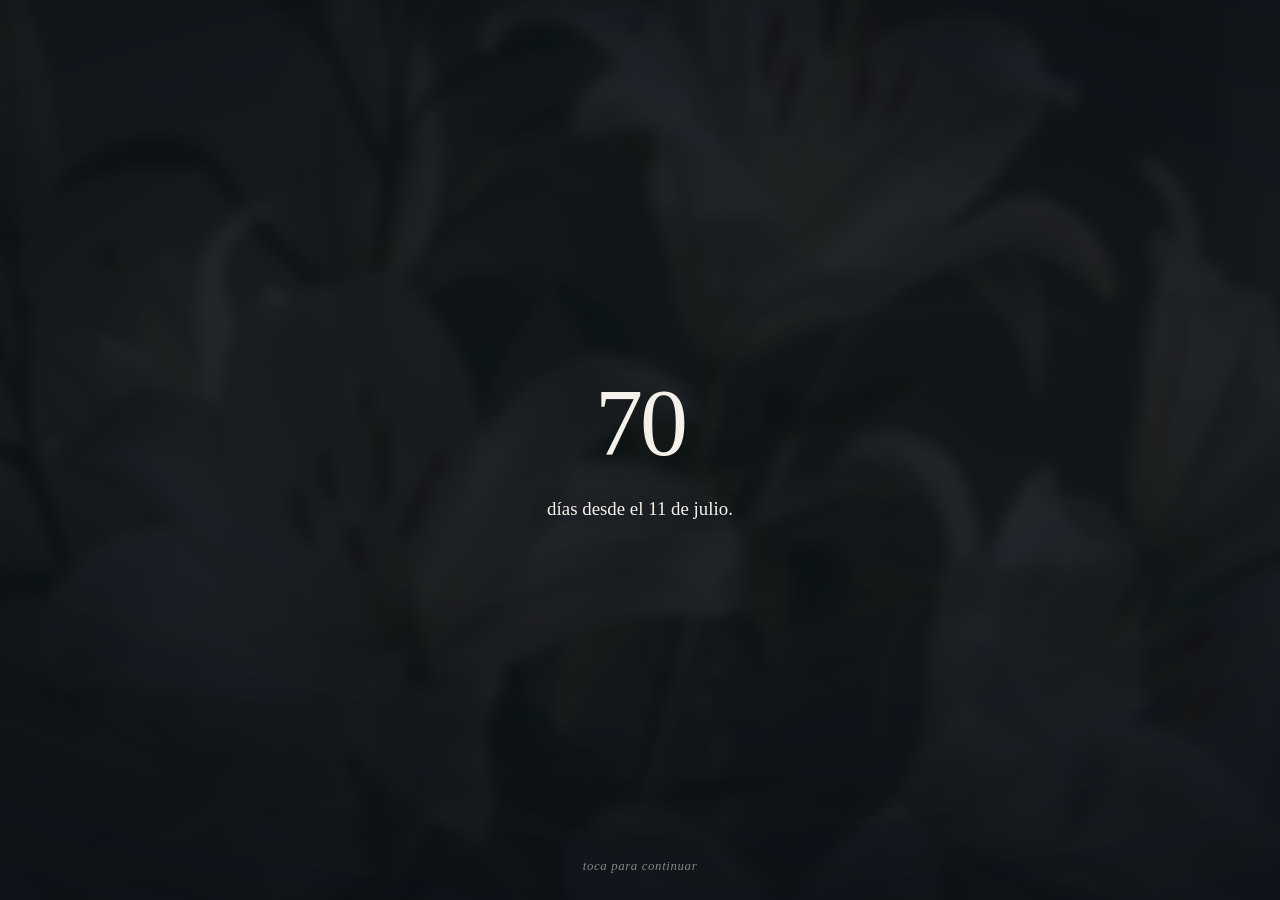
<file: emil/nosotros/index.html>
<!DOCTYPE html>
<html lang="es">
<head>
<meta charset="utf-8">
<meta name="viewport" content="width=device-width, initial-scale=1, viewport-fit=cover">
<title>Para Emil</title>
<style>
  :root{
    --tinta:#0B1016;
    --papel:#F4F1EA;
    --hoja:#9FBFA4;
    --tenue:rgba(244,241,234,.5);
  }
  *{box-sizing:border-box;margin:0;padding:0}
  html,body{height:100%}
  body{
    background:var(--tinta);
    color:var(--papel);
    font-family:Georgia,"Times New Roman",serif;
    display:flex;align-items:center;justify-content:center;
    min-height:100svh;
    padding:2rem 1.6rem calc(2rem + env(safe-area-inset-bottom));
    overflow:hidden;
    -webkit-tap-highlight-color:transparent;
    cursor:pointer;
  }
  .fondo{
    position:fixed;inset:0;z-index:0;
    background-image:url("[data-uri]");
    background-size:cover;background-position:center 30%;
    opacity:.14;
    filter:blur(6px) saturate(.8);
    transform:scale(1.08);
    transition:opacity 2.4s ease, filter 2.4s ease, transform 2.4s ease;
  }
  .velo{
    position:fixed;inset:0;z-index:1;pointer-events:none;
    background:radial-gradient(115% 75% at 50% 42%,rgba(11,16,22,.35) 35%,rgba(11,16,22,.93) 100%);
    transition:background 2.4s ease;
  }
  body.florece .fondo{opacity:.62;filter:blur(1px) saturate(1);transform:scale(1)}
  body.florece .velo{background:radial-gradient(120% 80% at 50% 45%,rgba(11,16,22,.32) 20%,rgba(11,16,22,.88) 100%)}

  .escena{width:100%;max-width:30rem;text-align:center;position:relative;z-index:2}
  .beat{display:none}
  .beat.activo{display:block;animation:entra 1.2s ease both}
  @keyframes entra{from{opacity:0;transform:translateY(12px)}to{opacity:1;transform:none}}

  .medida{
    display:flex;align-items:baseline;justify-content:center;
    gap:.35rem;flex-wrap:wrap;
  }
  .antes{
    font-size:clamp(1rem,4.2vw,1.15rem);
    font-style:italic;color:var(--tenue);
  }
  .cifra{
    font-size:clamp(3.4rem,19vw,6rem);
    line-height:1;letter-spacing:-.03em;font-weight:400;
    font-variant-numeric:tabular-nums;
    text-shadow:0 2px 24px rgba(11,16,22,.6);
  }
  .unidad{font-size:clamp(1.6rem,7vw,2.2rem);letter-spacing:-.01em}
  .pie{
    margin-top:1.4rem;
    font-size:clamp(1.02rem,4.4vw,1.18rem);
    line-height:1.7;max-width:23rem;margin-left:auto;margin-right:auto;
    text-shadow:0 1px 16px rgba(11,16,22,.7);
  }
  .cero .cifra{color:var(--hoja)}
  .final .linea{
    font-size:clamp(2rem,9.5vw,2.8rem);line-height:1.3;letter-spacing:-.01em;
    text-shadow:0 2px 28px rgba(11,16,22,.75);
  }
  .pista{
    position:fixed;left:0;right:0;
    bottom:calc(1.6rem + env(safe-area-inset-bottom));
    text-align:center;font-size:.8rem;letter-spacing:.05em;
    color:var(--tenue);font-style:italic;z-index:3;
    transition:opacity .9s ease;
  }
  .pista.oculta{opacity:0}
  @media (prefers-reduced-motion:reduce){
    .beat.activo{animation:none}
    .fondo,.velo{transition:none}
  }
</style>
</head>
<body>
  <div class="fondo" aria-hidden="true"></div>
  <div class="velo" aria-hidden="true"></div>

  <main class="escena">
    <section class="beat activo">
      <div class="medida"><span class="cifra" data-hasta="70">0</span></div>
      <p class="pie">días desde el 11 de julio.</p>
    </section>

    <section class="beat">
      <div class="medida">
        <span class="antes">más de</span>
        <span class="cifra" data-hasta="48">0</span>
        <span class="unidad">mil</span>
      </div>
      <p class="pie">mensajes. Ninguno de los dos se cansó.</p>
    </section>

    <section class="beat">
      <div class="medida">
        <span class="antes">casi</span>
        <span class="cifra" data-hasta="2">0</span>
        <span class="unidad">mil</span>
      </div>
      <p class="pie">notas de voz. Aprendí tu voz antes que tus manos.</p>
    </section>

    <section class="beat">
      <div class="medida">
        <span class="antes">más de</span>
        <span class="cifra" data-hasta="5">0</span>
        <span class="unidad">mil</span>
      </div>
      <p class="pie">de esos mensajes fueron de madrugada, cuando debíamos estar durmiendo.</p>
    </section>

    <section class="beat">
      <div class="medida">
        <span class="antes">más de</span>
        <span class="cifra" data-hasta="200">0</span>
      </div>
      <p class="pie">veces nos dijimos te quiero sin estar en la misma habitación.</p>
    </section>

    <section class="beat cero">
      <div class="medida"><span class="cifra" data-hasta="0">0</span></div>
      <p class="pie">veces te había visto hasta hoy.</p>
    </section>

    <section class="beat">
      <div class="medida"><span class="cifra" data-hasta="1">0</span></div>
      <p class="pie">pregunta.</p>
    </section>

    <section class="beat final">
      <p class="linea">Ahora mírame.</p>
    </section>
  </main>

  <div class="pista" id="pista">toca para continuar</div>

<script>
(function(){
  var beats = Array.prototype.slice.call(document.querySelectorAll('.beat'));
  var pista = document.getElementById('pista');
  var i = 0, bloqueado = false;
  var lento = window.matchMedia('(prefers-reduced-motion: reduce)').matches;

  function contar(el){
    var meta = parseInt(el.getAttribute('data-hasta'), 10);
    if (lento || meta === 0) { el.textContent = meta; return; }
    var dur = meta > 100 ? 1500 : 1000, t0 = null;
    function paso(t){
      if (!t0) t0 = t;
      var p = Math.min((t - t0) / dur, 1);
      var e = 1 - Math.pow(1 - p, 3);
      el.textContent = Math.round(meta * e);
      if (p < 1) requestAnimationFrame(paso);
    }
    requestAnimationFrame(paso);
  }

  function mostrar(n){
    beats.forEach(function(b){ b.classList.remove('activo'); });
    var b = beats[n];
    b.classList.add('activo');
    var c = b.querySelector('.cifra');
    if (c) contar(c);
    if (n === beats.length - 1){
      pista.classList.add('oculta');
      document.body.classList.add('florece');
    }
  }

  function avanzar(){
    if (bloqueado || i >= beats.length - 1) return;
    bloqueado = true;
    i++;
    mostrar(i);
    setTimeout(function(){ bloqueado = false; }, 650);
  }

  mostrar(0);
  document.addEventListener('click', avanzar);
  document.addEventListener('keydown', function(e){
    if (e.key === ' ' || e.key === 'Enter' || e.key === 'ArrowRight'){ e.preventDefault(); avanzar(); }
  });
})();
</script>
</body>
</html>
</file>
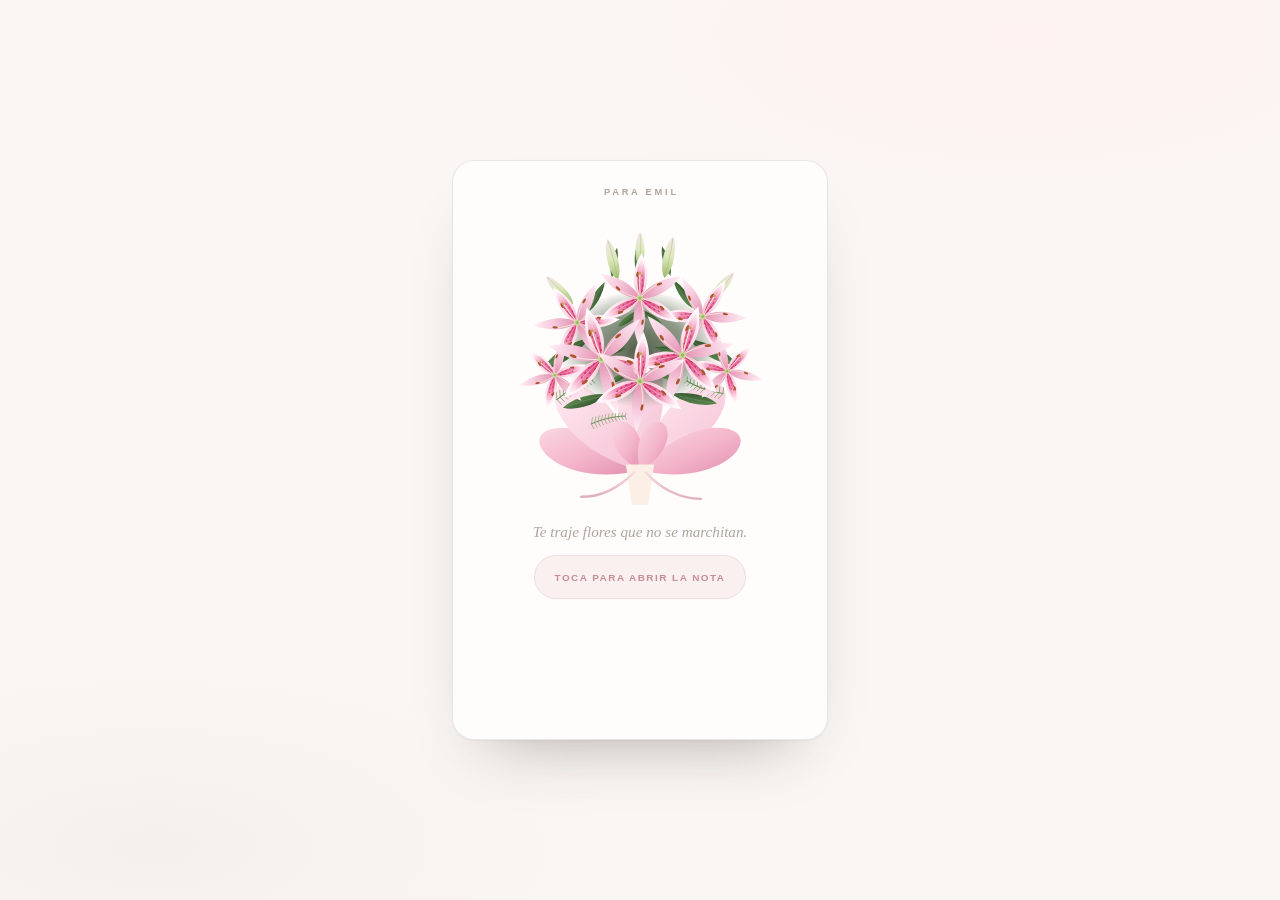
<file: emil/nota/index.html>
<!DOCTYPE html>
<html lang="es">
<head>
<meta charset="UTF-8">
<meta name="viewport" content="width=device-width, initial-scale=1, viewport-fit=cover">
<meta name="theme-color" content="#FAF6F3">
<title>Para Emil</title>
<style>
  :root{
    --serif: ui-serif, "New York", Georgia, "Times New Roman", serif;
    --sans: -apple-system, BlinkMacSystemFont, "SF Pro Text", "Segoe UI", Helvetica, Arial, sans-serif;
    --papel:#FFFDFC;
    --fondo:#FAF6F3;
    --tinta:#2A2522;
    --gris:#867C76;
    --tenue:#AFA49D;
    --rosa:#C58E96;
    --rosa-suave:#FBF0F0;
    --linea:rgba(42,37,34,.10);
    --ease:cubic-bezier(.22,.68,.24,1);
  }
  *{margin:0;padding:0;box-sizing:border-box}
  html{-webkit-text-size-adjust:100%;overflow-x:hidden}

  body{
    min-height:100svh;
    display:grid;place-items:center;
    padding:calc(env(safe-area-inset-top) + 1.1rem) 1.2rem calc(env(safe-area-inset-bottom) + 1.1rem);
    background:
      radial-gradient(56% 32% at 80% 4%, #FDF1F1 0%, rgba(253,241,241,0) 70%),
      radial-gradient(50% 30% at 12% 94%, #F6F0EC 0%, rgba(246,240,236,0) 72%),
      var(--fondo);
    background-attachment:fixed;
    font-family:var(--sans);color:var(--tinta);
    -webkit-font-smoothing:antialiased;overflow-x:hidden;
  }

  .tarjeta{
    width:100%;max-width:23.5rem;
    background:var(--papel);border:1px solid var(--linea);border-radius:22px;
    padding:1.6rem 1.6rem 1.7rem;text-align:center;
    box-shadow:0 1px 2px rgba(42,37,34,.04), 0 34px 64px -38px rgba(42,37,34,.4);
    opacity:0;transform:translate3d(0,14px,0);
    animation:entrar 1.1s var(--ease) .1s forwards;
  }
  @keyframes entrar{to{opacity:1;transform:none}}

  .etiqueta{
    font-size:.58rem;font-weight:600;letter-spacing:.3em;text-transform:uppercase;
    text-indent:.3em;color:var(--tenue);
  }

  /* ---------------- el ramo ---------------- */
  .ramo{
    display:block;width:100%;height:auto;
    margin:.5rem auto .2rem;
    max-width:19rem;
  }
  /* cada flor: el grupo de fuera coloca, el de dentro anima */
  .flor{
    transform-box:fill-box;transform-origin:50% 50%;
    transform:scale(.04);opacity:0;
    animation:florecer 1s cubic-bezier(.18,1.16,.3,1) var(--d) forwards;
  }
  @keyframes florecer{
    0%{transform:scale(.04) rotate(-22deg);opacity:0}
    45%{opacity:1}
    100%{transform:scale(1) rotate(0);opacity:1}
  }
  .hoja{
    transform-box:fill-box;transform-origin:0% 50%;
    transform:scale(.06);opacity:0;
    animation:brotar .85s var(--ease) var(--d) forwards;
  }
  @keyframes brotar{to{transform:scale(1);opacity:.95}}
  .pieza{opacity:0;animation:surgir .9s var(--ease) var(--d) forwards}
  @keyframes surgir{to{opacity:1}}
  .cinta{
    stroke-dasharray:var(--l);stroke-dashoffset:var(--l);
    animation:trazar 1.5s var(--ease) var(--d) forwards;
  }
  @keyframes trazar{to{stroke-dashoffset:0}}

  /* ---------------- caras ---------------- */
  .caras{display:grid;margin:.9rem 0 1.1rem}
  .cara{grid-area:1/1;transition:opacity .7s var(--ease), transform .7s var(--ease)}

  .cara--cerrada{display:flex;flex-direction:column;align-items:center;gap:.9rem}
  .abierta .cara--cerrada{opacity:0;transform:translate3d(0,-8px,0);pointer-events:none}

  .susurro{font-family:var(--serif);font-size:.95rem;color:var(--tenue);font-style:italic}

  .pista{
    font-family:var(--sans);
    font-size:.62rem;font-weight:600;letter-spacing:.15em;text-transform:uppercase;
    color:var(--rosa);background:var(--rosa-suave);
    border:1px solid #F0DDDE;border-radius:999px;
    min-height:44px;padding:.7rem 1.2rem;
    cursor:pointer;-webkit-tap-highlight-color:transparent;
    transition:transform .4s var(--ease);
  }
  .pista:active{transform:scale(.96)}
  .pista:focus-visible{outline:2px solid var(--rosa);outline-offset:3px}

  .cara--nota{opacity:0;transform:translate3d(0,12px,0);pointer-events:none}
  .abierta .cara--nota{opacity:1;transform:none;pointer-events:auto}

  .linea{
    font-family:var(--serif);font-weight:400;
    font-size:clamp(1.02rem,4.2vw,1.18rem);
    line-height:1.58;letter-spacing:-.006em;
    opacity:0;transform:translate3d(0,10px,0);
    transition:opacity 1s var(--ease), transform 1s var(--ease);
  }
  .linea + .linea{margin-top:.7rem}
  .l2{color:var(--gris)}
  .abierta .l1{opacity:1;transform:none;transition-delay:.3s}
  .abierta .l2{opacity:1;transform:none;transition-delay:1.05s}
  .abierta .l3{opacity:1;transform:none;transition-delay:1.8s}

  .regla{height:1px;background:var(--linea);transform:scaleX(0);
         transition:transform 1.1s var(--ease) 2.5s}
  .abierta .regla{transform:scaleX(1)}

  .firma{
    margin-top:1.1rem;
    font-size:.6rem;font-weight:600;letter-spacing:.28em;text-transform:uppercase;
    text-indent:.28em;color:var(--tenue);
    opacity:0;transition:opacity 1.2s var(--ease) 2.9s;
  }
  .abierta .firma{opacity:1}

  @media (prefers-reduced-motion: reduce){
    *,*::before,*::after{
      animation-duration:.01ms !important;animation-iteration-count:1 !important;
      animation-delay:0s !important;transition-duration:.01ms !important;transition-delay:0s !important;
    }
    .tarjeta{opacity:1;transform:none}
    .flor{transform:scale(1);opacity:1}
    .hoja{transform:scale(1);opacity:.95}
    .pieza{opacity:1}
    .cinta{stroke-dashoffset:0}
  }
</style>
</head>
<body>

<article class="tarjeta" id="tarjeta">
  <p class="etiqueta">Para Emil</p>

  <svg class="ramo" viewBox="0 0 300 300" role="img" aria-label="Un ramo de lirios rosas envuelto en papel">
    <defs>
      <linearGradient id="papelA" x1="0" y1="0" x2="1" y2="1">
        <stop offset="0%"   stop-color="#FBD8E3"/>
        <stop offset="55%"  stop-color="#F3B4CA"/>
        <stop offset="100%" stop-color="#E28FAD"/>
      </linearGradient>
      <linearGradient id="papelB" x1="0" y1="0" x2="1" y2="1">
        <stop offset="0%"   stop-color="#FFEAF1"/>
        <stop offset="100%" stop-color="#F5C0D4"/>
      </linearGradient>

      <!-- el pétalo va pálido: el color lo pone la banda de dentro -->
      <linearGradient id="tepalo" x1="0" y1="1" x2="0" y2="0">
        <stop offset="0%"   stop-color="#F3A9C4"/>
        <stop offset="32%"  stop-color="#FBDCE9"/>
        <stop offset="78%"  stop-color="#FFF3F8"/>
        <stop offset="100%" stop-color="#FFFFFF"/>
      </linearGradient>
      <linearGradient id="banda" x1="0" y1="1" x2="0" y2="0">
        <stop offset="0%"   stop-color="#CE2E6B"/>
        <stop offset="18%"  stop-color="#DE3D77"/>
        <stop offset="55%"  stop-color="#EF7FA8"/>
        <stop offset="100%" stop-color="#F8B9D0" stop-opacity="0"/>
      </linearGradient>
      <linearGradient id="tepaloAtras" x1="0" y1="1" x2="0" y2="0">
        <stop offset="0%"   stop-color="#E28FAF"/>
        <stop offset="58%"  stop-color="#F7CCDF"/>
        <stop offset="100%" stop-color="#FFEFF5"/>
      </linearGradient>

      <linearGradient id="capullo" x1="0" y1="1" x2="0" y2="0">
        <stop offset="0%"   stop-color="#9FBB6E"/>
        <stop offset="50%"  stop-color="#DCE8BC"/>
        <stop offset="100%" stop-color="#F7E4EA"/>
      </linearGradient>
      <linearGradient id="verdeG" x1="0" y1="0" x2="1" y2="1">
        <stop offset="0%"   stop-color="#5E8F4E"/>
        <stop offset="100%" stop-color="#22431F"/>
      </linearGradient>
      <radialGradient id="hondo" cx="50%" cy="48%">
        <stop offset="0%"   stop-color="#2C3D22" stop-opacity=".82"/>
        <stop offset="58%"  stop-color="#33482A" stop-opacity=".55"/>
        <stop offset="100%" stop-color="#3C5330" stop-opacity="0"/>
      </radialGradient>
      <linearGradient id="cintaG" x1="0" y1="0" x2="0" y2="1">
        <stop offset="0%"   stop-color="#F6DCDF"/>
        <stop offset="100%" stop-color="#DFAFBC"/>
      </linearGradient>
    </defs>

    <g id="papelAtras"></g>
    <g id="verde"></g>
    <g id="capullos"></g>
    <g id="flores"></g>
    <g id="papelFrente"></g>
    <g id="base"></g>
  </svg>

  <div class="caras">
    <div class="cara cara--cerrada">
      <p class="susurro">Te traje flores que no se marchitan.</p>
      <button class="pista" id="abrir" type="button">toca para abrir la nota</button>
    </div>

    <div class="cara cara--nota" role="note">
      <p class="linea l1">No esperé una fecha especial: eres tú.</p>
      <p class="linea l2">Este es el último detalle que te mando siendo lo que somos hoy.</p>
      <p class="linea l3">El próximo llega cuando seas mi novio.</p>
    </div>
  </div>

  <div class="regla" aria-hidden="true"></div>
  <p class="firma">— Tom</p>
</article>

<script>
(function () {
  const NS = 'http://www.w3.org/2000/svg';
  const el = (t, a) => { const n = document.createElementNS(NS, t); for (const k in (a||{})) if (a[k]!=null) n.setAttribute(k, a[k]); return n; };
  const rnd = (a, b) => a + Math.random() * (b - a);

  const papelAtras  = document.querySelector('#papelAtras');
  const verde       = document.querySelector('#verde');
  const capullos    = document.querySelector('#capullos');
  const flores      = document.querySelector('#flores');
  const papelFrente = document.querySelector('#papelFrente');
  const base        = document.querySelector('#base');

  const pieza = (nodo, retraso) => {
    nodo.setAttribute('class', 'pieza');
    nodo.style.setProperty('--d', retraso + 's');
    return nodo;
  };

  /* ---------- tépalo ----------
     Tres capas: la forma pálida, la banda rosa que se apaga hacia la punta y
     las pecas de la garganta. El color va en la banda, no en el relleno del
     pétalo: así se ve un lirio oriental de verdad. */
  const D_TEPALO     = 'M0,0 C 7,-9 11,-21 10,-35 C 9.5,-47 5,-58 0,-68 C -5,-58 -9.5,-47 -10,-35 C -11,-21 -7,-9 0,0 Z';
  const D_TEPALO_EXT = 'M0,0 C 6,-9 9.5,-21 8.5,-36 C 8,-48 4,-59 0,-70 C -4,-59 -8,-48 -8.5,-36 C -9.5,-21 -6,-9 0,0 Z';
  const D_BANDA      = 'M0,-2 C 4.4,-12 6.4,-25 5.8,-39 C 5.4,-48 2.8,-54 0,-59 C -2.8,-54 -5.4,-48 -5.8,-39 C -6.4,-25 -4.4,-12 0,-2 Z';

  function tepalo(angulo, externo) {
    const g = el('g', { transform: `rotate(${angulo})` });
    g.appendChild(el('path', { d: externo ? D_TEPALO_EXT : D_TEPALO,
                               fill: externo ? 'url(#tepaloAtras)' : 'url(#tepalo)' }));
    if (!externo) {
      g.appendChild(el('path', { d: D_BANDA, fill: 'url(#banda)', opacity: .95 }));
      g.appendChild(el('path', { d: 'M0,-4 C 1,-20 1,-40 0,-58', stroke: '#FADAE6',
                                 'stroke-width': .8, fill: 'none', opacity: .75 }));
      [[2.8,-11],[-3,-15],[3.6,-19],[-2,-23],[2.8,-27],[-3.6,-30],[1.6,-34],[-2.4,-37]]
        .forEach(([px,py]) => g.appendChild(el('ellipse', {
          cx: px, cy: py, rx: 1, ry: 1.6, fill: '#A81E56', opacity: .6 })));
    }
    return g;
  }

  function lirio(x, y, s, giro, retraso) {
    const wrap = el('g', { transform: `translate(${x},${y}) rotate(${giro}) scale(${s})` });
    const g = el('g', { class: 'flor' });
    g.style.setProperty('--d', retraso.toFixed(2) + 's');
    for (let i = 0; i < 3; i++) g.appendChild(tepalo(i * 120 + 60, true));
    for (let i = 0; i < 3; i++) g.appendChild(tepalo(i * 120, false));
    for (let i = 0; i < 6; i++) {
      const e = el('g', { transform: `rotate(${i * 60 + 30})` });
      e.appendChild(el('path', { d: 'M0,-2 C 3,-14 7,-25 12,-32', stroke: '#F7EEDF',
                                 'stroke-width': 1.1, fill: 'none' }));
      e.appendChild(el('ellipse', { cx: 13.4, cy: -33.4, rx: 1.8, ry: 4.4, fill: '#A9552A',
                                    transform: 'rotate(38 13.4 -33.4)' }));
      g.appendChild(e);
    }
    g.appendChild(el('path', { d: 'M0,-2 C -1,-14 -1.5,-26 -1.5,-36', stroke: '#F3F7E4',
                               'stroke-width': 1.5, fill: 'none' }));
    g.appendChild(el('ellipse', { cx: -1.5, cy: -37.5, rx: 2.4, ry: 1.9, fill: '#C7A65C' }));
    g.appendChild(el('circle', { r: 4.8, fill: '#C6D98F', opacity: .92 }));
    g.appendChild(el('circle', { r: 2.2, fill: '#8CB35B', opacity: .85 }));
    wrap.appendChild(g);
    return wrap;
  }

  function capullo(x, y, s, giro, retraso) {
    const wrap = el('g', { transform: `translate(${x},${y}) rotate(${giro}) scale(${s})` });
    const g = el('g', { class: 'flor' });
    g.style.setProperty('--d', retraso.toFixed(2) + 's');
    g.appendChild(el('path', {
      d: 'M0,0 C 6,-7 8.5,-22 6,-38 C 4.6,-47 2,-52 0,-55 C -2,-52 -4.6,-47 -6,-38 C -8.5,-22 -6,-7 0,0 Z',
      fill: 'url(#capullo)' }));
    g.appendChild(el('path', { d: 'M0,-3 C 1.4,-20 1.4,-40 0,-53', stroke: '#9DB868',
                               'stroke-width': .9, fill: 'none', opacity: .6 }));
    wrap.appendChild(g);
    return wrap;
  }

  function hoja(x, y, giro, s, retraso) {
    const wrap = el('g', { transform: `translate(${x},${y}) rotate(${giro}) scale(${s})` });
    const g = el('g', { class: 'hoja' });
    g.style.setProperty('--d', retraso.toFixed(2) + 's');
    g.appendChild(el('path', { d: 'M0,0 C 16,-9 44,-11 66,-2 C 44,7 16,9 0,0 Z', fill: 'url(#verdeG)' }));
    g.appendChild(el('path', { d: 'M3,0 C 22,-2 46,-3 62,-2', stroke: '#8CB877',
                               'stroke-width': .8, fill: 'none', opacity: .5 }));
    wrap.appendChild(g);
    return wrap;
  }

  function pluma(x, y, giro, s, retraso) {
    const wrap = el('g', { transform: `translate(${x},${y}) rotate(${giro}) scale(${s})` });
    const g = el('g', { class: 'hoja' });
    g.style.setProperty('--d', retraso.toFixed(2) + 's');
    g.appendChild(el('path', { d: 'M0,0 C 14,-4 30,-6 46,-4', stroke: '#5C8A4C',
                               'stroke-width': 1.2, fill: 'none' }));
    for (let i = 0; i < 11; i++) {
      const t = i / 10, px = t * 46, py = -4 * Math.sin(t * 2.2), l = 8 - t * 3.5;
      g.appendChild(el('path', { d: `M${px.toFixed(1)},${py.toFixed(1)} l ${(l*.35).toFixed(1)},${(-l).toFixed(1)}`,
        stroke: '#6E9C58', 'stroke-width': .9, 'stroke-linecap': 'round', fill: 'none', opacity: .85 }));
      g.appendChild(el('path', { d: `M${px.toFixed(1)},${py.toFixed(1)} l ${(l*.3).toFixed(1)},${(l*.85).toFixed(1)}`,
        stroke: '#628E4F', 'stroke-width': .9, 'stroke-linecap': 'round', fill: 'none', opacity: .8 }));
    }
    wrap.appendChild(g);
    return wrap;
  }

  /* ---------- papel: lóbulos redondeados desde el atado ---------- */
  function panel(ang, largo, ancho, relleno, op) {
    const a = ang * Math.PI / 180;
    const ux = Math.cos(a), uy = Math.sin(a), nx = -uy, ny = ux, m = .55;
    const px = 150 + ux * largo, py = 262 + uy * largo;
    const d = `M150,262 `
      + `C ${(150+ux*largo*m+nx*ancho).toFixed(1)},${(262+uy*largo*m+ny*ancho).toFixed(1)} `
      +   `${(px+nx*ancho*.5).toFixed(1)},${(py+ny*ancho*.5).toFixed(1)} ${px.toFixed(1)},${py.toFixed(1)} `
      + `C ${(px-nx*ancho*.5).toFixed(1)},${(py-ny*ancho*.5).toFixed(1)} `
      +   `${(150+ux*largo*m-nx*ancho).toFixed(1)},${(262+uy*largo*m-ny*ancho).toFixed(1)} 150,262 Z`;
    return el('path', { d, fill: relleno, opacity: op });
  }
  [[-162,104,34,'url(#papelA)',.8,.12],[-134,116,38,'url(#papelB)',.75,.16],
   [-90,124,40,'url(#papelB)',.7,.2],[-46,116,38,'url(#papelB)',.75,.24],
   [-18,104,34,'url(#papelA)',.8,.28]]
    .forEach(([a,l,w,f,o,d]) => papelAtras.appendChild(pieza(panel(a,l,w,f,o), d)));

  /* verde alrededor */
  [[54,162,-32,.84],[246,158,210,.82],[74,200,-14,.72],[226,196,194,.7],
   [150,76,-92,.58],[98,106,-58,.52],[202,102,238,.52],[122,72,-78,.46],[180,70,256,.46]]
    .forEach(([x,y,g,t], i) => verde.appendChild(hoja(x, y, g, t, 0.32 + i*.06)));
  [[68,192,-24,.86],[232,186,204,.82],[102,216,-8,.74]]
    .forEach(([x,y,g,t], i) => verde.appendChild(pluma(x, y, g, t, 0.5 + i*.09)));

  /* masa oscura detrás del ramo: sin ella los huecos entre flores se ven
     blancos y el ramo parece recortado y vacío */
  verde.appendChild(pieza(el('ellipse', {
    cx: 150, cy: 144, rx: 80, ry: 58, fill: 'url(#hondo)' }), 0.3));

  /* hojas apretadas por detrás: el relleno natural entre flores */
  [[104,150,-14,.5],[196,146,192,.48],[128,120,-34,.44],[172,118,214,.44],
   [150,158,-4,.46],[118,176,-24,.4],[182,172,204,.4]]
    .forEach(([x,y,g,t], i) => verde.appendChild(hoja(x, y, g, t, 0.34 + i*.05)));

  /* capullos hacia afuera */
  [[84,98,-44,.7,1.25],[128,74,-14,.76,1.12],[174,72,12,.76,1.18],
   [218,96,40,.7,1.3],[150,62,0,.64,1.36]]
    .forEach(([x,y,g,s,d]) => capullos.appendChild(capullo(x, y, s, g, d)));

  /* lirios: de atrás hacia delante, solapándose para formar masa */
  [[88,116,.62,-34,1.0],[212,110,.62,32,1.06],[150,92,.66,2,.92],
   [66,168,.52,-46,1.14],[236,164,.52,44,1.2],
   [112,152,.78,-16,.7],[192,148,.74,18,.76],[150,174,.72,4,.64]]
    .forEach(([x,y,s,g,d]) => flores.appendChild(lirio(x, y, s, g, d)));

  /* papel por delante */
  [[-114,52,22,1.55],[-66,52,22,1.62]].forEach(([a,l,w,d]) =>
    papelFrente.appendChild(pieza(panel(a,l,w,'url(#papelA)',.7), d)));

  /* atado y cintas */
  base.appendChild(pieza(el('path', { d: 'M136,256 L164,256 L158,296 L142,296 Z', fill: '#FBEFE6' }), 1.7));
  [['M144,264 C 130,278 112,288 92,288', 1.85], ['M156,264 C 170,280 190,290 210,290', 1.95]]
    .forEach(([d, ret]) => {
      const c = el('path', { d, fill: 'none', stroke: 'url(#cintaG)', 'stroke-width': 2.4,
                             'stroke-linecap': 'round', class: 'cinta' });
      base.appendChild(c);
      c.style.setProperty('--l', c.getTotalLength());
      c.style.setProperty('--d', ret + 's');
    });

  document.getElementById('abrir').addEventListener('click', function () {
    document.getElementById('tarjeta').classList.add('abierta');
    this.blur();
  });
})();
</script>
</body>
</html>
</file>
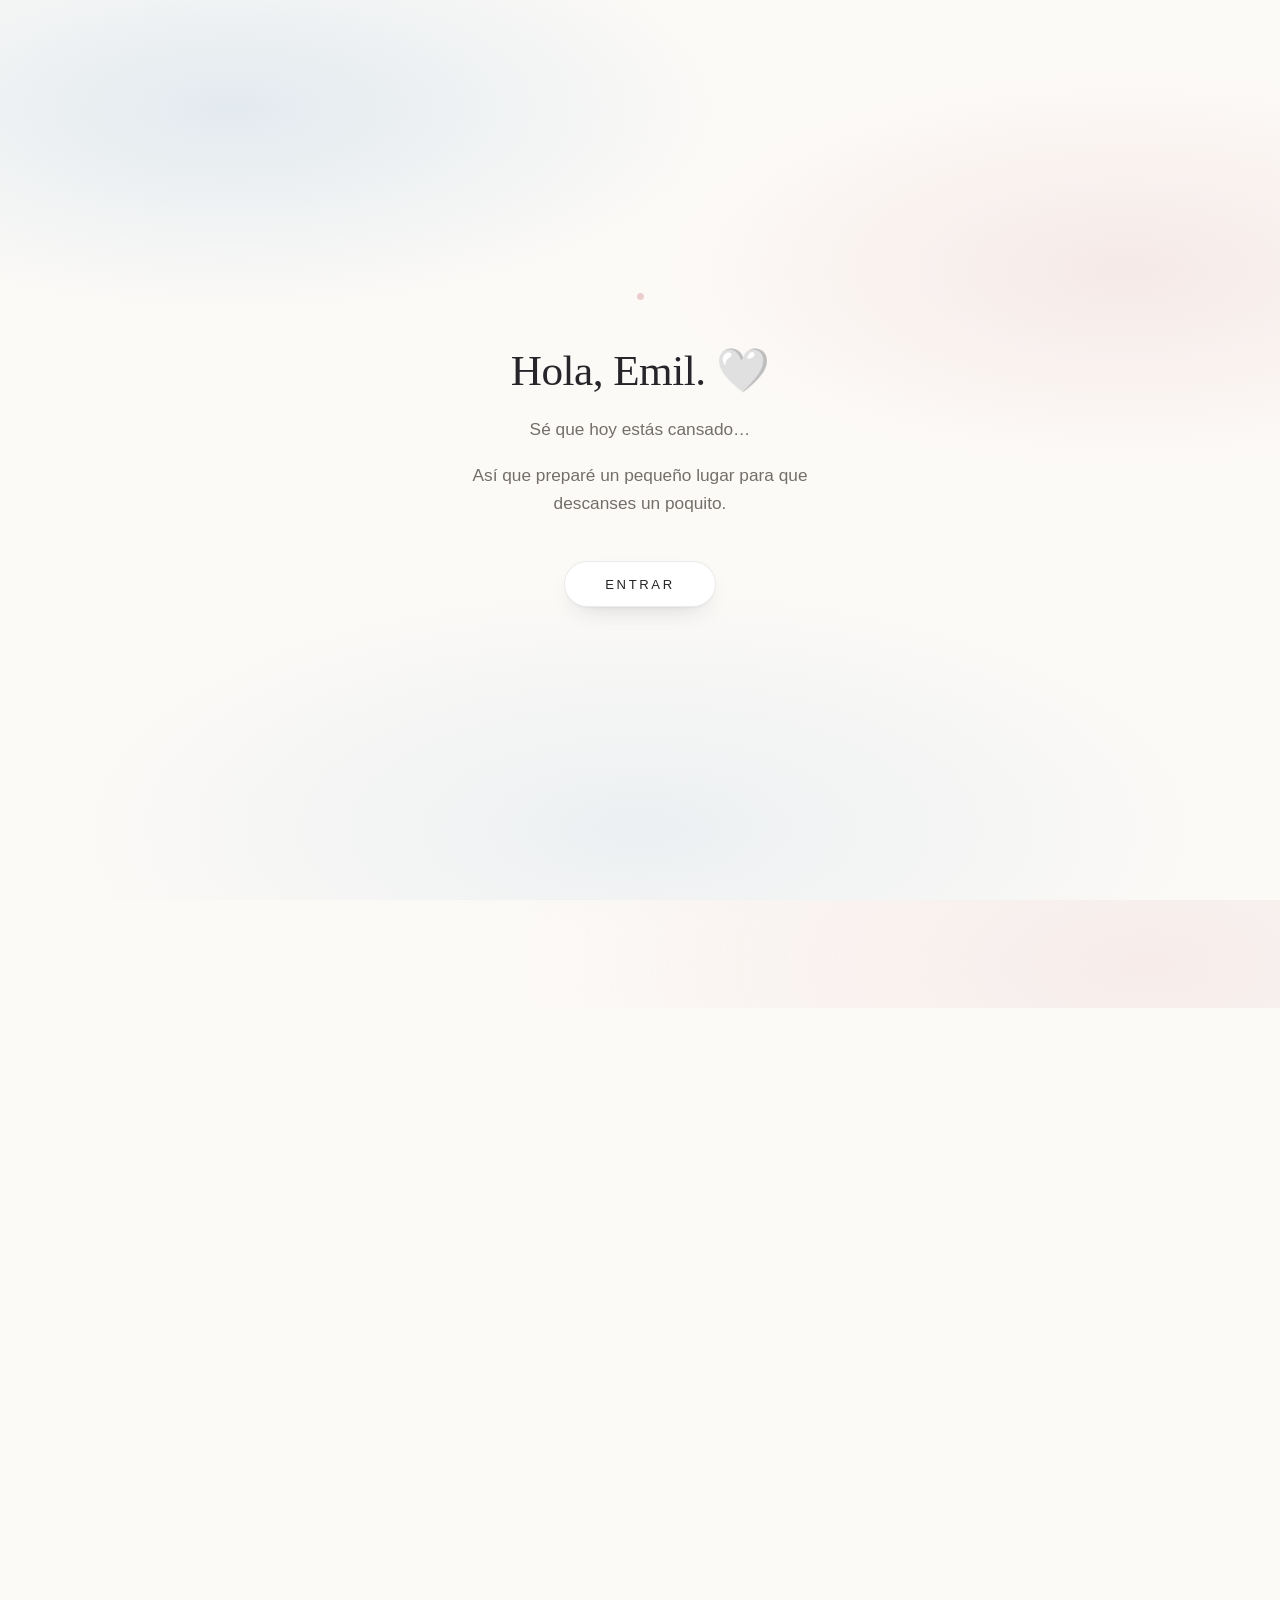
<file: emil/reset/index.html>
<!DOCTYPE html>
<html lang="es">
<head>
<meta charset="UTF-8">
<meta name="viewport" content="width=device-width, initial-scale=1, viewport-fit=cover">
<meta name="theme-color" content="#FCFAF7">
<title>Emil's Reset</title>
<style>
  :root{
    /* tipografia del sistema: en iPhone esto es New York + SF Pro */
    --serif: ui-serif, "New York", Georgia, "Times New Roman", serif;
    --sans: -apple-system, BlinkMacSystemFont, "SF Pro Text", "Segoe UI", "Helvetica Neue", Arial, sans-serif;

    --crema:#FCFAF7;
    --papel:#FFFFFF;
    --tinta:#26262A;
    --gris:#736E6A;
    --gris-claro:#9C9691;
    --azul:#C3D6E6;
    --azul-hondo:#7E9DB8;
    --rosa:#EBCDCE;
    --linea:rgba(38,38,42,.09);

    --col: 33rem;
    --ease: cubic-bezier(.22,.68,.24,1);
  }

  *{margin:0;padding:0;box-sizing:border-box}

  html{-webkit-text-size-adjust:100%;overflow-x:hidden}
  body{
    background:var(--crema);
    color:var(--tinta);
    font-family:var(--sans);
    font-size:17px;
    line-height:1.65;
    -webkit-font-smoothing:antialiased;
    overflow-x:hidden;
  }
  body.bloqueado{overflow:hidden}

  /* auras muy suaves, a base de degradados: nada de filtros pesados */
  .fondo{
    position:fixed;inset:-12%;z-index:0;pointer-events:none;
    background:
      radial-gradient(58% 40% at 16% 6%,  rgba(195,214,230,.46), transparent 70%),
      radial-gradient(50% 38% at 90% 22%, rgba(235,205,206,.38), transparent 72%),
      radial-gradient(64% 44% at 46% 62%, rgba(206,220,232,.30), transparent 70%),
      radial-gradient(58% 40% at 82% 96%, rgba(235,205,206,.30), transparent 70%);
    will-change:transform;
    animation:vagar 46s ease-in-out infinite;
  }
  @keyframes vagar{
    0%,100%{transform:translate3d(0,0,0) scale(1)}
    33%{transform:translate3d(-1.4%,1.8%,0) scale(1.05)}
    66%{transform:translate3d(1.6%,-1.2%,0) scale(1.02)}
  }

  /* ---------------- portada ---------------- */
  .portada{
    position:fixed;inset:0;z-index:20;
    display:flex;flex-direction:column;align-items:center;justify-content:center;
    gap:1.15rem;
    padding:calc(env(safe-area-inset-top) + 2rem) 2rem calc(env(safe-area-inset-bottom) + 2rem);
    text-align:center;
    background:
      radial-gradient(58% 34% at 18% 12%, rgba(195,214,230,.44), transparent 68%),
      radial-gradient(52% 32% at 88% 30%, rgba(235,205,206,.36), transparent 70%),
      radial-gradient(66% 40% at 50% 92%, rgba(206,220,232,.34), transparent 70%),
      var(--crema);
    transition:opacity .95s var(--ease), transform .95s var(--ease);
  }
  .portada.oculta{opacity:0;transform:scale(1.035);pointer-events:none}

  .marca{
    width:7px;height:7px;border-radius:50%;background:var(--rosa);
    margin-bottom:1.6rem;opacity:0;
    animation:marcaLatir 5.5s ease-in-out .2s infinite, subir 1.2s var(--ease) .1s forwards;
  }
  @keyframes marcaLatir{0%,100%{transform:scale(1)}50%{transform:scale(1.5)}}

  .saludo{
    font-family:var(--serif);
    font-size:clamp(1.85rem,7.6vw,2.7rem);
    font-weight:400;line-height:1.24;letter-spacing:-.012em;
    opacity:0;animation:subir 1.3s var(--ease) .3s forwards;
  }
  .portada .p1,.portada .p2{
    max-width:26rem;color:var(--gris);
    font-size:clamp(1rem,4vw,1.08rem);line-height:1.62;
    opacity:0;
  }
  .portada .p1{animation:subir 1.3s var(--ease) 1.15s forwards}
  .portada .p2{animation:subir 1.3s var(--ease) 1.95s forwards}

  @keyframes subir{
    from{opacity:0;transform:translate3d(0,14px,0)}
    to{opacity:1;transform:translate3d(0,0,0)}
  }

  .boton{
    display:inline-block;
    margin-top:1.5rem;padding:.92rem 2.5rem;
    font-family:var(--sans);font-size:.82rem;font-weight:500;
    letter-spacing:.2em;text-transform:uppercase;
    color:var(--tinta);background:var(--papel);
    border:1px solid var(--linea);border-radius:999px;
    cursor:pointer;-webkit-tap-highlight-color:transparent;
    box-shadow:0 1px 2px rgba(38,38,42,.04), 0 10px 26px -14px rgba(38,38,42,.28);
    transition:transform .45s var(--ease), box-shadow .45s var(--ease), background .45s var(--ease);
  }
  .boton:hover{background:#fff;box-shadow:0 1px 2px rgba(38,38,42,.05), 0 16px 34px -16px rgba(38,38,42,.34)}
  .boton:active{transform:scale(.975)}
  .boton:focus-visible{outline:2px solid var(--azul-hondo);outline-offset:4px}
  .portada .boton{opacity:0;animation:subir 1.2s var(--ease) 2.75s forwards}

  /* ---------------- experiencia ---------------- */
  .pagina{
    position:relative;z-index:1;
    opacity:0;transition:opacity 1.1s var(--ease);
    padding:0 1.6rem;
  }
  .pagina.dentro{opacity:1}

  .banda{
    max-width:var(--col);margin:0 auto;
    padding-block:clamp(4.2rem,13vw,6.4rem);
  }
  .banda:first-child{padding-top:calc(env(safe-area-inset-top) + clamp(5rem,17vw,7.5rem))}

  /* entrada por seccion */
  .rev{opacity:0;transform:translate3d(0,20px,0);transition:opacity 1.15s var(--ease), transform 1.15s var(--ease)}
  .rev.visible{opacity:1;transform:translate3d(0,0,0)}
  .rev.d1{transition-delay:.14s}
  .rev.d2{transition-delay:.28s}
  .rev.d3{transition-delay:.42s}

  /* --- cabecera --- */
  .titulo{
    font-family:var(--sans);
    font-size:clamp(1rem,4.4vw,1.32rem);
    font-weight:500;letter-spacing:.3em;text-transform:uppercase;
    text-indent:.3em;text-align:center;
  }
  .filete{
    width:44px;height:1px;background:var(--linea);
    margin:1.7rem auto;transform:scaleX(0);transform-origin:50% 50%;
    transition:transform 1.3s var(--ease) .3s;
  }
  .filete.visible{transform:scaleX(1)}
  .subtitulo{
    font-family:var(--serif);
    font-size:clamp(1.12rem,4.7vw,1.4rem);
    font-weight:400;line-height:1.55;text-align:center;color:var(--gris);
    max-width:24rem;margin:0 auto;
  }

  /* --- respiracion --- */
  .respiro{display:flex;flex-direction:column;align-items:center;text-align:center}
  .respirador{
    position:relative;
    width:clamp(158px,48vw,206px);aspect-ratio:1;
    display:grid;place-items:center;margin-bottom:2.6rem;
  }
  .anillo,.nucleo{
    position:absolute;inset:0;border-radius:50%;
    will-change:transform;
    animation:respirar 11s ease-in-out infinite;
  }
  .anillo{border:1px solid var(--linea)}
  .a2{inset:13%;border-color:rgba(126,157,184,.22);animation-delay:.16s}
  .nucleo{
    inset:24%;
    background:radial-gradient(circle at 38% 32%, #fff 0%, #EAF1F7 42%, #D3E1EC 78%, #C3D6E6 100%);
    box-shadow:0 14px 34px -16px rgba(126,157,184,.65);
    animation-delay:.3s;
  }
  @keyframes respirar{
    0%{transform:scale(.8)}
    40%{transform:scale(1)}
    52%{transform:scale(1)}
    92%{transform:scale(.8)}
    100%{transform:scale(.8)}
  }
  .palabra{
    position:relative;z-index:2;grid-area:1/1;
    font-size:.7rem;letter-spacing:.28em;text-transform:uppercase;
    text-indent:.28em;color:var(--gris-claro);opacity:0;
    animation:11s ease-in-out infinite;
  }
  .pal-in{animation-name:palabraIn}
  .pal-out{animation-name:palabraOut}
  @keyframes palabraIn{0%{opacity:0}7%{opacity:1}38%{opacity:1}47%{opacity:0}100%{opacity:0}}
  @keyframes palabraOut{0%,52%{opacity:0}59%{opacity:1}86%{opacity:1}94%{opacity:0}100%{opacity:0}}

  .respiro p{
    font-family:var(--serif);
    font-size:clamp(1.15rem,4.9vw,1.44rem);
    line-height:1.85;color:var(--tinta);
  }
  .respiro p .suave{color:var(--gris)}

  /* --- carta --- */
  .carta{
    background:var(--papel);
    border:1px solid var(--linea);
    border-radius:20px;
    padding:clamp(1.8rem,7vw,2.6rem);
    box-shadow:0 1px 2px rgba(38,38,42,.03), 0 26px 60px -34px rgba(38,38,42,.28);
  }
  .carta p{color:var(--gris);font-size:1rem;line-height:1.78}
  .carta p + p{margin-top:1.15rem}
  .carta .cierre{
    margin-top:2rem;padding-top:1.6rem;border-top:1px solid var(--linea);
    font-family:var(--serif);font-size:1.14rem;font-weight:400;line-height:1.5;
    color:var(--tinta);text-align:center;
  }

  /* --- receta --- */
  .rotulo{
    font-size:.68rem;letter-spacing:.28em;text-transform:uppercase;
    text-indent:.28em;color:var(--gris-claro);text-align:center;
    margin-bottom:1.9rem;
  }
  .receta{display:grid;gap:.85rem}
  @media (min-width:34rem){.receta{grid-template-columns:1fr 1fr}}
  .item{
    background:var(--papel);border:1px solid var(--linea);border-radius:16px;
    padding:1.35rem 1.4rem;
    display:flex;gap:1rem;align-items:flex-start;
    box-shadow:0 1px 2px rgba(38,38,42,.03), 0 16px 36px -30px rgba(38,38,42,.3);
  }
  .item .ico{font-size:1.22rem;line-height:1.5;flex:none}
  .item h3{font-size:.99rem;font-weight:600;letter-spacing:-.004em;margin-bottom:.18rem}
  .item p{font-size:.9rem;line-height:1.6;color:var(--gris)}

  /* --- frase --- */
  .frase{
    position:relative;text-align:center;
    padding-block:clamp(4.8rem,16vw,7rem);
  }
  .frase::before{
    content:"";position:absolute;inset:-3rem -1.6rem;z-index:-1;
    background:radial-gradient(52% 46% at 50% 50%, rgba(235,205,206,.30), rgba(195,214,230,.16) 52%, transparent 78%);
  }
  .frase .linea{
    display:block;font-family:var(--serif);
    font-size:clamp(1.6rem,7.4vw,2.35rem);
    font-weight:400;line-height:1.4;letter-spacing:-.016em;
    opacity:0;transform:translate3d(0,22px,0);
    transition:opacity 1.7s var(--ease), transform 1.7s var(--ease);
  }
  .frase .linea + .linea{margin-top:.5rem;color:var(--azul-hondo)}
  .frase.visible .linea{opacity:1;transform:translate3d(0,0,0)}
  .frase.visible .linea:nth-child(2){transition-delay:.85s}

  /* --- abrazo --- */
  .abrazo{text-align:center}
  .zona-abrazo{position:relative;display:grid;place-items:center;min-height:14rem}
  .cara{grid-area:1/1;width:100%;transition:opacity .7s var(--ease), transform .7s var(--ease)}
  .cara.ida{opacity:0;transform:translate3d(0,-10px,0);pointer-events:none}
  .cara.espera{opacity:0;transform:translate3d(0,14px,0);pointer-events:none}
  .cara.espera.llega{opacity:1;transform:translate3d(0,0,0);pointer-events:auto}

  .ondas{position:absolute;inset:0;display:grid;place-items:center;pointer-events:none}
  .onda{
    position:absolute;width:6rem;aspect-ratio:1;border-radius:50%;
    border:1px solid var(--rosa);opacity:0;
  }
  .disparado .onda{animation:abrir 2.5s var(--ease) forwards}
  .disparado .onda:nth-child(2){animation-delay:.28s}
  .disparado .onda:nth-child(3){animation-delay:.56s}
  @keyframes abrir{
    0%{opacity:.85;transform:scale(.5)}
    100%{opacity:0;transform:scale(3.6)}
  }

  .abrazo .grande{
    font-family:var(--serif);font-size:clamp(1.5rem,6.4vw,2rem);
    font-weight:400;line-height:1.35;margin-bottom:1.3rem;
  }
  .abrazo .texto{color:var(--gris);max-width:23rem;margin:0 auto;font-size:1rem;line-height:1.72}
  .abrazo .texto + .texto{margin-top:.9rem}

  .reiniciar{
    display:inline-block;margin-top:2.6rem;
    background:none;border:0;cursor:pointer;
    font-family:var(--sans);font-size:.7rem;font-weight:500;
    letter-spacing:.22em;text-transform:uppercase;text-indent:.22em;
    color:var(--gris-claro);
    padding:.7rem 1rem;-webkit-tap-highlight-color:transparent;
    transition:color .4s var(--ease);
  }
  .reiniciar:hover{color:var(--tinta)}
  .reiniciar:focus-visible{outline:2px solid var(--azul-hondo);outline-offset:3px;border-radius:8px}

  .pie{
    text-align:center;color:var(--gris-claro);
    font-size:.68rem;letter-spacing:.24em;text-transform:uppercase;text-indent:.24em;
    padding-bottom:calc(env(safe-area-inset-bottom) + 3rem);
  }

  @media (prefers-reduced-motion: reduce){
    *,*::before,*::after{
      animation-duration:.01ms !important;animation-iteration-count:1 !important;
      animation-delay:0s !important;transition-duration:.01ms !important;transition-delay:0s !important;
    }
    .marca,.saludo,.portada .p1,.portada .p2,.portada .boton{opacity:1}
    .rev{opacity:1;transform:none}
    .filete{transform:scaleX(1)}
    .frase .linea{opacity:1;transform:none}
    .anillo,.nucleo{transform:scale(.92)}
    .palabra.pal-in{opacity:1}
    .onda{display:none}
  }
</style>
</head>
<body>
<div class="fondo" aria-hidden="true"></div>

<!-- ---------------- portada ---------------- -->
<section class="portada" id="portada">
  <span class="marca" aria-hidden="true"></span>
  <h1 class="saludo">Hola, Emil. 🤍</h1>
  <p class="p1">Sé que hoy estás cansado…</p>
  <p class="p2">Así que preparé un pequeño lugar para que descanses un poquito.</p>
  <button class="boton" id="entrar" type="button">Entrar</button>
</section>

<!-- ---------------- experiencia ---------------- -->
<main class="pagina" id="pagina" aria-hidden="true">

  <section class="banda">
    <h2 class="titulo rev">Emil's Reset</h2>
    <div class="filete" id="filete" aria-hidden="true"></div>
    <p class="subtitulo rev d1">Un pequeño recordatorio de que no tienes que cargar con todo hoy.</p>
  </section>

  <section class="banda respiro">
    <div class="respirador rev" aria-hidden="true">
      <span class="anillo a1"></span>
      <span class="anillo a2"></span>
      <span class="nucleo"></span>
      <span class="palabra pal-in">Inhala</span>
      <span class="palabra pal-out">Suelta</span>
    </div>
    <p class="rev d1">
      Inhala.<br>
      Respira.<br>
      <span class="suave">Suelta un poquito de todo lo que te pesa.</span>
    </p>
  </section>

  <section class="banda">
    <article class="carta rev">
      <p>Amor, sé que hoy estás cansado y que has tenido un día pesado, así que quería dejarte un pequeño detalle para recordarte que no tienes que cargar con todo tú solo.</p>
      <p>Ojalá esto te saque aunque sea una sonrisita y te haga sentir un poquito de lo mucho que te quiero.</p>
      <p>Ahora solo descansa, respira y date permiso de no hacer nada por un rato.</p>
      <p>Yo estoy aquí contigo, incluso en esos días en los que todo pesa un poquito más.</p>
      <p class="cierre">Te quiero muchísimo, Emil. 🤍</p>
    </article>
  </section>

  <section class="banda">
    <p class="rotulo rev">Prescription for today</p>
    <div class="receta">
      <div class="item rev">
        <span class="ico" aria-hidden="true">☕</span>
        <div><h3>Algo que te guste tomar</h3><p>Porque mereces un pequeño descanso.</p></div>
      </div>
      <div class="item rev d1">
        <span class="ico" aria-hidden="true">🎧</span>
        <div><h3>Una canción</h3><p>Ponla, cierra los ojos y olvídate del mundo por unos minutos.</p></div>
      </div>
      <div class="item rev d2">
        <span class="ico" aria-hidden="true">🫂</span>
        <div><h3>Un abrazo</h3><p>Canjeable por uno mío cuando nos veamos.</p></div>
      </div>
      <div class="item rev d3">
        <span class="ico" aria-hidden="true">😴</span>
        <div><h3>Descansar</h3><p>Sin culpa. Hoy también está permitido simplemente descansar.</p></div>
      </div>
    </div>
  </section>

  <section class="banda frase" id="frase">
    <span class="linea">Hoy no tienes que ser fuerte.</span>
    <span class="linea">Hoy déjame quererte un poquito más.</span>
  </section>

  <section class="banda abrazo">
    <div class="zona-abrazo" id="zonaAbrazo">
      <div class="ondas" aria-hidden="true">
        <span class="onda"></span><span class="onda"></span><span class="onda"></span>
      </div>

      <div class="cara" id="caraBoton">
        <button class="boton" id="pedirAbrazo" type="button">¿Necesitas un abrazo?</button>
      </div>

      <div class="cara espera" id="caraAbrazo" role="status">
        <p class="grande">Ven aquí 🫂</p>
        <p class="texto">No puedo quitarte el cansancio,<br>pero sí puedo recordarte que no estás solo.</p>
        <p class="texto">Te mando uno enorme.</p>
        <button class="reiniciar" id="reiniciar" type="button">Volver a empezar</button>
      </div>
    </div>
  </section>

  <p class="pie">Para ti 🤍</p>
</main>

<script>
(function () {
  const cuerpo    = document.body;
  const portada   = document.getElementById('portada');
  const pagina    = document.getElementById('pagina');
  const entrar    = document.getElementById('entrar');
  const filete    = document.getElementById('filete');
  const frase     = document.getElementById('frase');
  const zona      = document.getElementById('zonaAbrazo');
  const caraBoton = document.getElementById('caraBoton');
  const caraAbrazo= document.getElementById('caraAbrazo');
  const pedir     = document.getElementById('pedirAbrazo');
  const reiniciar = document.getElementById('reiniciar');

  const quieto = matchMedia('(prefers-reduced-motion: reduce)').matches;
  const revelables = [...document.querySelectorAll('.rev'), filete, frase];

  cuerpo.classList.add('bloqueado');

  /* cada seccion entra al asomarse */
  const vigia = new IntersectionObserver((entradas) => {
    entradas.forEach((e) => {
      if (!e.isIntersecting) return;
      e.target.classList.add('visible');
      vigia.unobserve(e.target);
    });
  }, { threshold: .16, rootMargin: '0px 0px -8% 0px' });

  const observar = () => revelables.forEach((n) => vigia.observe(n));

  /* ---- entrar ---- */
  entrar.addEventListener('click', () => {
    portada.classList.add('oculta');
    portada.setAttribute('aria-hidden', 'true');
    cuerpo.classList.remove('bloqueado');
    pagina.classList.add('dentro');
    pagina.removeAttribute('aria-hidden');
    observar();
    // el foco se va al contenido: quien navegue con teclado no queda atras
    setTimeout(() => {
      portada.style.display = 'none';
      pagina.querySelector('.titulo').setAttribute('tabindex', '-1');
      pagina.querySelector('.titulo').focus({ preventScroll: true });
    }, quieto ? 0 : 950);
  });

  /* ---- abrazo ---- */
  pedir.addEventListener('click', () => {
    zona.classList.add('disparado');
    caraBoton.classList.add('ida');
    setTimeout(() => {
      caraAbrazo.classList.add('llega');
      caraAbrazo.focus?.({ preventScroll: true });
    }, quieto ? 0 : 480);
  });

  /* ---- volver a empezar ---- */
  reiniciar.addEventListener('click', () => {
    // deja el abrazo listo para repetirse
    zona.classList.remove('disparado');
    caraBoton.classList.remove('ida');
    caraAbrazo.classList.remove('llega');

    // rebobina las entradas de cada seccion
    revelables.forEach((n) => n.classList.remove('visible'));

    // y vuelve a la portada desde el principio
    pagina.classList.remove('dentro');
    pagina.setAttribute('aria-hidden', 'true');
    window.scrollTo(0, 0);
    cuerpo.classList.add('bloqueado');

    portada.style.display = '';
    // reinicia las animaciones de la portada forzando un reflujo
    portada.classList.remove('oculta');
    void portada.offsetWidth;
    portada.removeAttribute('aria-hidden');
    entrar.focus({ preventScroll: true });
  });
})();
</script>
</body>
</html>
</file>
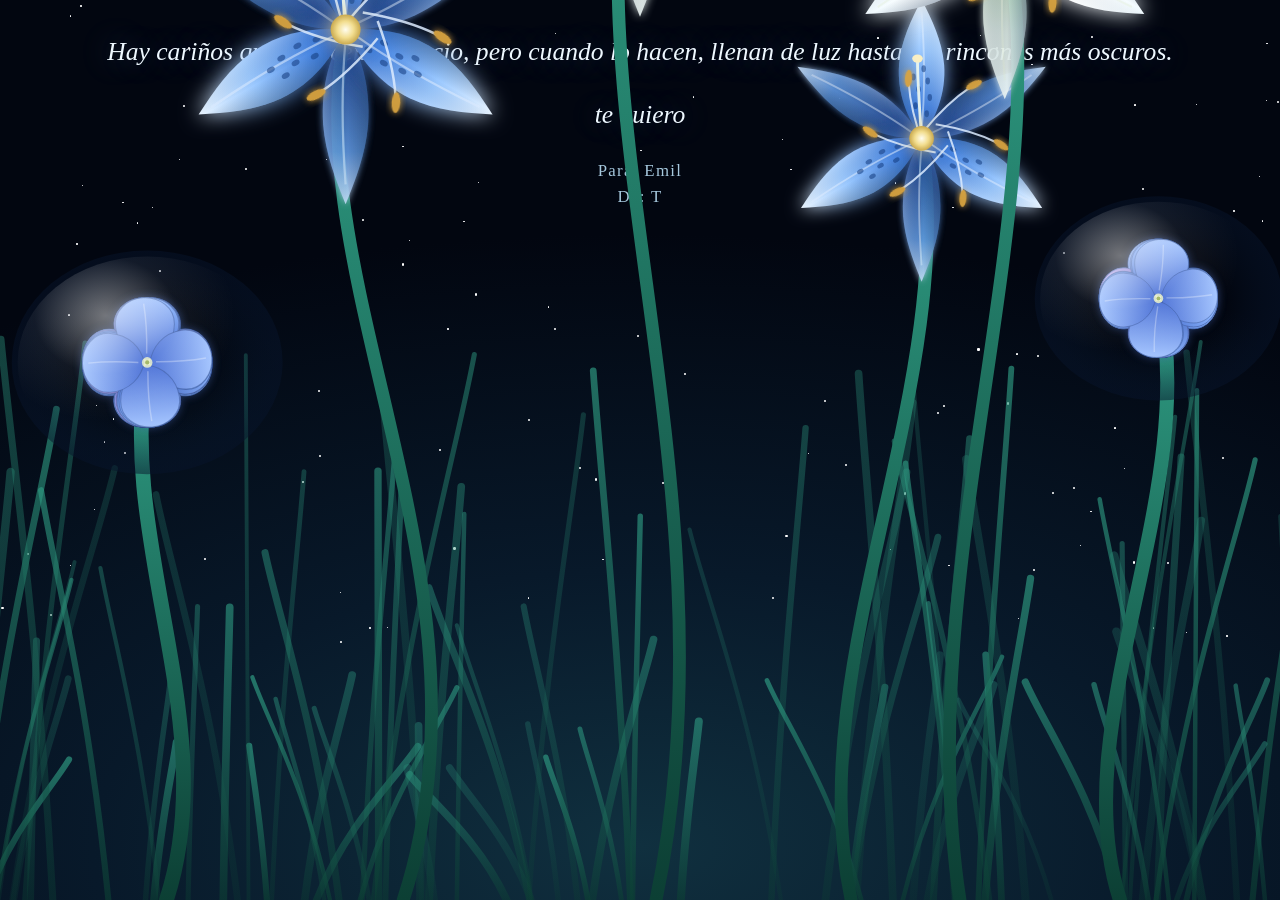
<file: flores.html>
<!DOCTYPE html>
<html lang="es">
<head>
<meta charset="UTF-8">
<meta name="viewport" content="width=device-width, initial-scale=1">
<title>Para Emil</title>
<style>
  *{margin:0;padding:0;box-sizing:border-box}

  body{
    min-height:100svh;
    background:radial-gradient(95% 68% at 50% 94%, #10303f 0%, #08192a 45%, #020610 100%);
    overflow:hidden;
    font-family:ui-serif, Georgia, "Times New Roman", serif;
  }
  .escena{position:relative;height:100svh;width:100%;overflow:hidden}

  .estrella{position:absolute;border-radius:50%;background:#fff;animation:titilar 5s ease-in-out infinite}
  @keyframes titilar{0%,100%{opacity:.12;transform:scale(.7)}50%{opacity:.85;transform:scale(1.25)}}

  .luz{
    position:absolute;width:3px;height:3px;border-radius:50%;
    background:#e2f2ff;box-shadow:0 0 10px 3px rgba(190,225,255,.5);
    opacity:0;animation:flotar 13s ease-in-out infinite;
  }
  @keyframes flotar{
    0%{opacity:0;transform:translate(0,0)}
    15%{opacity:.8}70%{opacity:.35}
    100%{opacity:0;transform:translate(55px,-190px)}
  }

  svg.jardin{position:absolute;inset:0;width:100%;height:100%;display:block;z-index:1}

  .trazo{
    fill:none;stroke-linecap:round;
    stroke-dasharray:var(--l);stroke-dashoffset:var(--l);
    animation:dibujar 2.4s cubic-bezier(.22,.68,.24,1) forwards;
  }
  @keyframes dibujar{to{stroke-dashoffset:0}}

  .hoja{
    transform-box:fill-box;transform-origin:0% 50%;
    transform:scale(0);opacity:0;
    animation:desplegarHoja 1.2s cubic-bezier(.2,.9,.25,1) forwards;
  }
  @keyframes desplegarHoja{
    0%{transform:scale(.05) rotate(-16deg);opacity:0}
    60%{opacity:.95}
    100%{transform:scale(1) rotate(0);opacity:.95}
  }

  .planta{transform-box:view-box;animation:mecer 8s ease-in-out infinite}
  @keyframes mecer{0%,100%{transform:rotate(-1deg)}50%{transform:rotate(1deg)}}

  /* pétalo de lirio: se abre y luego se recurva hacia atrás */
  .petalo{
    transform-box:fill-box;transform-origin:50% 100%;
    transform:rotate(calc(var(--a) * .25)) scale(.05);opacity:0;
    animation:abrirLirio 2.1s cubic-bezier(.16,.85,.24,1) forwards;
    animation-delay:var(--d);
  }
  @keyframes abrirLirio{
    0%{transform:rotate(calc(var(--a) * .25)) scale(.05) skewX(0deg);opacity:0}
    20%{opacity:1}
    55%{transform:rotate(calc(var(--a) * .95)) scale(.85) skewX(2deg)}
    100%{transform:rotate(var(--a)) scale(1) skewX(0deg);opacity:1}
  }

  .florcita{
    transform-box:fill-box;transform-origin:50% 50%;
    transform:scale(.05) rotate(-35deg);opacity:0;
    animation:abrirFlorcita 1.3s cubic-bezier(.2,1.3,.35,1) forwards;
    animation-delay:var(--d);
  }
  @keyframes abrirFlorcita{
    0%{transform:scale(.05) rotate(-35deg);opacity:0}
    100%{transform:scale(1) rotate(0);opacity:1}
  }

  .volumen{opacity:0;animation:aparecer 1.6s ease-out forwards;animation-delay:var(--d)}

  .corazon{
    transform-box:fill-box;transform-origin:50% 50%;transform:scale(0);
    animation:abrirCorazon 1.1s cubic-bezier(.2,1.5,.4,1) forwards;animation-delay:var(--d);
  }
  @keyframes abrirCorazon{to{transform:scale(1)}}

  .polen{
    transform-box:fill-box;transform-origin:50% 100%;opacity:0;
    animation:salirPolen 1.1s cubic-bezier(.2,.9,.3,1.1) forwards;animation-delay:var(--d);
  }
  @keyframes salirPolen{
    from{opacity:0;transform:rotate(var(--a)) scale(.15)}
    to{opacity:.95;transform:rotate(var(--a)) scale(1)}
  }

  .aura{
    transform-box:fill-box;transform-origin:50% 50%;opacity:0;
    animation:respirar 6s ease-in-out infinite;animation-delay:var(--d);
  }
  @keyframes respirar{
    0%,100%{opacity:.14;transform:scale(.9)}
    50%{opacity:.36;transform:scale(1.14)}
  }

  /* chispas que suben de las flores */
  .chispa{
    animation:subirChispa 4.5s ease-out infinite;
    animation-delay:var(--d);
    opacity:0;
  }
  @keyframes subirChispa{
    0%{opacity:0;transform:translateY(0) scale(.4)}
    12%{opacity:.95}
    75%{opacity:.5}
    100%{opacity:0;transform:translateY(-95px) scale(.15)}
  }

  /* "te quiero": mismo tamaño y estilo que el resto del texto */
  .tequiero{
    margin-top:1.4rem;
    font-size:clamp(1rem,3.7vw,1.6rem);
    line-height:1.6;
    font-style:italic;
    color:#eef8ff;
    text-shadow:0 0 30px rgba(150,205,255,.35);
    opacity:0;
    transform:translateY(18px);
    animation:emerger 2.6s cubic-bezier(.16,.7,.2,1) 5.6s forwards;
  }
  @keyframes emerger{
    0%{opacity:0;transform:translateY(18px)}
    100%{opacity:1;transform:translateY(0)}
  }

  .mensaje{
    position:absolute;left:0;right:0;top:3.5vh;
    text-align:center;padding:0 8vw;color:#eef8ff;
  }
  .mensaje p{
    font-size:clamp(1rem,3.7vw,1.6rem);
    line-height:1.6;font-style:italic;opacity:0;
    text-shadow:0 0 30px rgba(150,205,255,.35);
    animation:aparecer 3s ease-out 3.6s forwards;
  }
  .firma{
    margin-top:1.6rem;
    font-size:clamp(.85rem,2.9vw,1.05rem);
    color:#a6c8dd;letter-spacing:.08em;opacity:0;
    animation:aparecer 2.4s ease-out 7.6s forwards;
  }
  .firma span{display:block;margin-top:.35rem}
  @keyframes aparecer{to{opacity:1}}

  @media (prefers-reduced-motion: reduce){
    *{animation-duration:.01ms !important;animation-iteration-count:1 !important}
    .trazo{stroke-dashoffset:0}
    .petalo{transform:rotate(var(--a));opacity:1}
    .florcita{transform:scale(1);opacity:1}
    .hoja{transform:scale(1);opacity:.95}
    .corazon{transform:scale(1)}
    .mensaje p,.firma,.volumen{opacity:1}
    .tequiero{opacity:1;transform:none;filter:none}
  }
</style>
</head>
<body>
<div class="escena">

  <div class="mensaje">
    <p>Hay cariños que florecen despacio, pero cuando lo hacen, llenan de luz hasta los rincones más oscuros.</p>
    <div class="tequiero">te quiero</div>
    <div class="firma">
      Para: Emil
      <span>De: T</span>
    </div>
  </div>

  <svg class="jardin" viewBox="0 0 400 560" preserveAspectRatio="xMidYMax slice" aria-label="Lirios y hortensias en la noche">
    <defs>
      <!-- lirio blanco -->
      <linearGradient id="lirioBlanco" x1="0" y1="1" x2="0" y2="0">
        <stop offset="0%"  stop-color="#cfe9b8"/>
        <stop offset="14%" stop-color="#f0f8e6"/>
        <stop offset="55%" stop-color="#ffffff"/>
        <stop offset="100%" stop-color="#f1fbff"/>
      </linearGradient>
      <linearGradient id="lirioBlancoFondo" x1="0" y1="1" x2="0" y2="0">
        <stop offset="0%" stop-color="#9dbf9a"/>
        <stop offset="60%" stop-color="#dbe9e4"/>
        <stop offset="100%" stop-color="#eef7f6"/>
      </linearGradient>
      <!-- lirio azul -->
      <linearGradient id="lirioAzul" x1="0" y1="1" x2="0" y2="0">
        <stop offset="0%"  stop-color="#1b47a8"/>
        <stop offset="20%" stop-color="#3f7ede"/>
        <stop offset="62%" stop-color="#9ac8ff"/>
        <stop offset="100%" stop-color="#eaf5ff"/>
      </linearGradient>
      <linearGradient id="lirioAzulFondo" x1="0" y1="1" x2="0" y2="0">
        <stop offset="0%" stop-color="#12327c"/>
        <stop offset="70%" stop-color="#5d94dc"/>
        <stop offset="100%" stop-color="#c6def8"/>
      </linearGradient>
      <!-- sombra lateral del pétalo -->
      <linearGradient id="sombraPetalo" x1="0" y1="0" x2="1" y2="0">
        <stop offset="0%" stop-color="#1d3a5c" stop-opacity=".38"/>
        <stop offset="45%" stop-color="#1d3a5c" stop-opacity="0"/>
        <stop offset="100%" stop-color="#ffffff" stop-opacity=".22"/>
      </linearGradient>

      <linearGradient id="gTallo" x1="0" y1="1" x2="0" y2="0">
        <stop offset="0%" stop-color="#0c3f34"/>
        <stop offset="100%" stop-color="#2f9d84"/>
      </linearGradient>
      <linearGradient id="gHoja" x1="0" y1="0" x2="1" y2="1">
        <stop offset="0%" stop-color="#2e9b80"/>
        <stop offset="100%" stop-color="#0d4136"/>
      </linearGradient>
      <radialGradient id="gCentro">
        <stop offset="0%" stop-color="#fffdf0"/>
        <stop offset="55%" stop-color="#f2dd8e"/>
        <stop offset="100%" stop-color="#c9a94f"/>
      </radialGradient>
      <radialGradient id="auraBlanca">
        <stop offset="0%" stop-color="#dbfff7" stop-opacity=".8"/>
        <stop offset="100%" stop-color="#dbfff7" stop-opacity="0"/>
      </radialGradient>
      <radialGradient id="auraAzul">
        <stop offset="0%" stop-color="#8ec4ff" stop-opacity=".8"/>
        <stop offset="100%" stop-color="#8ec4ff" stop-opacity="0"/>
      </radialGradient>
      <!-- volumen de la hortensia -->
      <radialGradient id="domoLuz" cx="34%" cy="28%">
        <stop offset="0%" stop-color="#ffffff" stop-opacity=".45"/>
        <stop offset="55%" stop-color="#ffffff" stop-opacity=".06"/>
        <stop offset="100%" stop-color="#ffffff" stop-opacity="0"/>
      </radialGradient>
      <radialGradient id="domoSombra" cx="50%" cy="50%">
        <stop offset="55%" stop-color="#0a1f3d" stop-opacity="0"/>
        <stop offset="100%" stop-color="#07142b" stop-opacity=".5"/>
      </radialGradient>

      <filter id="glow" x="-90%" y="-90%" width="280%" height="280%">
        <feGaussianBlur stdDeviation="4.5" result="b"/>
        <feMerge><feMergeNode in="b"/><feMergeNode in="SourceGraphic"/></feMerge>
      </filter>
      <filter id="glowSuave" x="-60%" y="-60%" width="220%" height="220%">
        <feGaussianBlur stdDeviation="1.5" result="b"/>
        <feMerge><feMergeNode in="b"/><feMergeNode in="SourceGraphic"/></feMerge>
      </filter>
    </defs>

    <g id="hierba"></g>
    <g id="plantas"></g>
    <g id="chispas"></g>
  </svg>
</div>

<script>
const escena = document.querySelector('.escena');
const NS = 'http://www.w3.org/2000/svg';
const el = (t, a = {}) => { const n = document.createElementNS(NS, t); for (const k in a) n.setAttribute(k, a[k]); return n; };
const rnd = (a, b) => a + Math.random() * (b - a);
const SUELO = 560;

/* estrellas y luciérnagas */
for (let i = 0; i < 120; i++) {
  const s = document.createElement('div'); s.className = 'estrella';
  const t = rnd(1, 2.4);
  s.style.cssText = `left:${rnd(0,100)}%;top:${rnd(0,72)}%;width:${t}px;height:${t}px;animation-delay:${rnd(0,5).toFixed(2)}s`;
  escena.appendChild(s);
}
for (let i = 0; i < 16; i++) {
  const l = document.createElement('div'); l.className = 'luz';
  l.style.cssText = `left:${rnd(2,98)}%;top:${rnd(45,88)}%;animation-delay:${rnd(0,13).toFixed(2)}s`;
  escena.appendChild(l);
}

/* hierba */
const hierba = document.querySelector('#hierba');
for (let i = 0; i < 90; i++) {
  const x = rnd(-10, 410), h = rnd(35, 180), c = rnd(-32, 32);
  const p = el('path', {
    d: `M${x},${SUELO} C ${x + c * .3},${SUELO - h * .5} ${x + c * .8},${SUELO - h * .8} ${x + c},${SUELO - h}`,
    stroke: 'url(#gTallo)', 'stroke-width': rnd(1.2, 2.6).toFixed(1),
    opacity: rnd(.2, .68).toFixed(2), class: 'trazo'
  });
  p.style.setProperty('--l', h + 40);
  p.style.animationDelay = rnd(0, 1).toFixed(2) + 's';
  p.style.animationDuration = rnd(1.4, 2.2).toFixed(2) + 's';
  hierba.appendChild(p);
}

/* ---------------- LIRIO ---------------- */
/* tépalo estrecho, de punta afilada y borde ondulado, como el del lirio real */
const D_TEPALO_INT = 'M0,0 C 7,-10 12,-22 11,-36 C 10,-48 5,-58 0,-68 C -5,-58 -10,-48 -11,-36 C -12,-22 -7,-10 0,0 Z';
const D_TEPALO_EXT = 'M0,0 C 6,-10 10,-22 9,-38 C 8,-50 4,-60 0,-70 C -4,-60 -8,-50 -9,-38 C -10,-22 -6,-10 0,0 Z';

function tepalo(d, fill, azul, conPecas) {
  const g = el('g', { class: 'petalo' });
  g.appendChild(el('path', { d, fill }));
  g.appendChild(el('path', { d, fill: 'url(#sombraPetalo)' }));
  // nervadura central
  g.appendChild(el('path', {
    d: 'M0,-4 C 1.5,-20 1.5,-42 0,-62',
    stroke: azul ? '#dcecff' : '#e7f3e2', 'stroke-width': .9, fill: 'none', opacity: .55
  }));
  // pecas cerca de la garganta, como los lirios
  if (conPecas) {
    const pecas = [[2.5,-12],[-3,-16],[4,-20],[-1.5,-24],[3,-28],[-4,-30],[1,-34]];
    pecas.forEach(([x, y]) => g.appendChild(el('ellipse', {
      cx: x, cy: y, rx: 1.1, ry: 1.7, fill: azul ? '#123a7e' : '#c98a63', opacity: .55
    })));
  }
  return g;
}

function lirio(cx, cy, s, retraso, azul) {
  const g = el('g', { transform: `translate(${cx},${cy}) scale(${s})` });

  const aura = el('circle', { r: 78, fill: azul ? 'url(#auraAzul)' : 'url(#auraBlanca)', class: 'aura' });
  aura.style.setProperty('--d', retraso + 's');
  g.appendChild(aura);

  // 3 tépalos externos (sépalos), más estrechos y por detrás
  const atras = el('g', { filter: 'url(#glowSuave)', opacity: .92 });
  for (let i = 0; i < 3; i++) {
    const a = i * 120 + 60;
    const p = tepalo(D_TEPALO_EXT, azul ? 'url(#lirioAzulFondo)' : 'url(#lirioBlancoFondo)', azul, false);
    p.style.setProperty('--a', a + 'deg');
    p.style.setProperty('--d', (retraso + i * .1) + 's');
    atras.appendChild(p);
  }
  g.appendChild(atras);

  // 3 tépalos internos, anchos y con pecas
  const frente = el('g', { filter: 'url(#glow)' });
  for (let i = 0; i < 3; i++) {
    const a = i * 120;
    const p = tepalo(D_TEPALO_INT, azul ? 'url(#lirioAzul)' : 'url(#lirioBlanco)', azul, true);
    p.style.setProperty('--a', a + 'deg');
    p.style.setProperty('--d', (retraso + .35 + i * .11) + 's');
    frente.appendChild(p);
  }
  g.appendChild(frente);

  // 6 estambres largos y curvos + anteras alargadas
  const est = el('g');
  for (let i = 0; i < 6; i++) {
    const a = i * 60 + 30;
    const t = el('g', { class: 'polen' });
    t.style.setProperty('--a', a + 'deg');
    t.style.setProperty('--d', (retraso + 1.25 + i * .05) + 's');
    t.appendChild(el('path', {
      d: 'M0,0 C 2,-12 5,-22 9,-30', stroke: azul ? '#dcecff' : '#f3eddc',
      'stroke-width': 1, fill: 'none', opacity: .9
    }));
    t.appendChild(el('ellipse', {
      cx: 10, cy: -32, rx: 1.7, ry: 4.2, fill: '#d9a441',
      transform: 'rotate(34 10 -32)', filter: 'url(#glowSuave)'
    }));
    est.appendChild(t);
  }
  g.appendChild(est);

  // pistilo
  const pist = el('g', { class: 'polen' });
  pist.style.setProperty('--a', '0deg');
  pist.style.setProperty('--d', (retraso + 1.35) + 's');
  pist.appendChild(el('path', { d: 'M0,0 C -1,-14 -2,-28 -2,-38', stroke: '#eaf6ee', 'stroke-width': 1.4, fill: 'none' }));
  pist.appendChild(el('ellipse', { cx: -2, cy: -39, rx: 2.6, ry: 2, fill: '#fff2c2' }));
  g.appendChild(pist);

  // garganta
  const c = el('circle', { r: 6, fill: 'url(#gCentro)', class: 'corazon', filter: 'url(#glow)' });
  c.style.setProperty('--d', (retraso + 1.1) + 's');
  g.appendChild(c);
  return g;
}

/* ---------------- HORTENSIA ---------------- */
/* sépalo ancho y ovalado: la hortensia no tiene pétalos finos, tiene 4 sépalos que se solapan */
const D_SEPALO = 'M0,-1 C 5,-2 9.5,-6 10,-12.5 C 10.4,-18 5.5,-22 0,-22 C -5.5,-22 -10.4,-18 -10,-12.5 C -9.5,-6 -5,-2 0,-1 Z';

function florcita(x, y, tam, giro, colorA, colorB, retraso, idx) {
  const g = el('g', { transform: `translate(${x},${y}) scale(${tam}) rotate(${giro})`, class: 'florcita' });
  g.style.setProperty('--d', retraso + 's');
  const grad = 'sep' + idx;
  const lg = el('linearGradient', { id: grad, x1: '0', y1: '1', x2: '0', y2: '0' });
  lg.appendChild(el('stop', { offset: '0%', 'stop-color': colorA }));
  lg.appendChild(el('stop', { offset: '100%', 'stop-color': colorB }));
  g.appendChild(lg);
  for (let i = 0; i < 4; i++) {
    const rot = i * 90 + rnd(-6, 6);
    const s = el('path', {
      d: D_SEPALO, fill: `url(#${grad})`, transform: `rotate(${rot})`,
      stroke: '#33508f', 'stroke-width': .35, 'stroke-opacity': .45
    });
    g.appendChild(s);
    g.appendChild(el('path', {
      d: 'M0,-3 C .5,-9 .5,-15 0,-20', transform: `rotate(${rot})`,
      stroke: '#ffffff', 'stroke-width': .5, 'stroke-opacity': .3, fill: 'none'
    }));
  }
  g.appendChild(el('circle', { r: 1.8, fill: '#e9f0c9', opacity: .85 }));
  g.appendChild(el('circle', { r: .7, fill: '#8fa64a', opacity: .8 }));
  return g;
}

const PALETA = [
  ['#3c63c9', '#8fb8ff'], ['#4a70d6', '#a6c6ff'], ['#5a63c4', '#b3b6ff'],
  ['#3f7ad2', '#9fd0ff'], ['#6a63bd', '#c0b7f5'], ['#3559b8', '#87aef7']
];

function hortensia(cx, cy, s, retraso) {
  const g = el('g', { transform: `translate(${cx},${cy}) scale(${s})` });

  const aura = el('circle', { r: 60, fill: 'url(#auraAzul)', class: 'aura' });
  aura.style.setProperty('--d', retraso + 's');
  g.appendChild(aura);

  // capa de fondo, más oscura: da profundidad al ramillete
  const capas = [
    { n: 22, r: 40, esc: .78, op: .55, sombra: true, retra: 0 },
    { n: 30, r: 34, esc: .95, op: 1, sombra: false, retra: .25 },
    { n: 16, r: 20, esc: 1.08, op: 1, sombra: false, retra: .5 }
  ];
  const phi = Math.PI * (3 - Math.sqrt(5));
  let idx = 0;
  capas.forEach((capa, ci) => {
    const cg = el('g', { opacity: capa.op, filter: ci === 0 ? 'url(#glowSuave)' : null });
    for (let i = 0; i < capa.n; i++) {
      const r = capa.r * Math.sqrt((i + .5) / capa.n);
      const a = (idx) * phi;
      const x = Math.cos(a) * r, y = Math.sin(a) * r * .78 - ci * 3;
      const pal = PALETA[idx % PALETA.length];
      const colA = capa.sombra ? '#1e3a86' : pal[0];
      const colB = capa.sombra ? '#4d6cb8' : pal[1];
      cg.appendChild(florcita(x, y, capa.esc * rnd(.88, 1.08), rnd(0, 90), colA, colB,
        retraso + capa.retra + (r / capa.r) * .7 + rnd(0, .2), idx));
      idx++;
    }
    g.appendChild(cg);
  });

  // volumen: luz arriba-izquierda y sombra en el borde
  const vol = el('g', { class: 'volumen' });
  vol.style.setProperty('--d', (retraso + 1.2) + 's');
  vol.appendChild(el('ellipse', { rx: 46, ry: 38, fill: 'url(#domoSombra)' }));
  vol.appendChild(el('ellipse', { rx: 44, ry: 36, fill: 'url(#domoLuz)' }));
  g.appendChild(vol);
  return g;
}

/* hoja: dentada para la hortensia, lisa y lanceolada para el lirio */
function hoja(x, y, rot, tam, retraso, dentada) {
  const g = el('g', { transform: `translate(${x},${y}) rotate(${rot}) scale(${tam})`, class: 'hoja' });
  g.style.animationDelay = retraso + 's';
  const d = dentada
    ? 'M0,0 C 10,-13 22,-19 32,-16 C 30,-11 36,-13 40,-9 C 37,-6 43,-7 46,-3 C 40,8 20,14 0,0 Z'
    : 'M0,0 C 12,-12 38,-15 56,-2 C 38,11 12,13 0,0 Z';
  g.appendChild(el('path', { d, fill: 'url(#gHoja)' }));
  g.appendChild(el('path', { d: 'M2,0 C 18,-2 36,-3 50,-3', stroke: '#68d3b4', 'stroke-width': .8, fill: 'none', opacity: .45 }));
  return g;
}

/* ---------------- jardín ---------------- */
const plantas = document.querySelector('#plantas');
const chispas = document.querySelector('#chispas');

const DISENO = [
  { tipo: 'hortensia', bx: 52,  by: SUELO, fx: 46,  fy: 392, s: .92, d: 3.1, cur: [70, 505, 36, 448], grosor: 4.6 },
  { tipo: 'hortensia', bx: 350, by: SUELO, fx: 362, fy: 372, s: .84, d: 3.4, cur: [332, 505, 376, 432], grosor: 4.4 },
  { tipo: 'azul',      bx: 126, by: SUELO, fx: 108, fy: 288, s: .78, d: 2.5, cur: [158, 462, 92, 366] },
  { tipo: 'blanco',    bx: 205, by: SUELO, fx: 200, fy: 214, s: 1,   d: 2.1, cur: [232, 432, 174, 306] },
  { tipo: 'azul',      bx: 266, by: SUELO, fx: 288, fy: 322, s: .64, d: 2.9, cur: [250, 486, 300, 400] },
  { tipo: 'blanco',    bx: 300, by: SUELO, fx: 314, fy: 258, s: .74, d: 2.75, cur: [284, 458, 332, 338] }
];

DISENO.forEach((f, idx) => {
  const g = el('g', { class: 'planta' });
  g.style.transformOrigin = `${f.bx}px ${f.by}px`;
  g.style.animationDelay = `-${idx * 1.6}s`;
  g.style.animationDuration = `${8 + (idx % 3)}s`;

  const d = `M${f.bx},${f.by} C ${f.cur[0]},${f.cur[1]} ${f.cur[2]},${f.cur[3]} ${f.fx},${f.fy}`;
  const tallo = el('path', { d, stroke: 'url(#gTallo)', 'stroke-width': f.grosor || 4, class: 'trazo' });
  g.appendChild(tallo);

  requestAnimationFrame(() => {
    const L = tallo.getTotalLength();
    tallo.style.setProperty('--l', L);
    tallo.style.animationDelay = (idx * .14) + 's';

    const esHortensia = f.tipo === 'hortensia';
    [0.38, 0.66].forEach((t, i) => {
      const pt = tallo.getPointAtLength(L * t);
      g.appendChild(hoja(pt.x, pt.y, i === 0 ? -18 : 162, (0.9 - i * .18) * (f.s + .2), f.d - .9 + i * .3, esHortensia));
    });

    g.appendChild(esHortensia ? hortensia(f.fx, f.fy, f.s, f.d) : lirio(f.fx, f.fy, f.s, f.d, f.tipo === 'azul'));
  });

  plantas.appendChild(g);

  // chispas que suben desde el corazón de cada flor
  for (let i = 0; i < 5; i++) {
    const c = el('circle', {
      cx: f.fx + rnd(-14, 14), cy: f.fy + rnd(-8, 8),
      r: rnd(.9, 1.8).toFixed(2),
      fill: f.tipo === 'blanco' ? '#fff8dc' : '#cfe6ff',
      class: 'chispa', filter: 'url(#glowSuave)'
    });
    c.style.setProperty('--d', (f.d + 1.8 + rnd(0, 4)).toFixed(2) + 's');
    chispas.appendChild(c);
  }
});
</script>
</body>
</html>
</file>
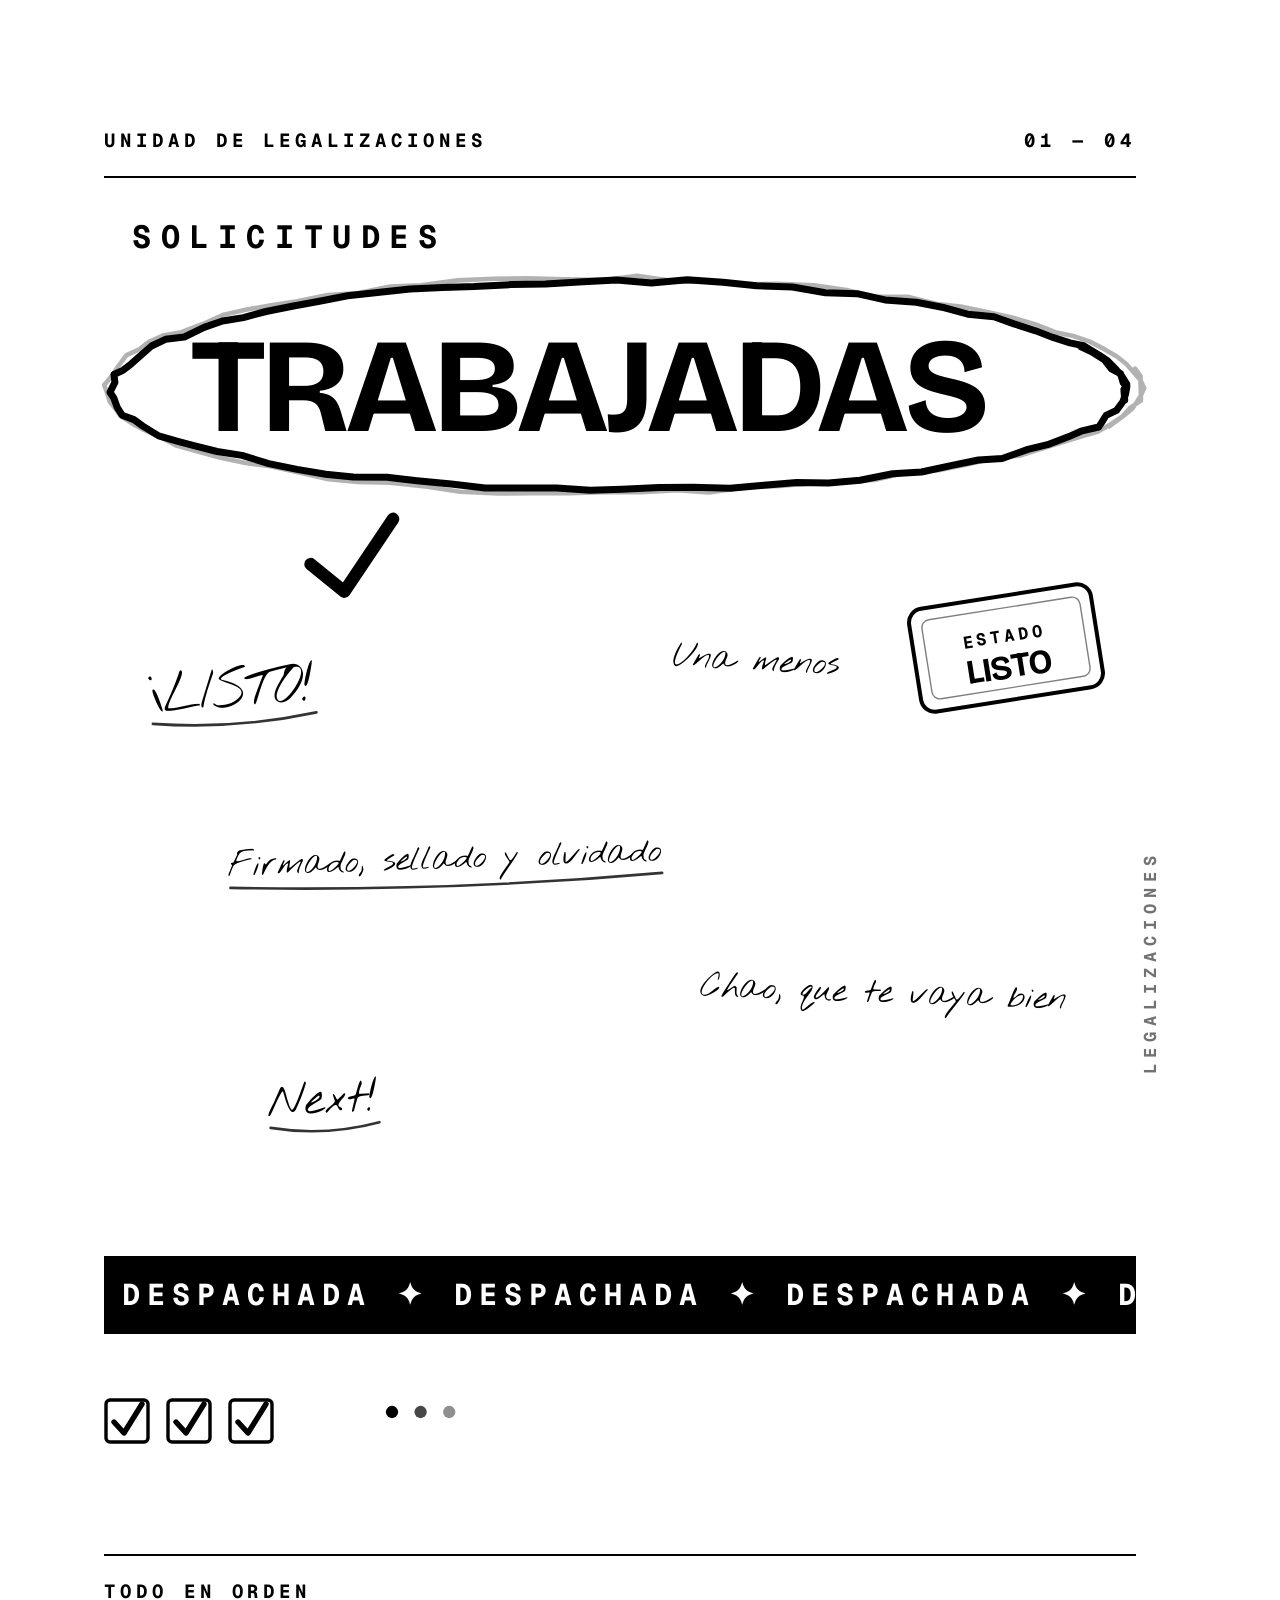
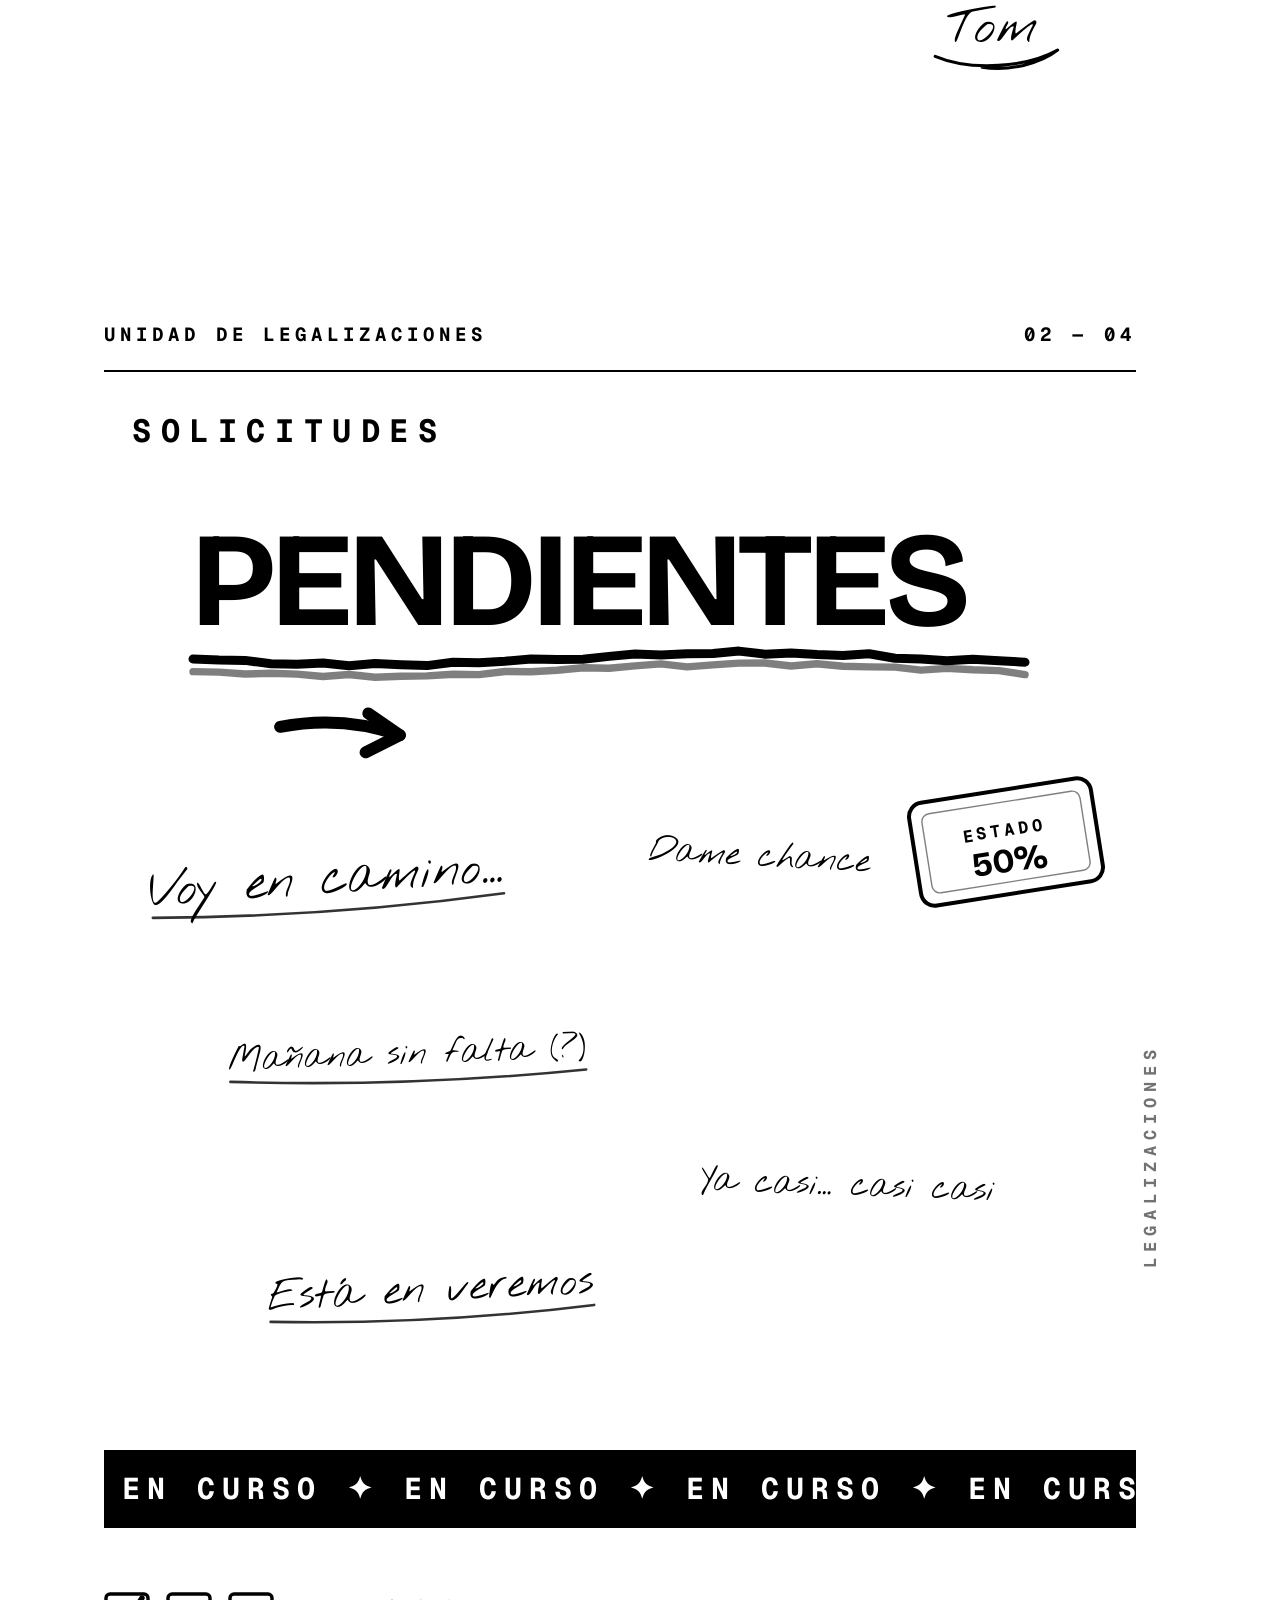
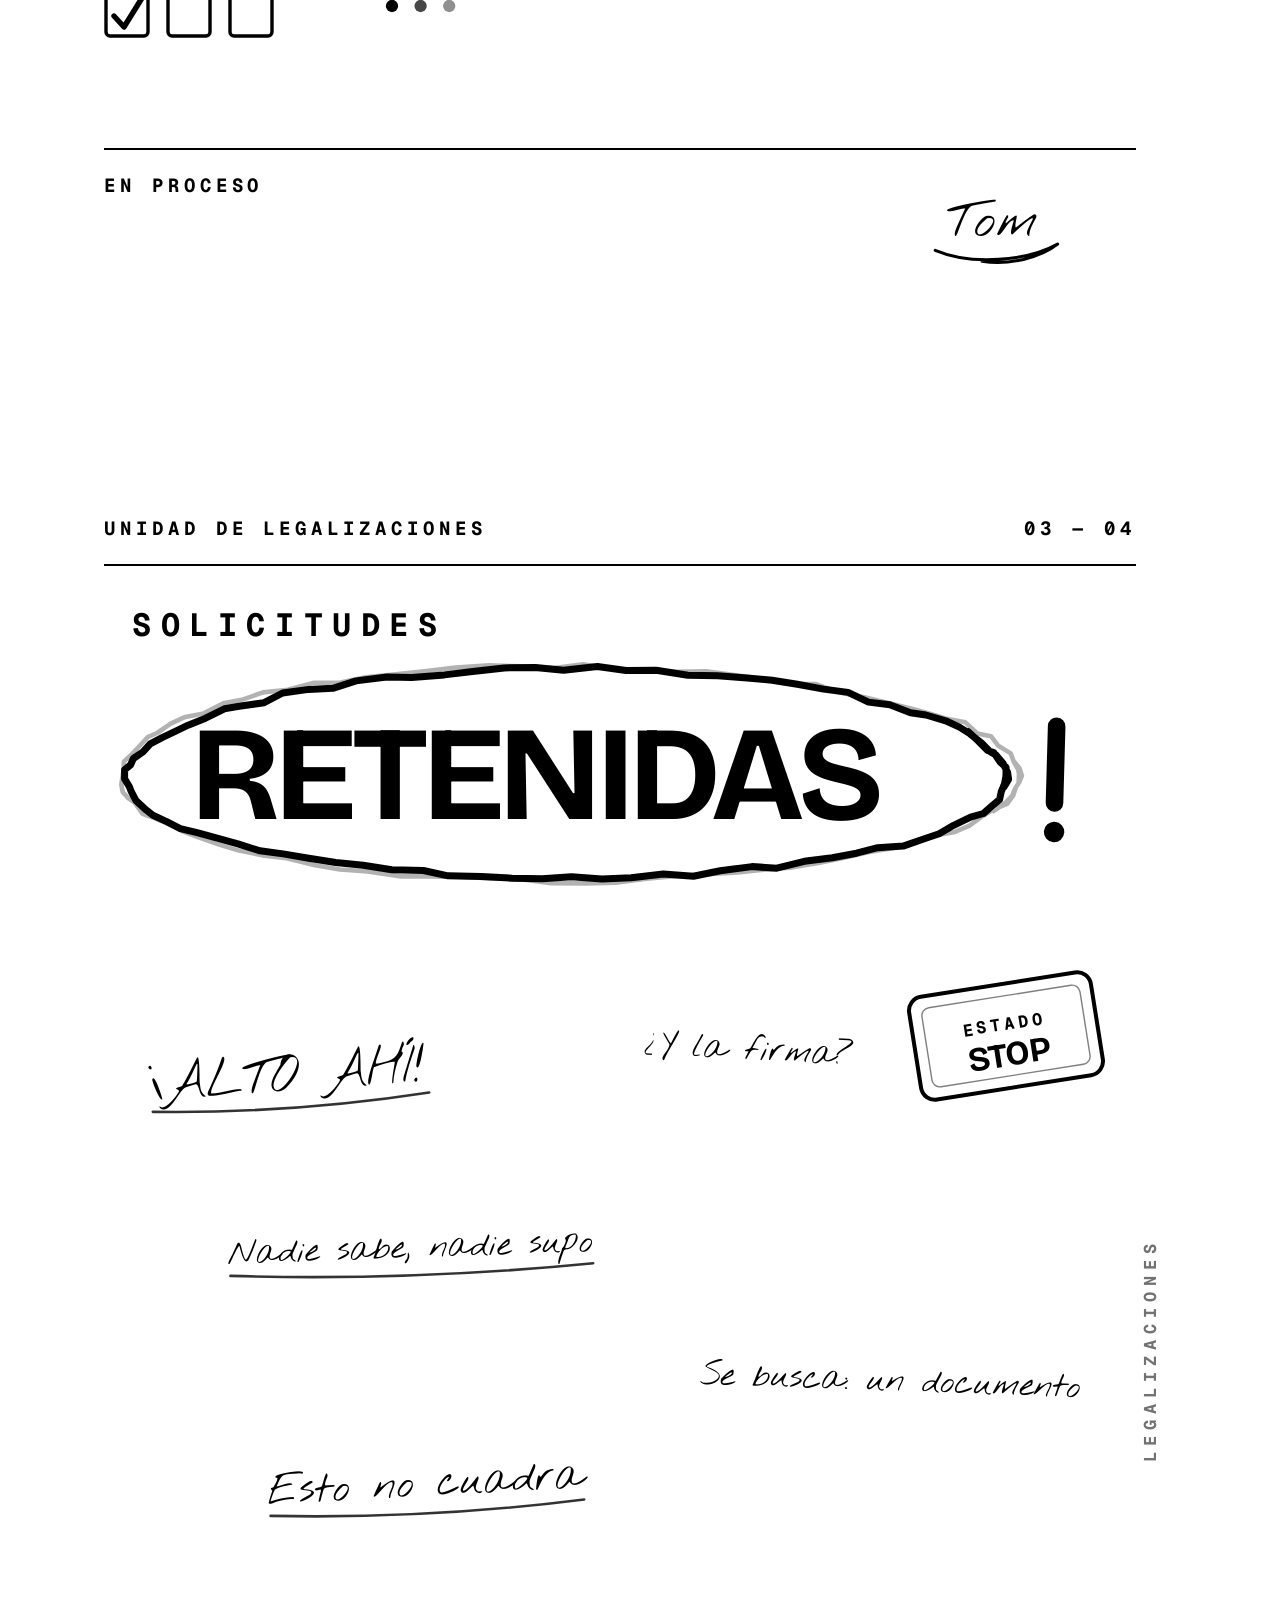
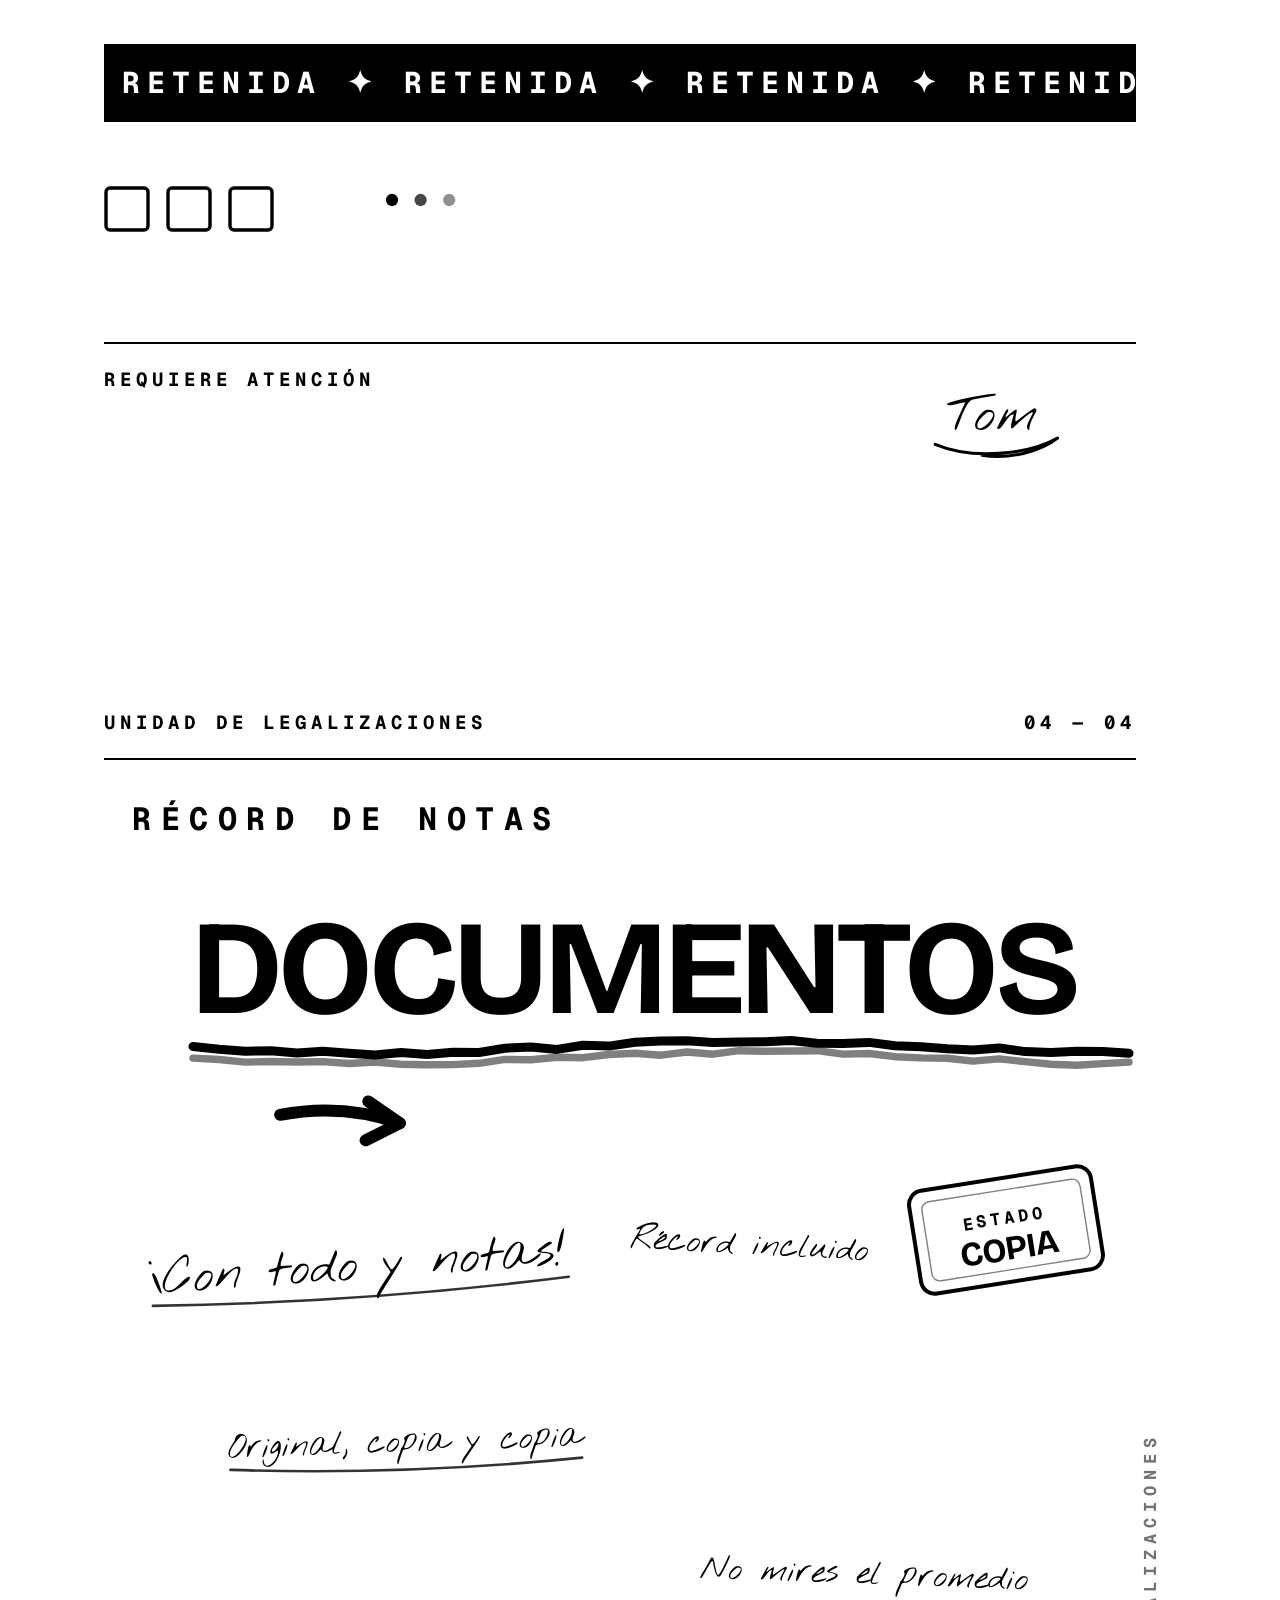
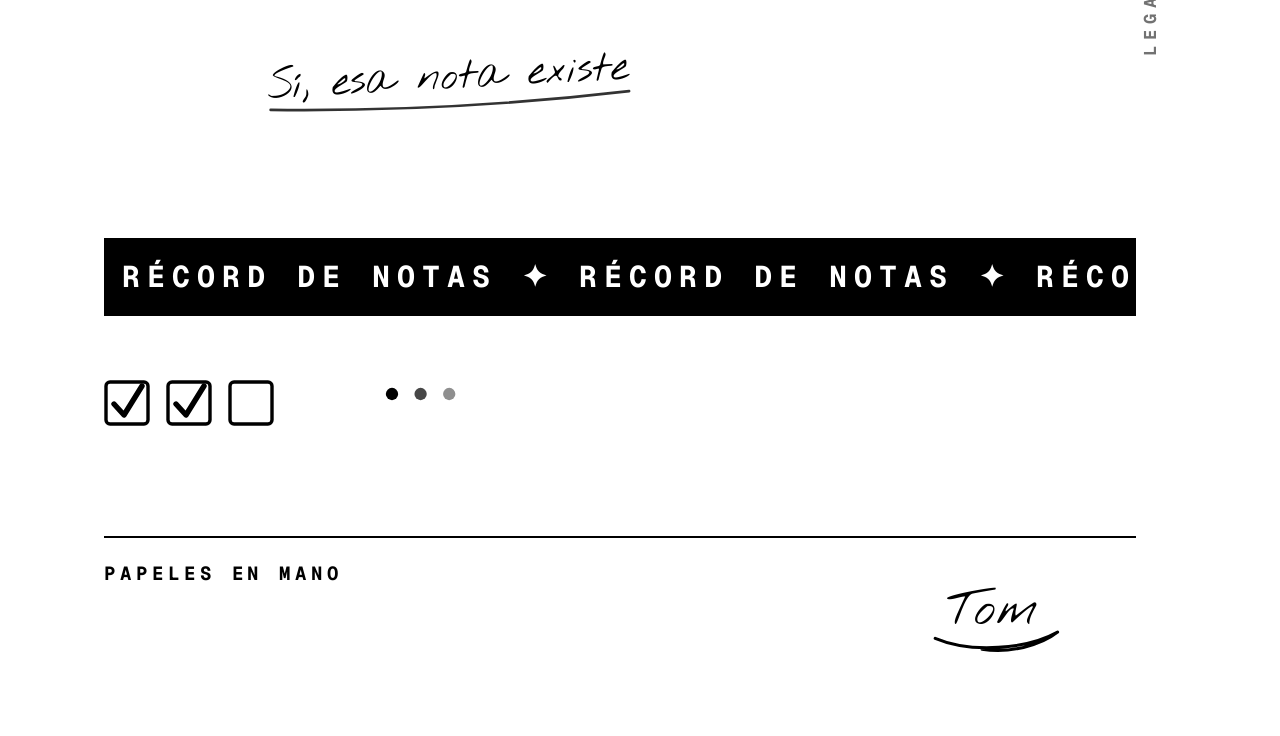
<file: carpetas/portadas.html>
<!DOCTYPE html><html lang="es"><head><meta charset="UTF-8"><style>
@font-face{font-family:Bric;src:url('fuentes/BricolageGrotesque-Bold.ttf');font-weight:700}
@font-face{font-family:Geist;src:url('fuentes/GeistMono-Regular.ttf');font-weight:400}
@font-face{font-family:Geist;src:url('fuentes/GeistMono-Bold.ttf');font-weight:700}
@font-face{font-family:Mano;src:url('fuentes/NothingYouCouldDo-Regular.ttf')}

*{margin:0;padding:0;box-sizing:border-box}
body{background:#fff}
.hoja{width:1240px;height:1754px;background:#fff;position:relative;overflow:hidden;color:#000}
.hoja + .hoja{margin-top:40px}
.capa{position:absolute;inset:0}
.capa svg{width:100%;height:100%;display:block}

.fila{position:absolute;left:104px;right:104px;top:128px;display:flex;
      justify-content:space-between;align-items:baseline;
      font-family:Geist;font-weight:700;font-size:19px;letter-spacing:.26em}
.linea{position:absolute;left:104px;right:104px;top:176px;height:2px;background:#000}

.chico{position:absolute;left:132px;top:216px;
       font-family:Geist;font-weight:700;font-size:32px;letter-spacing:.3em}

.estado{position:absolute;left:104px;bottom:150px;
        font-family:Geist;font-weight:700;font-size:19px;letter-spacing:.26em}
.linea2{position:absolute;left:104px;right:104px;bottom:198px;height:2px;background:#000}

/* impresión: una carpeta por hoja A4, sin margen del navegador */
@page{size:A4;margin:0}
@media print{
  .hoja + .hoja{margin-top:0}
  .hoja{break-after:page;page-break-after:always}
  .hoja:last-child{break-after:auto;page-break-after:auto}
}
</style></head><body>

<div class="hoja" id="h1">
  <div class="capa"><svg id="s1" viewBox="0 0 1240 1754"></svg></div>
  <div class="fila"><span>UNIDAD DE LEGALIZACIONES</span><span>01 — 04</span></div>
  <div class="linea"></div>
  <div class="chico">SOLICITUDES</div>
  <div class="linea2"></div>
  <div class="estado">TODO EN ORDEN</div>
</div>

<div class="hoja" id="h2">
  <div class="capa"><svg id="s2" viewBox="0 0 1240 1754"></svg></div>
  <div class="fila"><span>UNIDAD DE LEGALIZACIONES</span><span>02 — 04</span></div>
  <div class="linea"></div>
  <div class="chico">SOLICITUDES</div>
  <div class="linea2"></div>
  <div class="estado">EN PROCESO</div>
</div>

<div class="hoja" id="h3">
  <div class="capa"><svg id="s3" viewBox="0 0 1240 1754"></svg></div>
  <div class="fila"><span>UNIDAD DE LEGALIZACIONES</span><span>03 — 04</span></div>
  <div class="linea"></div>
  <div class="chico">SOLICITUDES</div>
  <div class="linea2"></div>
  <div class="estado">REQUIERE ATENCIÓN</div>
</div>

<div class="hoja" id="h4">
  <div class="capa"><svg id="s4" viewBox="0 0 1240 1754"></svg></div>
  <div class="fila"><span>UNIDAD DE LEGALIZACIONES</span><span>04 — 04</span></div>
  <div class="linea"></div>
  <div class="chico">RÉCORD DE NOTAS</div>
  <div class="linea2"></div>
  <div class="estado">PAPELES EN MANO</div>
</div>

<script src="kit.js"></script>
<script>
Promise.all([
  document.fonts.load('34px Mano'),
  document.fonts.load('58px Mano'),
  document.fonts.load('700 156px Bric'),
]).then(() => document.fonts.ready).then(() => {

  const PAGS = [
    { id:'s1', palabra:'TRABAJADAS', gesto:'circulo', tira:'DESPACHADA',
      pega:['ESTADO','LISTO'], casillas:[0,1,2], marca:'cheque', frases:[
        [150, 712, -4, '¡LISTO!', 54, true],
        [672, 666, 3, 'Una menos', 34, false],
        [228, 876, -2, 'Firmado, sellado y olvidado', 34, true],
        [700, 996, 2, 'Chao, que te vaya bien', 34, false],
        [268, 1116, -3, 'Next!', 46, true],
    ]},
    { id:'s2', palabra:'PENDIENTES', gesto:'subrayado', tira:'EN CURSO',
      pega:['ESTADO','50%'], casillas:[0], marca:'flecha', frases:[
        [150, 712, -4, 'Voy en camino…', 50, true],
        [648, 666, 3, 'Dame chance', 34, false],
        [228, 876, -2, 'Mañana sin falta (?)', 34, true],
        [700, 996, 2, 'Ya casi… casi casi', 34, false],
        [268, 1116, -3, 'Está en veremos', 42, true],
    ]},
    { id:'s3', palabra:'RETENIDAS', gesto:'circulo', tira:'RETENIDA',
      pega:['ESTADO','STOP'], casillas:[], marca:'admiracion', frases:[
        [150, 712, -4, '¡ALTO AHÍ!', 52, true],
        [648, 666, 3, '¿Y la firma?', 34, false],
        [228, 876, -2, 'Nadie sabe, nadie supo', 34, true],
        [700, 996, 2, 'Se busca: un documento', 34, false],
        [268, 1116, -3, 'Esto no cuadra', 42, true],
    ]},
    { id:'s4', palabra:'DOCUMENTOS', gesto:'subrayado', tira:'RÉCORD DE NOTAS',
      pega:['ESTADO','COPIA'], casillas:[0,1], marca:'flecha', frases:[
        [150, 712, -4, '¡Con todo y notas!', 50, true],
        [630, 666, 3, 'Récord incluido', 34, false],
        [228, 876, -2, 'Original, copia y copia', 34, true],
        [700, 996, 2, 'No mires el promedio', 34, false],
        [268, 1116, -3, 'Sí, esa nota existe', 42, true],
    ]},
  ];

  /* ---- la palabra grande va en SVG: así la tinta y el óvalo usan la misma
         medida y el trazo deja de cortar las letras ---- */
  const IZQ = 190, TOPE_IZQ = 108, TOPE_DER = 1132, TINTA_ARRIBA = 340;
  const medir = document.createElement('canvas').getContext('2d');

  function geometria(texto, fs) {
    medir.font = '700 ' + fs + 'px Bric';
    const m = medir.measureText(texto);
    const x0 = IZQ - m.actualBoundingBoxLeft, x1 = IZQ + m.actualBoundingBoxRight;
    const alto = m.actualBoundingBoxAscent + m.actualBoundingBoxDescent;
    const base = TINTA_ARRIBA + m.actualBoundingBoxAscent;
    const cy = TINTA_ARRIBA + alto / 2, hy = alto / 2;
    const ry = hy + 58;
    // el óvalo debe seguir libre a la altura de las mayúsculas, no solo en el centro
    const rx = (x1 - x0) / 2 / Math.sqrt(1 - (hy / ry) * (hy / ry)) + 30;
    const cx = (x0 + x1) / 2;
    return { x0, x1, base, cx, cy, rx, ry };
  }

  // un solo tamaño para las cuatro: el mayor que deje el óvalo dentro del margen
  let TAM = 156;
  while (TAM > 90 && PAGS.some(P => {
    if (P.gesto !== 'circulo') return false;
    const g = geometria(P.palabra, TAM);
    return g.cx - g.rx < TOPE_IZQ || g.cx + g.rx > TOPE_DER;
  })) TAM -= 2;

  PAGS.forEach(P => {
    const s = document.getElementById(P.id);
    const g = geometria(P.palabra, TAM);

    const pal = el('text', { x: IZQ, y: g.base, 'font-family':'Bric', 'font-weight':700,
      'font-size': TAM, 'letter-spacing':'-0.05em', fill:'#000' });
    pal.textContent = P.palabra;
    s.appendChild(pal);

    /* el único gesto: marcar la palabra a mano */
    if (P.gesto === 'circulo') s.appendChild(circuloAmano(g.cx, g.cy, g.rx, g.ry, 7));
    else s.appendChild(subrayado(g.x0 - 6, g.x1 + 6, g.base + 34, 9));

    // la marca busca sitio a la derecha; si no cabe, baja debajo del gesto
    const der = P.gesto === 'circulo' ? g.cx + g.rx : g.x1;
    const hueco = TOPE_DER - der;
    const bajo = (P.gesto === 'circulo' ? g.cy + g.ry : g.base + 40) + 66;
    if (P.marca === 'cheque') {
      if (hueco >= 130) s.appendChild(cheque(der + 78, g.cy + 62, 1.3));
      else s.appendChild(cheque(352, bajo, 1.4));
    } else if (P.marca === 'admiracion') {
      if (hueco >= 70) s.appendChild(admiracion(der + 46, g.cy + 6, 1.6));
      else s.appendChild(admiracion(330, bajo, 1.7));
    } else {
      if (hueco >= 150) s.appendChild(flechaMano(der + 74, g.base + 32, 1.4, 4));
      else s.appendChild(flechaMano(340, bajo, 1.5, 4));
    }

    P.frases.forEach(f => s.appendChild(frase(...f)));
    s.appendChild(pegatina(1006, 648, -9, P.pega[0], P.pega[1]));
    s.appendChild(banda(104, 1256, 1032, 78, P.tira));
    s.appendChild(casillas(106, 1400, 3, P.casillas));
    s.appendChild(puntos(392, 1412, 1.1));
    // rótulo vertical en el canto: textura editorial casi gratis
    const v = el('text', { transform:'translate(1156,1074) rotate(-90)', 'font-family':'Geist',
      'font-weight':700, 'font-size':17, 'letter-spacing':'6', fill:'#000', opacity:.55 });
    v.textContent = 'LEGALIZACIONES';
    s.appendChild(v);
    s.appendChild(firma(946, 1642, .9));
  });

  document.body.dataset.listo = '1';
});
</script>
</body></html>
</file>
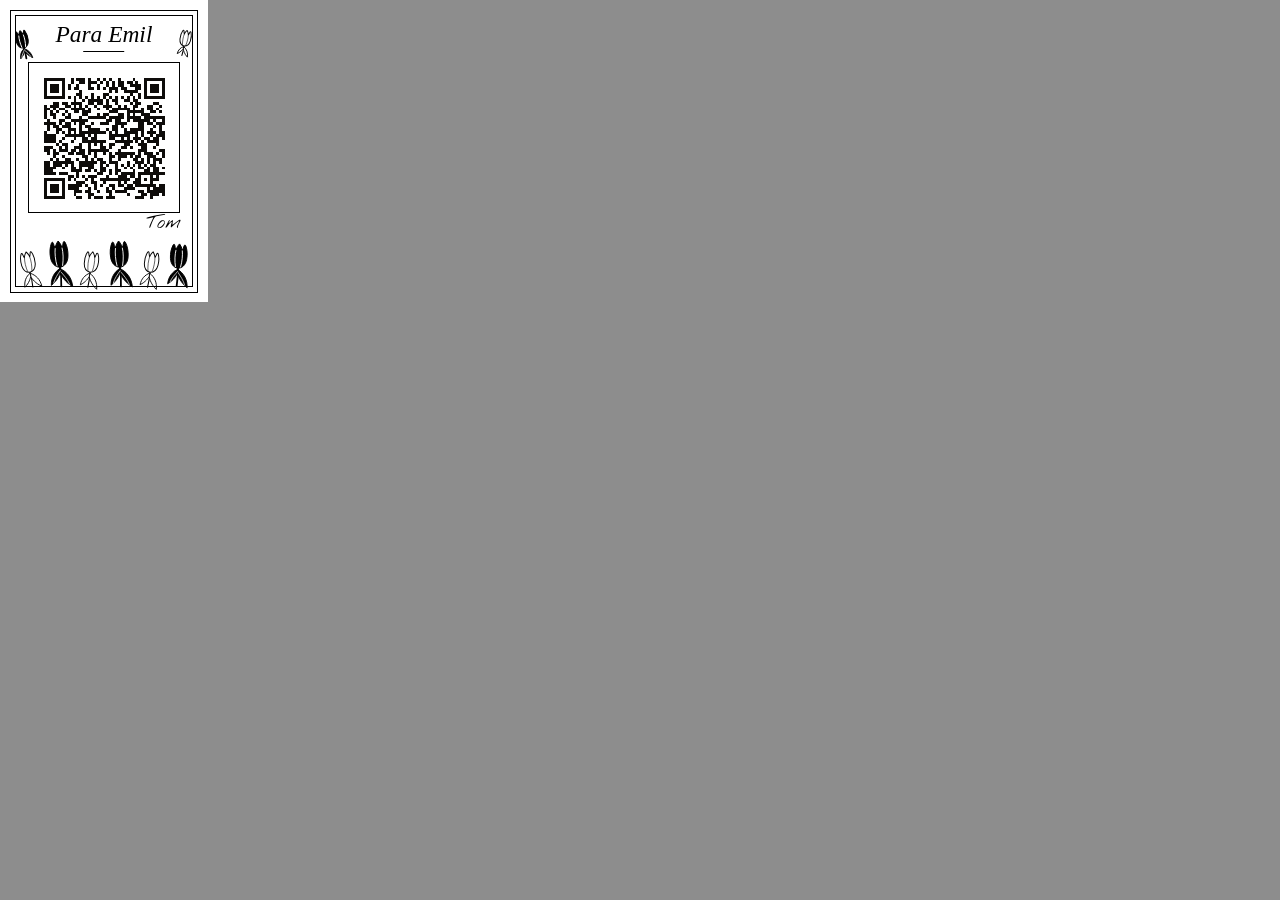
<file: qr-emil/tarjeta-bn.html>
<!DOCTYPE html><html lang="es"><head><meta charset="UTF-8"><style>
@font-face{font-family:Serif;src:url('fuentes/CrimsonPro-Regular.ttf')}
@font-face{font-family:Serif;src:url('fuentes/CrimsonPro-Italic.ttf');font-style:italic}
@font-face{font-family:Mano;src:url('fuentes/NothingYouCouldDo-Regular.ttf')}

*{margin:0;padding:0;box-sizing:border-box}
body{background:#8d8d8d}

/* Todo negro sobre blanco puro: ni un gris de relleno. Lo que parece claro
   es línea fina, no tinta rebajada — así sale limpio en cualquier láser. */
.tarjeta{position:relative;width:55mm;height:80mm;overflow:hidden;background:#fff;color:#000}
.tarjeta + .tarjeta{margin-top:8mm}
.capa{position:absolute;inset:0}
.capa svg{width:100%;height:100%;display:block}

/* filete doble, como la papelería de toda la vida */
.filete{position:absolute;inset:2.6mm;border:.32mm solid #000;pointer-events:none}
.filete::after{content:"";position:absolute;inset:1.1mm;border:.13mm solid #000}

.titulo{position:absolute;left:0;right:0;top:6.2mm;text-align:center;
        font-family:Serif;font-style:italic;font-size:6.2mm;line-height:1}
.cinta{position:absolute;left:50%;top:13.4mm;transform:translateX(-50%);width:11mm;height:.22mm;background:#000}

/* el QR y su margen: la zona que no puede llevar nada dibujado encima */
.panel{position:absolute;left:7.5mm;top:16.4mm;width:40mm;height:40mm;background:#fff;border:.18mm solid #000}
.panel img{position:absolute;left:4mm;top:4mm;width:32mm;height:32mm;display:block;image-rendering:pixelated}

.firma{position:absolute;right:7.2mm;top:56.6mm;font-family:Mano;font-size:5.2mm;line-height:1}
</style></head><body>

<div class="tarjeta" id="t1">
  <div class="capa"><svg id="s1" viewBox="0 0 208 302" preserveAspectRatio="none"></svg></div>
  <div class="filete"></div>
  <div class="titulo">Para Emil</div>
  <div class="cinta"></div>
  <div class="panel"><img id="q1" alt="QR" src="[data-uri]"></div>
  <div class="firma">Tom</div>
</div>

<script src="tulipanes-bn.js"></script>
<script>
document.fonts.ready.then(() => {
  const W = 208, H = 302;
  const s = document.getElementById('s1');
  const defs = el('defs'); s.appendChild(defs);

  /* Guirnalda de abajo: tallo corto, para que la flor entera quepa entre el
     pie y el marco. Se alternan macizas y de contorno; todas macizas pesan
     demasiado, todas de contorno se deshilachan. */
  [[30,272,.44,-11,false],[60,267,.56,-4,true],[90,272,.44,8,false],
   [120,267,.56,-3,true],[150,272,.44,9,false],[178,268,.52,4,true]]
   .forEach(([x,y,e,r,m]) => s.appendChild(tulipan(defs, { x, y, s:e, rot:r, macizo:m, alto:34, grosor:.95 })));

  // dos arriba, flanqueando el título
  s.appendChild(tulipan(defs, { x:24,  y:48, s:.38, rot:-13, macizo:true,  alto:28, grosor:.95 }));
  s.appendChild(tulipan(defs, { x:184, y:46, s:.34, rot:12,  macizo:false, alto:28, grosor:.95 }));

  document.body.dataset.listo = '1';
});
</script>
</body></html>
</file>
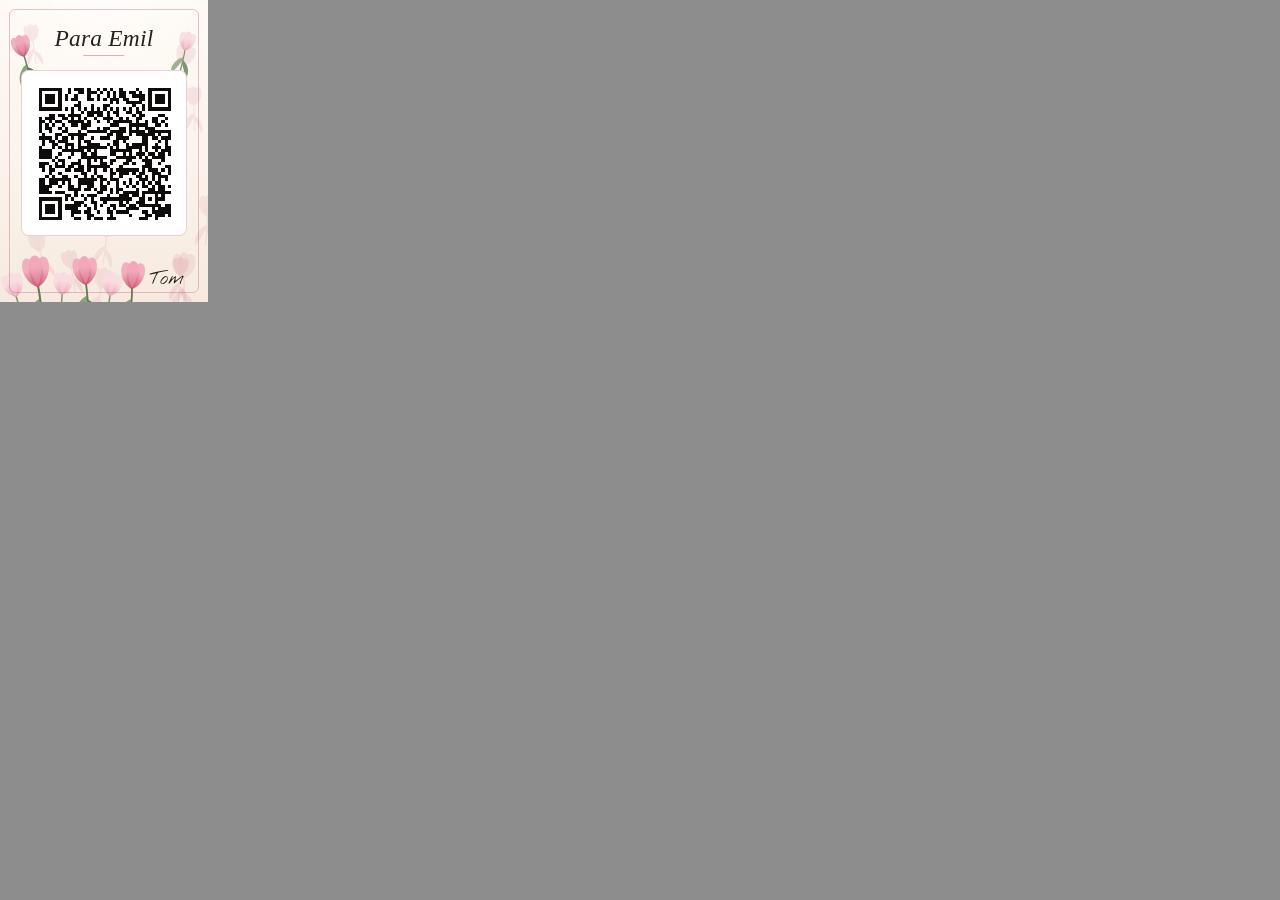
<file: qr-emil/tarjeta.html>
<!DOCTYPE html><html lang="es"><head><meta charset="UTF-8"><style>
@font-face{font-family:Serif;src:url('fuentes/CrimsonPro-Regular.ttf')}
@font-face{font-family:Serif;src:url('fuentes/CrimsonPro-Italic.ttf');font-style:italic}
@font-face{font-family:Mano;src:url('fuentes/NothingYouCouldDo-Regular.ttf')}

:root{
  --crema:#FBF4EC;
  --tinta:#2B2019;
  --qr:#0E0C0A;
  --rosa:#E68AA0;
  --rosaosc:#C34E6C;
  --rosapal:#F7D3DA;
  --verde:#8AA37C;
  --verdeosc:#5F7D58;
}
*{margin:0;padding:0;box-sizing:border-box}
body{background:#8d8d8d}

.tarjeta{
  position:relative;width:55mm;height:80mm;overflow:hidden;
  background:
    radial-gradient(120% 70% at 50% 0%, #FFFDFA 0%, rgba(255,253,250,0) 58%),
    linear-gradient(180deg,#FDF8F2 0%, var(--crema) 52%, #F6EADF 100%);
  color:var(--tinta);
}
.tarjeta + .tarjeta{margin-top:8mm}
.capa{position:absolute;inset:0}
.capa svg{width:100%;height:100%;display:block}

/* filete interior: le da el aire de papelería sin cargar nada */
.filete{position:absolute;inset:2.4mm;border:.28mm solid rgba(195,78,108,.34);border-radius:1.6mm;pointer-events:none}

.titulo{position:absolute;left:0;right:0;top:7.2mm;text-align:center;
        font-family:Serif;font-style:italic;font-size:6.2mm;line-height:1;letter-spacing:.01em}
.cinta{position:absolute;left:50%;top:14.6mm;transform:translateX(-50%);
       width:11mm;height:.3mm;background:rgba(195,78,108,.45)}

/* el panel del QR: blanco liso y con margen de sobra — esta es la zona
   que no puede llevar dibujo encima si se quiere que escanee */
.panel{position:absolute;left:5.5mm;top:18.4mm;width:44mm;height:44mm;
       background:#fff;border-radius:2mm;border:.3mm solid rgba(195,78,108,.28)}
.panel img{position:absolute;left:4.5mm;top:4.5mm;width:35mm;height:35mm;display:block;
           image-rendering:pixelated}

.firma{position:absolute;right:6.2mm;bottom:3.4mm;font-family:Mano;font-size:5.4mm;line-height:1}
</style></head><body>

<div class="tarjeta" id="t1">
  <div class="capa"><svg id="s1" viewBox="0 0 208 302" preserveAspectRatio="none"></svg></div>
  <div class="filete"></div>
  <div class="titulo">Para Emil</div>
  <div class="cinta"></div>
  <div class="panel"><img id="q1" alt="QR" src="[data-uri]"></div>
  <div class="firma">Tom</div>
</div>

<script src="tulipanes.js"></script>
<script>
document.fonts.ready.then(() => {
  const W = 208, H = 302;   // el viewBox va en las mismas proporciones que la tarjeta

  /* ---- tulipanes ---- */
  const s = document.getElementById('s1');
  const defs = el('defs'); s.appendChild(defs);

  // campo tenue por toda la tarjeta
  s.appendChild(campo(defs, W, H, 13, '#C34E6C'));

  const rosa  = { claro:'#F2A8B9', oscuro:'#C34E6C', verde:'#8AA37C', verdeOsc:'#5F7D58' };
  const palo  = { claro:'#F9DCE1', oscuro:'#E5A3B2', verde:'#9DB292', verdeOsc:'#7C9673' };

  /* Guirnalda de abajo. Las flores asoman por el borde inferior y dejan
     libres la línea de «escanéame» y el hueco de la firma, a la derecha. */
  const abajo = G({});
  [[16,296,.52,-14,palo],[38,286,.66,-7,rosa],[62,294,.48,6,palo],
   [86,284,.60,-4,rosa],[110,295,.50,11,palo],[132,288,.58,4,rosa]]
   .forEach(([x,y,e,r,t]) => abajo.appendChild(tulipan(defs, { x, y, s:e, rot:r, ...t })));
  s.appendChild(abajo);

  // dos arriba, pequeños, para que el título no quede huérfano
  s.appendChild(tulipan(defs, { x:24,  y:56, s:.46, rot:-15, ...rosa }));
  s.appendChild(tulipan(defs, { x:185, y:50, s:.40, rot:13,  ...palo }));

  document.body.dataset.listo = '1';
});
</script>
</body></html>
</file>
<file: evianny/estilos.css>
/* ============================================================
   EVIANNY.EXE — sistema visual
   Blanco cálido, gris muy claro, negro suave, carbón y un azul
   frío como único acento. Mucho aire, esquinas suaves.
   ============================================================ */

:root{
  /* En iPhone esto resuelve a SF Pro; Inter si el sistema la tiene */
  --sans:-apple-system, BlinkMacSystemFont, "SF Pro Display", "SF Pro Text",
         Inter, "Geist", "Segoe UI", Roboto, Helvetica, Arial, sans-serif;
  --mono:ui-monospace, SFMono-Regular, "SF Mono", Menlo, Consolas, monospace;

  --blanco:#FCFAFA;
  --nieve:#FFFFFF;
  --gris-1:#F5F2F2;
  --gris-2:#EAE5E6;
  --negro:#141214;
  --carbon:#373336;
  --texto:#6E686C;
  --tenue:#9D959A;
  /* rosa cálido como acento principal: es su página */
  --acento:#C0798F;
  --acento-suave:#FBF1F3;
  --acento-borde:#F0DCE1;
  /* el azul frío sobrevive solo en el marco del panel "sistema" */
  --frio:#7E96AC;
  --linea:rgba(19,19,21,.08);
  --linea-fuerte:rgba(19,19,21,.14);

  --col:34rem;
  --ease:cubic-bezier(.22,.68,.24,1);
  --resorte:cubic-bezier(.16,1.1,.3,1);

  --sombra-1:0 1px 2px rgba(19,19,21,.04);
  --sombra-2:0 1px 2px rgba(19,19,21,.04), 0 18px 40px -28px rgba(19,19,21,.35);
  --sombra-3:0 1px 2px rgba(19,19,21,.05), 0 30px 60px -32px rgba(19,19,21,.42);
}

*{margin:0;padding:0;box-sizing:border-box}
html{-webkit-text-size-adjust:100%;overflow-x:hidden;scroll-behavior:smooth}

body{
  background:
    radial-gradient(58% 32% at 88% 4%, #FDF3F5 0%, rgba(253,243,245,0) 68%),
    radial-gradient(52% 30% at 6% 34%, #F7F1F4 0%, rgba(247,241,244,0) 70%),
    var(--blanco);
  background-attachment:fixed;
  color:var(--negro);
  font-family:var(--sans);
  font-size:17px;
  line-height:1.6;
  letter-spacing:-.005em;
  -webkit-font-smoothing:antialiased;
  overflow-x:hidden;
}
body.bloqueado{overflow:hidden}

/* --------------------------- utilidades --------------------------- */

.seccion{
  position:relative;
  max-width:var(--col);
  margin:0 auto;
  padding:clamp(2.4rem,7vw,3.8rem) 1.5rem;
}
.seccion--holgada{padding-block:clamp(3.2rem,9vw,4.8rem)}

.eyebrow{
  font-size:.66rem;font-weight:600;
  letter-spacing:.26em;text-transform:uppercase;text-indent:.26em;
  color:var(--tenue);
  margin-bottom:1.4rem;
}
h2.titulo{
  font-size:clamp(1.55rem,6.4vw,2.05rem);
  font-weight:600;line-height:1.22;letter-spacing:-.028em;
  margin-bottom:1.1rem;
}
.parrafo{color:var(--texto);font-size:1.02rem;line-height:1.72}
.parrafo + .parrafo{margin-top:1.05rem}
.cierre{
  margin-top:2.2rem;font-size:1.02rem;color:var(--carbon);
  font-weight:500;letter-spacing:-.012em;
}

/* entrada por elemento, escalonada con --i */
.rev{
  opacity:0;transform:translate3d(0,18px,0);
  transition:opacity .85s var(--ease), transform .85s var(--ease);
  transition-delay:calc(var(--i,0) * 85ms);
}
.rev.on{opacity:1;transform:none}

/* --------------------------- botones --------------------------- */

.btn{
  display:inline-flex;align-items:center;justify-content:center;gap:.5em;
  min-height:48px;padding:.85rem 1.85rem;
  font-family:var(--sans);font-size:.95rem;font-weight:500;
  letter-spacing:-.01em;color:var(--negro);
  background:var(--nieve);
  border:1px solid var(--linea);border-radius:999px;
  cursor:pointer;-webkit-tap-highlight-color:transparent;
  box-shadow:var(--sombra-2);
  transition:transform .4s var(--resorte), box-shadow .4s var(--ease), background .3s var(--ease);
}
.btn:hover{box-shadow:var(--sombra-3);transform:translateY(-1px)}
.btn:active{transform:scale(.966)}
.btn:focus-visible{outline:2px solid var(--acento);outline-offset:3px}

.btn--fantasma{
  background:transparent;box-shadow:none;border-color:var(--linea-fuerte);
  color:var(--carbon);
}
.btn--fantasma:hover{background:var(--nieve);box-shadow:var(--sombra-1)}

.btn--tenue{
  background:none;border:0;box-shadow:none;
  min-height:44px;padding:.6rem 1rem;
  font-size:.7rem;font-weight:600;letter-spacing:.2em;
  text-transform:uppercase;text-indent:.2em;color:var(--tenue);
}
.btn--tenue:hover{color:var(--negro);transform:none;box-shadow:none}

/* --------------------------- barra de progreso --------------------------- */

/* hilo vertical: se llena hacia abajo, que es como se avanza */
.progreso{
  position:fixed;z-index:30;
  right:max(.55rem, env(safe-area-inset-right));
  top:50%;transform:translateY(-50%);
  width:3px;height:26vh;border-radius:99px;
  background:var(--gris-2);
  opacity:0;transition:opacity .6s var(--ease);
}
.entrado .progreso{opacity:.85}
.progreso__hilo{
  display:block;width:100%;height:100%;border-radius:99px;
  background:var(--acento);
  transform:scaleY(0);transform-origin:50% 0;
}

/* --------------------------- 01 intro --------------------------- */

.intro{
  position:fixed;inset:0;z-index:50;
  display:flex;flex-direction:column;align-items:center;justify-content:center;
  gap:.9rem;text-align:center;
  padding:calc(env(safe-area-inset-top) + 2rem) 1.75rem calc(env(safe-area-inset-bottom) + 2rem);
  background:
    radial-gradient(56% 32% at 50% 20%, #FDF1F4 0%, rgba(253,241,244,0) 70%),
    radial-gradient(72% 46% at 50% 32%, #FFFFFF 0%, rgba(255,255,255,0) 76%),
    var(--blanco);
  transition:opacity .9s var(--ease), transform .9s var(--ease);
}
.intro.fuera{opacity:0;transform:scale(1.03);pointer-events:none}

.intro__nombre{
  font-size:clamp(2.6rem,11vw,4rem);
  font-weight:600;letter-spacing:-.045em;line-height:1;
  opacity:0;filter:blur(10px);
  animation:enfocar 1.3s var(--ease) .2s forwards;
}
@keyframes enfocar{
  from{opacity:0;filter:blur(10px);transform:translate3d(0,10px,0)}
  to{opacity:1;filter:blur(0);transform:none}
}
.intro__linea{
  color:var(--texto);font-size:1.02rem;max-width:22rem;
  opacity:0;animation:asomar 1.1s var(--ease) forwards;
}
.intro__linea--1{animation-delay:.9s}
.intro__linea--2{animation-delay:1.7s;color:var(--carbon)}
.intro .btn{margin-top:1.6rem;opacity:0;animation:asomar .9s var(--ease) 2.4s forwards}

@keyframes asomar{
  from{opacity:0;transform:translate3d(0,12px,0)}
  to{opacity:1;transform:none}
}

/* --------------------------- cuerpo --------------------------- */

.cuerpo{opacity:0;transition:opacity 1s var(--ease)}
.cuerpo.visible{opacity:1}

/* --------------------------- 03 tú y yo --------------------------- */

.nube{display:flex;flex-wrap:wrap;gap:.6rem;margin-top:1.9rem}
.pildora{
  padding:.62rem 1.05rem;
  background:var(--nieve);border:1px solid var(--linea);border-radius:14px;
  font-size:.97rem;font-weight:450;letter-spacing:-.012em;
  box-shadow:var(--sombra-1);
  transform-origin:50% 100%;
}
.pildora.rev{transform:translate3d(0,16px,0) rotate(var(--giro,0deg)) scale(.96)}
.pildora.rev.on{transform:rotate(var(--giro,0deg))}
.pildora--fuerte{background:var(--negro);color:var(--nieve);border-color:var(--negro)}
.pildora--acento{background:var(--acento-suave);border-color:var(--acento-borde);color:#8E4F65}

/* --------------------------- 04 cosas que me encantan --------------------------- */

.lista-tarjetas{display:grid;gap:.7rem;margin-top:1.9rem}
.tarjeta{
  background:var(--nieve);border:1px solid var(--linea);border-radius:18px;
  box-shadow:var(--sombra-1);overflow:hidden;
  transition:box-shadow .45s var(--ease), transform .45s var(--ease), border-color .45s var(--ease);
}
.tarjeta:hover{box-shadow:var(--sombra-2)}
.tarjeta.abierta{box-shadow:var(--sombra-2);border-color:var(--linea-fuerte)}
.tarjeta__btn{
  width:100%;min-height:60px;
  display:flex;align-items:center;gap:1rem;
  padding:1.15rem 1.25rem;
  background:none;border:0;cursor:pointer;text-align:left;
  font-family:var(--sans);font-size:1.01rem;font-weight:500;
  letter-spacing:-.015em;color:var(--negro);
  -webkit-tap-highlight-color:transparent;
}
.tarjeta__btn:focus-visible{outline:2px solid var(--acento);outline-offset:-3px;border-radius:18px}
.tarjeta__txt{flex:1}
.tarjeta__mas{
  flex:none;width:22px;height:22px;position:relative;color:var(--acento);
  transition:transform .5s var(--resorte), color .4s var(--ease);
}
.tarjeta__mas::before,.tarjeta__mas::after{
  content:"";position:absolute;inset:50% 3px auto 3px;height:1.5px;
  background:currentColor;border-radius:2px;transform:translateY(-50%);
}
.tarjeta__mas::after{transform:translateY(-50%) rotate(90deg);transition:transform .5s var(--resorte)}
.tarjeta.abierta .tarjeta__mas{color:var(--acento);transform:rotate(90deg)}
.tarjeta.abierta .tarjeta__mas::after{transform:translateY(-50%) rotate(0deg)}

.tarjeta__cuerpo{
  max-height:0;overflow:hidden;
  transition:max-height .55s var(--ease);
}
.tarjeta__interior{
  padding:0 1.25rem 1.3rem;
  color:var(--texto);font-size:.96rem;line-height:1.68;
  opacity:0;transform:translate3d(0,-6px,0);
  transition:opacity .45s var(--ease) .08s, transform .45s var(--ease) .08s;
}
.tarjeta.abierta .tarjeta__interior{opacity:1;transform:none}

/* --------------------------- pistas de "toca aquí" --------------------------- */
/* Evianny no ha abierto nunca algo así: hay que decírselo, no insinuarlo. */

.pista-toque{
  flex:none;
  font-size:.6rem;font-weight:600;letter-spacing:.13em;text-transform:uppercase;
  color:var(--acento);background:var(--acento-suave);
  border:1px solid var(--acento-borde);border-radius:99px;
  padding:.26rem .5rem;white-space:nowrap;
  transition:opacity .5s var(--ease), transform .5s var(--ease);
  animation:latirPista 2.4s ease-in-out infinite;
}
@keyframes latirPista{0%,100%{opacity:.72}50%{opacity:1}}
.sin-pistas .pista-toque{opacity:0;transform:scale(.85);pointer-events:none}

.ayuda{
  display:inline-block;margin-top:1rem;
  font-size:.62rem;font-weight:600;letter-spacing:.13em;text-transform:uppercase;
  color:var(--acento);background:var(--acento-suave);
  border:1px solid var(--acento-borde);border-radius:99px;
  padding:.42rem .82rem;
}

/* --------------------------- 05 timeline --------------------------- */

.linea-tiempo{position:relative;margin-top:2.2rem;padding-left:2.5rem}
.linea-tiempo::before{
  content:"";position:absolute;left:7px;top:6px;bottom:6px;width:1px;
  background:linear-gradient(var(--gris-2), var(--linea-fuerte), var(--gris-2));
  transform:scaleY(0);transform-origin:50% 0;
  transition:transform 1.6s var(--ease) .2s;
}
.linea-tiempo.on::before{transform:scaleY(1)}
.hito{position:relative;padding-bottom:1.8rem}
.hito:last-child{padding-bottom:0}
.hito::before{
  content:"";position:absolute;left:-2.5rem;top:.62rem;
  width:15px;height:15px;border-radius:50%;
  background:var(--nieve);border:1.5px solid var(--gris-2);
  transform:scale(.4);opacity:0;
  transition:transform .6s var(--resorte), opacity .5s var(--ease), border-color .5s var(--ease);
  transition-delay:calc(var(--i,0) * 130ms + 250ms);
}
.hito.on::before{transform:scale(1);opacity:1;border-color:var(--acento)}
.hito__num{
  font-family:var(--mono);font-size:.68rem;font-weight:500;
  letter-spacing:.14em;color:var(--tenue);display:block;margin-bottom:.15rem;
}
.hito__txt{font-size:1rem;line-height:1.6;color:var(--carbon)}
.hito.rev{transition-delay:calc(var(--i,0) * 130ms)}

/* --------------------------- 06 evianny.exe --------------------------- */

.exe{
  margin-top:1.9rem;
  background:var(--nieve);border:1px solid var(--linea);border-radius:20px;
  box-shadow:var(--sombra-2);overflow:hidden;
}
.exe__barra{
  display:flex;align-items:center;gap:.45rem;
  padding:.85rem 1.1rem;border-bottom:1px solid var(--linea);
  background:var(--gris-1);
}
.exe__punto{width:9px;height:9px;border-radius:50%;background:var(--gris-2)}
.exe__punto:nth-child(2){background:#E2E2DF}
.exe__punto:nth-child(3){background:#DCDCD9}
.exe__ruta{
  margin-left:.5rem;font-family:var(--mono);font-size:.68rem;
  letter-spacing:.06em;color:var(--frio);
}
.exe__panel{padding:1.5rem 1.25rem 1.35rem}

.exe__estado{
  display:flex;align-items:baseline;justify-content:space-between;gap:1rem;
  padding-bottom:1.1rem;margin-bottom:1.2rem;border-bottom:1px solid var(--linea);
}
.exe__clave{font-family:var(--mono);font-size:.7rem;letter-spacing:.12em;text-transform:uppercase;color:var(--tenue)}
.exe__valor{font-family:var(--mono);font-size:.88rem;font-weight:500;color:var(--negro)}
.exe__valor--ok{color:#5C8168}
.exe__valor--inf{font-size:1.15rem;line-height:1;color:var(--acento)}

.medidor + .medidor{margin-top:.95rem}
.medidor__fila{display:flex;justify-content:space-between;align-items:baseline;margin-bottom:.42rem}
.medidor__nom{font-size:.9rem;color:var(--carbon);letter-spacing:-.01em}
.medidor__pct{font-family:var(--mono);font-size:.68rem;color:var(--tenue)}
.medidor__riel{height:6px;border-radius:99px;background:var(--gris-1);overflow:hidden}
.medidor__relleno{
  height:100%;border-radius:99px;background:var(--carbon);
  transform:scaleX(0);transform-origin:0 50%;
  transition:transform 1.15s var(--ease);
  transition-delay:calc(var(--i,0) * 110ms + 200ms);
}
.medidor__relleno--tope{background:var(--acento)}
.exe.on .medidor__relleno{transform:scaleX(var(--v))}

.exe__consola{
  margin-top:1.5rem;padding-top:1.2rem;border-top:1px solid var(--linea);
}
.exe__salida{
  font-family:var(--mono);font-size:.78rem;line-height:1.85;color:var(--carbon);
  min-height:3.2rem;margin-bottom:1.1rem;
  word-break:break-word;
}
.exe__salida p{opacity:0;animation:asomar .5s var(--ease) forwards}
.exe__salida .prompt{color:var(--tenue)}
.exe__salida .cursor{
  display:inline-block;width:7px;height:1em;vertical-align:-.14em;
  background:var(--acento);margin-left:.2em;
  animation:parpadeo 1.15s steps(1) infinite;
}
@keyframes parpadeo{0%,49%{opacity:1}50%,100%{opacity:0}}
.exe .btn{width:100%}

/* --------------------------- 07 kit de emergencia --------------------------- */

.kit{display:grid;gap:.7rem;margin-top:1.9rem}
.kit__item{
  background:var(--nieve);border:1px solid var(--linea);border-radius:18px;
  box-shadow:var(--sombra-1);overflow:hidden;
  transition:box-shadow .45s var(--ease), border-color .45s var(--ease);
}
.kit__item.abierta{box-shadow:var(--sombra-2);border-color:var(--linea-fuerte)}
.kit__btn{
  width:100%;min-height:64px;
  display:flex;align-items:center;gap:.9rem;
  padding:1.25rem;background:none;border:0;cursor:pointer;text-align:left;
  font-family:var(--sans);font-size:1.02rem;font-weight:500;letter-spacing:-.015em;
  color:var(--negro);-webkit-tap-highlight-color:transparent;
}
.kit__btn:focus-visible{outline:2px solid var(--acento);outline-offset:-3px;border-radius:18px}
.kit__ico{
  flex:none;width:32px;height:32px;border-radius:10px;
  display:grid;place-items:center;
  background:var(--gris-1);color:var(--tenue);
  font-family:var(--mono);font-size:.72rem;font-weight:600;
  transition:background .45s var(--ease), color .45s var(--ease);
}
.kit__item.abierta .kit__ico{background:var(--acento-suave);color:var(--acento)}
.kit__txt{flex:1}
.kit__cuerpo{max-height:0;overflow:hidden;transition:max-height .6s var(--ease)}
.kit__interior{padding:0 1.25rem 1.4rem}
.kit__interior p{
  color:var(--texto);font-size:.98rem;line-height:1.66;
  opacity:0;transform:translate3d(0,8px,0);
  transition:opacity .5s var(--ease), transform .5s var(--ease);
}
.kit__interior p + p{margin-top:.5rem}
.kit__item.abierta .kit__interior p{opacity:1;transform:none}
.kit__item.abierta .kit__interior p:nth-child(1){transition-delay:.1s}
.kit__item.abierta .kit__interior p:nth-child(2){transition-delay:.22s}
.kit__item.abierta .kit__interior p:nth-child(3){transition-delay:.34s}
.kit__item.abierta .kit__interior p:nth-child(4){transition-delay:.46s}
.kit__interior p:first-child{color:var(--negro);font-weight:500}

/* --------------------------- 08 recuerdos --------------------------- */

.capsulas{display:grid;gap:.6rem;margin-top:1.9rem}
@media (min-width:32rem){.capsulas{grid-template-columns:1fr 1fr}}
.capsula{
  padding:1rem 1.15rem;border-radius:15px;
  background:var(--nieve);border:1px solid var(--linea);
  font-size:.95rem;line-height:1.5;color:var(--carbon);letter-spacing:-.012em;
  box-shadow:var(--sombra-1);
}
.capsula--ultima{
  background:var(--negro);color:var(--nieve);border-color:var(--negro);
  font-weight:500;
}

/* --------------------------- 09 sección oscura --------------------------- */

.oscura{
  background:var(--negro);color:#EDEDEF;
  border-radius:26px;
  margin:0 auto;max-width:calc(var(--col) + 3rem);
}
.oscura .seccion{padding-block:clamp(3rem,9vw,4.4rem)}
.oscura__nombre{
  font-size:clamp(1.7rem,7vw,2.2rem);font-weight:600;
  letter-spacing:-.03em;margin-bottom:2.4rem;
}
.oscura p{
  color:#A6A6AE;font-size:1.05rem;line-height:1.72;
}
.oscura p + p{margin-top:1.15rem}
.oscura .remate{
  margin-top:2.4rem;color:#FFFFFF;font-size:1.12rem;
  font-weight:500;letter-spacing:-.018em;line-height:1.5;
}

/* --------------------------- 10 mensaje final --------------------------- */

.final__grande{
  margin-top:2.8rem;
  font-size:clamp(1.5rem,6.6vw,2.05rem);
  font-weight:600;letter-spacing:-.03em;line-height:1.28;
}
.final__beats{margin-top:2.6rem}
.final__beats p{
  font-size:1.05rem;color:var(--carbon);letter-spacing:-.015em;
}
.final__beats p + p{margin-top:.45rem}
.final__beats p:last-child{color:var(--tenue)}

/* --------------------------- 11 tarjeta final --------------------------- */

.guardar{text-align:center;padding-bottom:calc(6rem + env(safe-area-inset-bottom))}

.escena-tarjeta{
  position:fixed;inset:0;z-index:60;
  display:flex;align-items:center;justify-content:center;
  padding:calc(env(safe-area-inset-top) + 1.5rem) 1.5rem calc(env(safe-area-inset-bottom) + 1.5rem);
  background:
    radial-gradient(70% 46% at 50% 30%, #FFFFFF 0%, rgba(255,255,255,0) 70%),
    var(--blanco);
  opacity:0;pointer-events:none;
  transition:opacity .75s var(--ease);
}
.escena-tarjeta.abierta{opacity:1;pointer-events:auto}

.mota{
  position:absolute;width:3px;height:3px;border-radius:50%;
  background:var(--acento);opacity:0;
  animation:flotar var(--dur) ease-out var(--ret) infinite;
}
@keyframes flotar{
  0%{opacity:0;transform:translate3d(0,0,0) scale(.4)}
  16%{opacity:.5}
  75%{opacity:.2}
  100%{opacity:0;transform:translate3d(var(--sx),-170px,0) scale(.15)}
}

.tarjeta-final{
  position:relative;z-index:2;
  width:100%;max-width:21rem;
  padding:2.6rem 1.9rem 2.2rem;
  text-align:center;border-radius:24px;
  background:rgba(255,255,255,.76);
  -webkit-backdrop-filter:blur(20px) saturate(1.6);
  backdrop-filter:blur(20px) saturate(1.6);
  border:1px solid var(--linea);
  box-shadow:var(--sombra-3);
  transform:scale(.94) translateY(14px);filter:blur(8px);
  transition:transform .95s var(--resorte) .12s, filter .8s var(--ease) .12s;
}
.escena-tarjeta.abierta .tarjeta-final{transform:none;filter:blur(0)}

.tarjeta-final__marca{
  font-family:var(--mono);font-size:.9rem;font-weight:600;
  letter-spacing:.16em;color:var(--negro);
}
.tarjeta-final__regla{height:1px;background:var(--linea);margin:1.5rem 0}
.tarjeta-final__clave{
  font-family:var(--mono);font-size:.62rem;letter-spacing:.24em;
  text-transform:uppercase;color:var(--tenue);
}
.tarjeta-final__valor{
  margin-top:.5rem;font-family:var(--mono);font-size:1.32rem;
  font-weight:500;color:var(--acento);letter-spacing:.06em;
}
.tarjeta-final__frase{
  margin-top:1.8rem;font-size:1.02rem;line-height:1.55;
  color:var(--carbon);letter-spacing:-.015em;
}
.tarjeta-final__firma{
  margin-top:1rem;font-size:.85rem;color:var(--tenue);letter-spacing:.02em;
}
.escena-tarjeta .btn--tenue{margin-top:2rem}

/* --------------------------- movimiento reducido --------------------------- */

@media (prefers-reduced-motion: reduce){
  html{scroll-behavior:auto}
  *,*::before,*::after{
    animation-duration:.01ms !important;animation-iteration-count:1 !important;
    animation-delay:0s !important;
    transition-duration:.01ms !important;transition-delay:0s !important;
  }
  .rev{opacity:1;transform:none}
  .intro__nombre,.intro__linea,.intro .btn{opacity:1;filter:none;transform:none}
  .linea-tiempo::before{transform:scaleY(1)}
  .hito::before{transform:scale(1);opacity:1}
  .exe .medidor__relleno{transform:scaleX(var(--v))}
  .tarjeta-final{filter:none}
  .mota{display:none}
}
</file>
